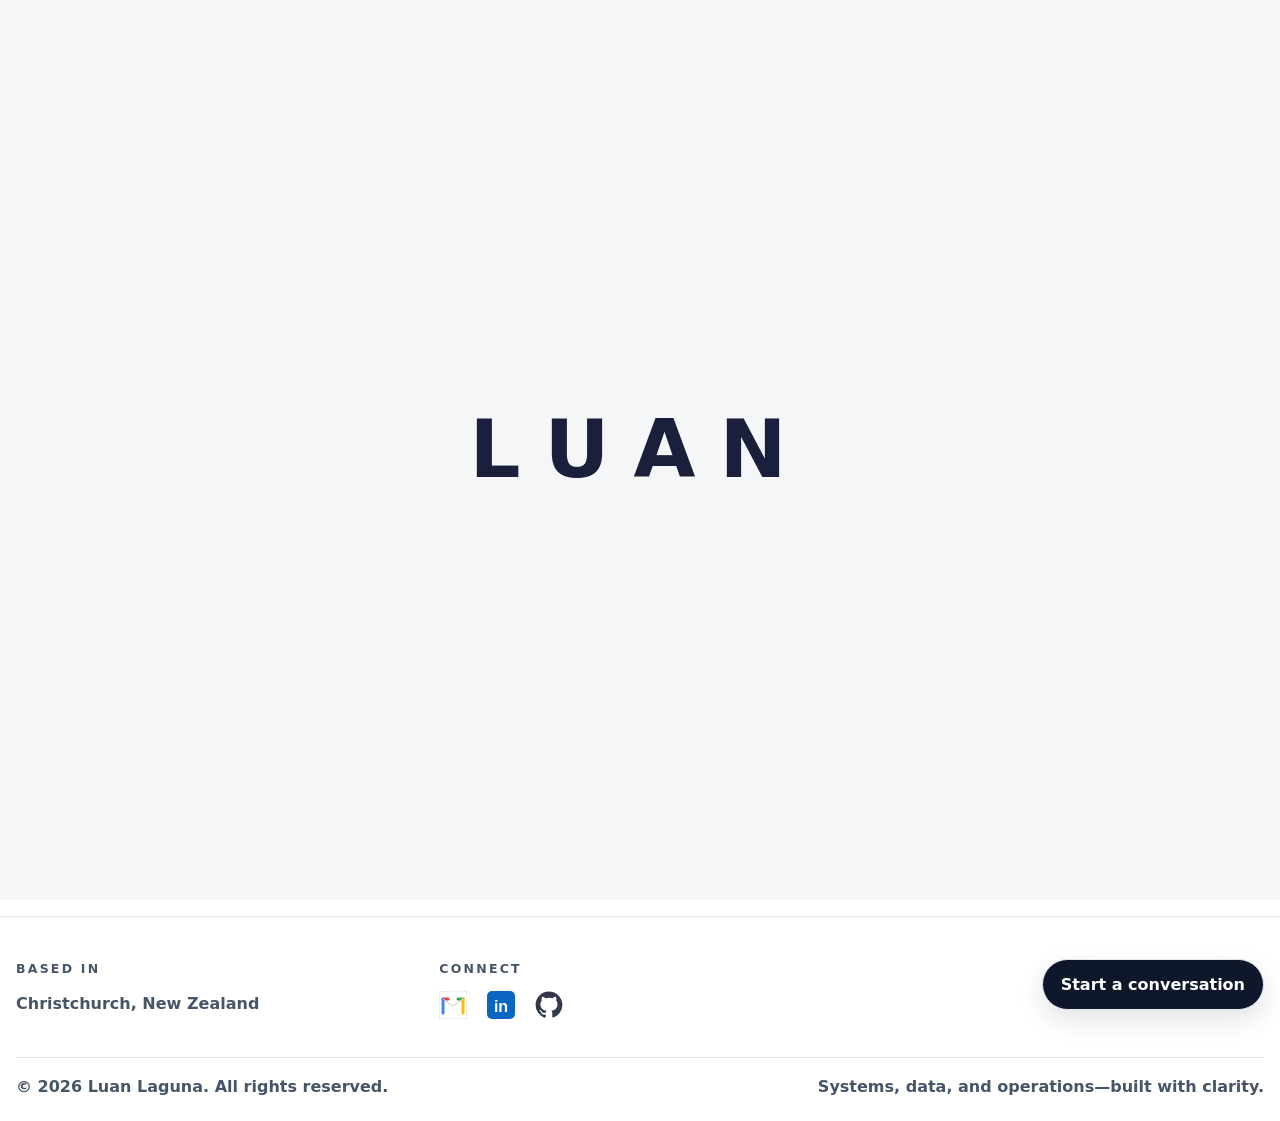
<file: contact.html>
﻿<!DOCTYPE html>
<html lang="en">
<head>
  <!-- Google tag (gtag.js) -->
  <script async src="https://www.googletagmanager.com/gtag/js?id=G-GKTQG36YTF"></script>
  <script>
    window.dataLayer = window.dataLayer || [];
    function gtag(){dataLayer.push(arguments);}
    gtag('js', new Date());
    gtag('config', 'G-GKTQG36YTF');
  </script>
  <meta charset="UTF-8" />
  <meta name="viewport" content="width=device-width, initial-scale=1" />
  <title>Contact | Luan Laguna</title>
  <link rel="stylesheet" href="style.css" />
</head>
<body>
  <header class="nav">
    <div class="container nav-inner">
      <a class="brand" href="index.html">Luan Laguna</a>
      <button class="nav-toggle" aria-label="Open menu" aria-expanded="false" aria-controls="site-nav">
        <span class="nav-toggle-bar"></span>
        <span class="nav-toggle-bar"></span>
        <span class="nav-toggle-bar"></span>
      </button>
    <nav id="site-nav" class="links" aria-label="Primary">
  <a href="index.html">Home</a>
  <a href="resume.html">Resume</a>
  <a href="projects.html">Projects</a>
  <a href="contact.html">Contact</a>
</nav>
    </div>
  </header>

  <main class="container page contact-page">

    <header class="contact-hero">
      <div class="contact-hero-left">
        <h1 class="contact-title">Contact</h1>
        <p class="contact-subtitle">
          I am always interested in conversations around business systems, process design, and digital transformation. Let's connect!
        </p>
      </div>
    </header>

    <section class="contact-grid">

      <!-- Left: optional small direct block (matches your style) -->
    <aside class="contact-direct card-soft">
  <h2 class="contact-direct-title">Direct</h2>

  <div class="direct-list">

  <!-- Email -->
  <a class="direct-item" href="mailto:luanlaguna7@gmail.com">

    <span class="direct-icon">
      <svg viewBox="0 0 24 24">
        <path d="M2 4h20v16H2V4zm10 7L4 6v12h16V6l-8 5z"/>
      </svg>
    </span>

    <span class="direct-meta">
      <span class="direct-label">Email</span>
      <span class="direct-value">luanlaguna7@gmail.com</span>
    </span>

  </a>


  <!-- LinkedIn -->
  <a class="direct-item" href="https://www.linkedin.com/in/luan-laguna-390032174/" target="_blank">

    <span class="direct-icon">
      <svg viewBox="0 0 24 24">
        <path d="M4.98 3.5C4.98 4.88 3.87 6 2.49 6S0 4.88 0 3.5 1.11 1 2.49 1 4.98 2.12 4.98 3.5zM.5 8h4V24h-4zM8 8h3.8v2.2h.05c.53-1 1.83-2.2 3.77-2.2 4.03 0 4.78 2.65 4.78 6.1V24h-4v-7.4c0-1.77-.03-4.05-2.47-4.05-2.47 0-2.85 1.93-2.85 3.92V24H8z"/>
      </svg>
    </span>

    <span class="direct-meta">
      <span class="direct-label">LinkedIn</span>
    </span>

  </a>


  <!-- GitHub -->
  <a class="direct-item" href="https://github.com/LuanLaguna" target="_blank">

    <span class="direct-icon">
      <svg viewBox="0 0 24 24">
        <path d="M12 .5C5.65.5.5 5.65.5 12a11.5 11.5 0 0 0 7.87 10.94c.58.1.79-.25.79-.56v-2.17c-3.2.7-3.88-1.54-3.88-1.54-.52-1.33-1.27-1.69-1.27-1.69-1.04-.71.08-.69.08-.69 1.15.08 1.76 1.18 1.76 1.18 1.02 1.76 2.68 1.25 3.33.96.1-.74.4-1.25.73-1.54-2.55-.29-5.23-1.28-5.23-5.69 0-1.26.45-2.3 1.18-3.12-.12-.29-.51-1.45.11-3.03 0 0 .96-.31 3.15 1.19a10.9 10.9 0 0 1 5.73 0c2.19-1.5 3.15-1.19 3.15-1.19.62 1.58.23 2.74.11 3.03.73.82 1.18 1.86 1.18 3.12 0 4.42-2.69 5.39-5.25 5.67.41.35.77 1.04.77 2.1v3.11c0 .31.21.67.8.56A11.5 11.5 0 0 0 23.5 12C23.5 5.65 18.35.5 12 .5z"/>
      </svg>
    </span>

    <span class="direct-meta">
      <span class="direct-label">GitHub</span>
    </span>

  </a>

</div>
</aside>

      <!-- Right: form (Wix-like) -->
      <section class="contact-form-wrap card-soft" aria-label="Contact form">

        <!--
          IMPORTANT:
          Este form NAO envia sozinho sem backend.
          Se quiser "enviar de verdade", depois a gente conecta em Formspree / Netlify Forms.
        -->
        <form class="contact-form" action="https://formsubmit.co/luanlaguna7@gmail.com" method="POST">
          <input type="hidden" name="_subject" value="New portfolio contact message" />
          <input type="hidden" name="_captcha" value="false" />
          <input type="text" name="_honey" style="display:none" tabindex="-1" autocomplete="off" />
          <input type="hidden" name="_next" value="https://luanlaguna.github.io/LuanPortifolio/contact.html?sent=1" />

          <div class="form-row two">
            <div class="field">
              <label for="firstName">First Name <span aria-hidden="true">*</span></label>
              <input id="firstName" name="firstName" type="text" required />
            </div>

            <div class="field">
              <label for="lastName">Last Name <span aria-hidden="true">*</span></label>
              <input id="lastName" name="lastName" type="text" required />
            </div>
          </div>

          <div class="form-row two">
            <div class="field">
              <label for="email">Email <span aria-hidden="true">*</span></label>
              <input id="email" name="email" type="email" required />
            </div>

            <div class="field">
              <label for="subject">Subject</label>
              <input id="subject" name="subject" type="text" />
            </div>
          </div>

          <div class="form-row">
            <div class="field">
              <label for="message">Message</label>
              <textarea id="message" name="message" rows="7" required></textarea>
            </div>
          </div>

          <button class="contact-submit" type="submit">Submit</button>
        </form>

      </section>

    </section>

  </main>

  <footer class="footer-pro">
  <div class="container footer-pro-inner">

    <div class="footer-pro-grid">
      <!-- Get in touch -->
      <div class="footer-block">
        <div class="footer-kicker">BASED IN</div>
        <div class="footer-text">
          <div class="footer-muted">Christchurch, New Zealand</div>
        </div>
      </div>

      <!-- Connect -->
       <div class="footer-block">
  <div class="footer-kicker">Connect</div>

  <div class="footer-social">

    <a href="mailto:luanlaguna7@gmail.com" aria-label="Gmail">
<svg width="28" height="28" viewBox="0 0 28 28" xmlns="http://www.w3.org/2000/svg">
  <rect width="28" height="28" rx="3" fill="white" stroke="#e0e0e0" stroke-width="1"/>
  <path d="M4 8 L14 16 L24 8" fill="none" stroke="#ccc" stroke-width="1"/>
  <path d="M4 8 L4 22 L24 22 L24 8 L14 16 Z" fill="white" stroke="none"/>
  <path d="M4 8 L14 16 L24 8" fill="none" stroke="#ccc" stroke-width="0.5"/>
  <path d="M4 8 L9 8 L14 13 L19 8 L24 8 L24 22 L4 22 Z" fill="white"/>
  <path d="M4 8 L9 8" stroke="#EA4335" stroke-width="3" stroke-linecap="round"/>
  <path d="M19 8 L24 8" stroke="#34A853" stroke-width="3" stroke-linecap="round"/>
  <path d="M4 8 L4 22" stroke="#4285F4" stroke-width="3" stroke-linecap="round"/>
  <path d="M24 8 L24 22" stroke="#FBBC05" stroke-width="3" stroke-linecap="round"/>
  <path d="M4 8 L14 15 L24 8" fill="none" stroke="#ccc" stroke-width="1"/>
</svg>
</a>

    <a href="https://www.linkedin.com/in/luan-laguna-390032174/" target="_blank" aria-label="LinkedIn">
<svg width="28" height="28" viewBox="0 0 28 28" xmlns="http://www.w3.org/2000/svg">
  <rect width="28" height="28" rx="5" fill="#0A66C2"/>
  <text x="14" y="21" text-anchor="middle" font-family="Arial, sans-serif" font-size="16" font-weight="700" fill="white">in</text>
</svg>
</a>

    <a href="https://github.com/LuanLaguna" target="_blank" rel="noopener" aria-label="GitHub" class="tooltip-wrap" data-tooltip="GitHub">

      <svg viewBox="0 0 24 24" class="social-icon">
        <path d="M12 .5C5.65.5.5 5.65.5 12a11.5 11.5 0 0 0 7.87 10.94c.58.1.79-.25.79-.56v-2.17c-3.2.7-3.88-1.54-3.88-1.54-.52-1.33-1.27-1.69-1.27-1.69-1.04-.71.08-.69.08-.69 1.15.08 1.76 1.18 1.76 1.18 1.02 1.76 2.68 1.25 3.33.96.1-.74.4-1.25.73-1.54-2.55-.29-5.23-1.28-5.23-5.69 0-1.26.45-2.3 1.18-3.12-.12-.29-.51-1.45.11-3.03 0 0 .96-.31 3.15 1.19a10.9 10.9 0 0 1 5.73 0c2.19-1.5 3.15-1.19 3.15-1.19.62 1.58.23 2.74.11 3.03.73.82 1.18 1.86 1.18 3.12 0 4.42-2.69 5.39-5.25 5.67.41.35.77 1.04.77 2.1v3.11c0 .31.21.67.8.56A11.5 11.5 0 0 0 23.5 12C23.5 5.65 18.35.5 12 .5z"/>
      </svg>

    </a>

  </div>
      </div>

      <!-- CTA -->
      <div class="footer-cta">
        <a class="footer-cta-btn" href="contact.html">
          Start a conversation
        </a>
      </div>
    </div>

    <div class="footer-bottom">
      <div class="footer-copy">&copy; 2026 Luan Laguna. All rights reserved.</div>
      <div class="footer-tagline">Systems, data, and operations&mdash;built with clarity.</div>
    </div>

  </div>
</footer>
<button class="back-to-top" type="button" aria-label="Back to top">&#8593;</button>
<script>
  (function () {
    const btn = document.querySelector(".nav-toggle");
    const nav = document.querySelector("#site-nav");
    if (btn && nav) {
      btn.addEventListener("click", () => {
        const isOpen = nav.classList.toggle("is-open");
        btn.classList.toggle("is-active", isOpen);
        btn.setAttribute("aria-expanded", String(isOpen));
      });

      nav.addEventListener("click", (e) => {
        if (e.target.tagName === "A" && nav.classList.contains("is-open")) {
          nav.classList.remove("is-open");
          btn.classList.remove("is-active");
          btn.setAttribute("aria-expanded", "false");
        }
      });
    }

    const toTop = document.querySelector(".back-to-top");
    if (!toTop) return;
    const toggleToTop = () => {
      toTop.classList.toggle("is-visible", window.scrollY > 260);
    };
    window.addEventListener("scroll", toggleToTop, { passive: true });
    toTop.addEventListener("click", () => {
      window.scrollTo({ top: 0, behavior: "smooth" });
    });
    toggleToTop();
  })();
</script>
<script src="js/animations.js"></script>
</body>
</html>
</file>
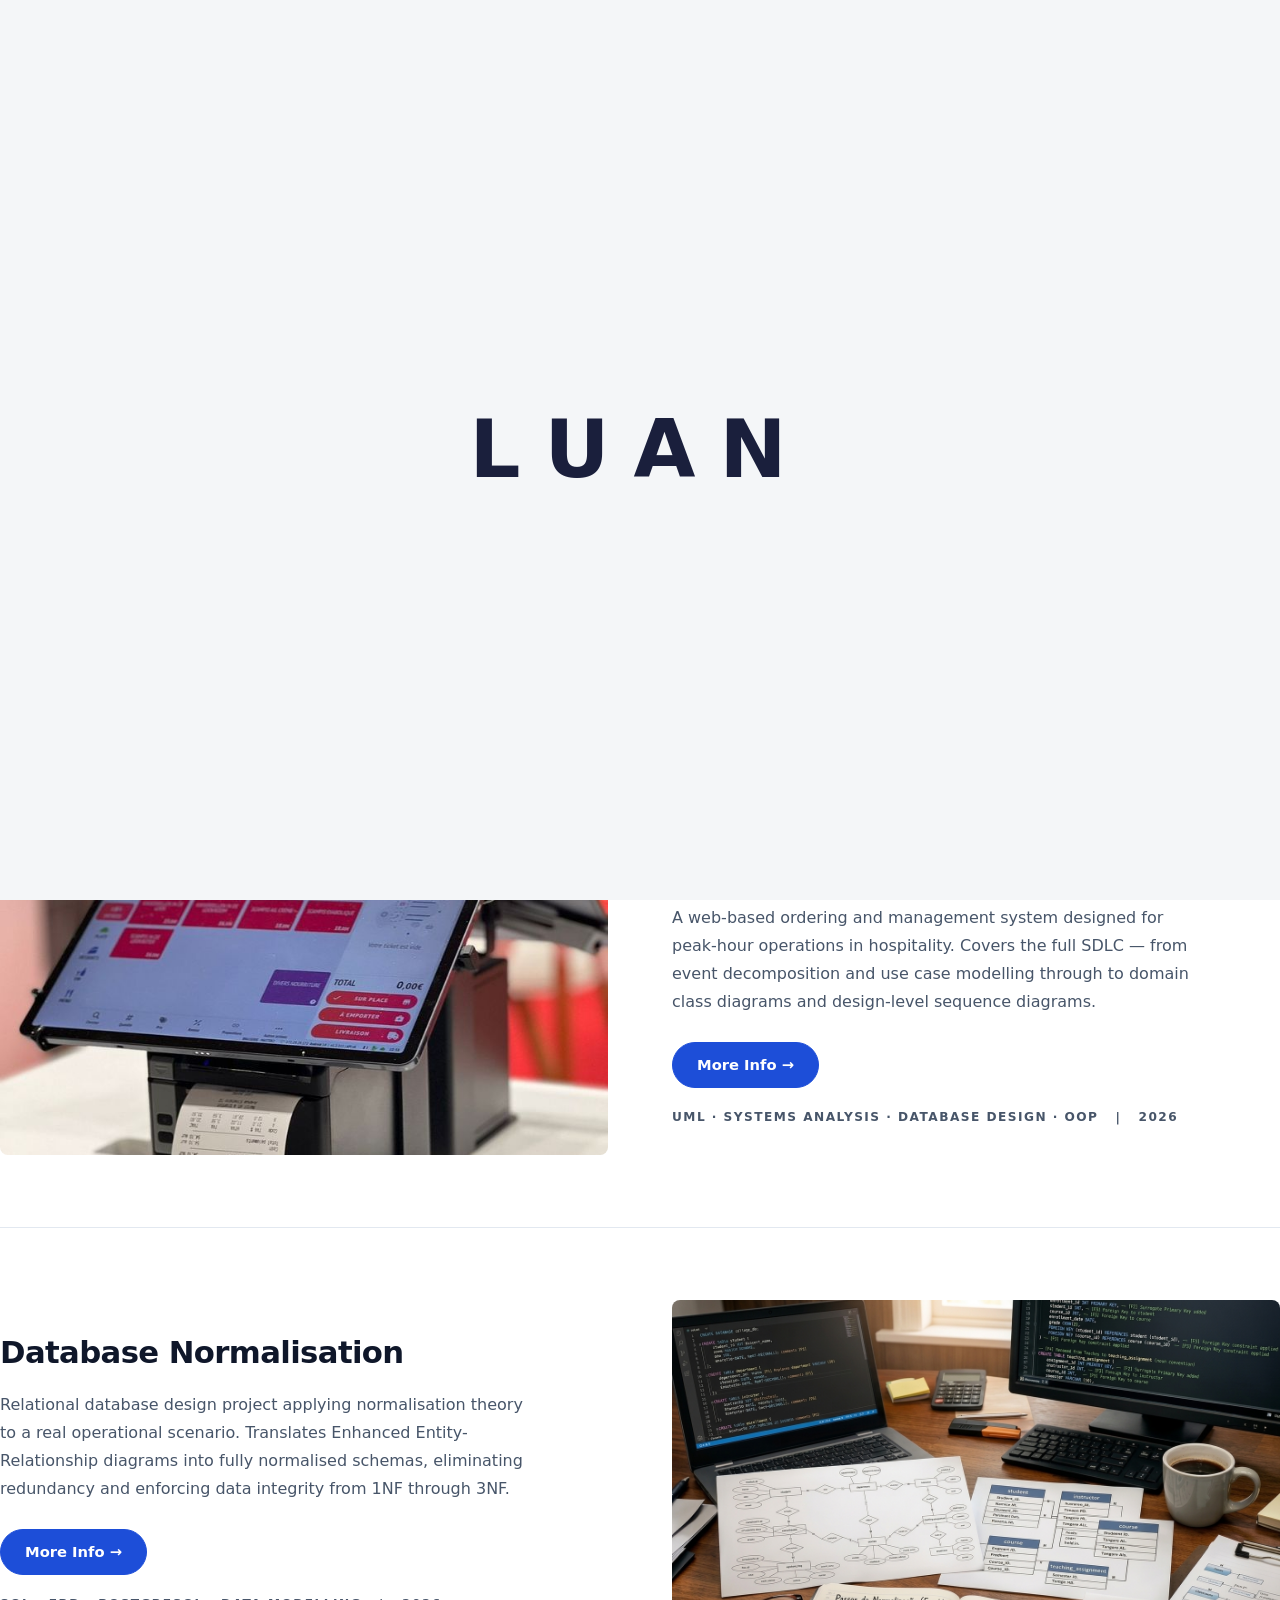
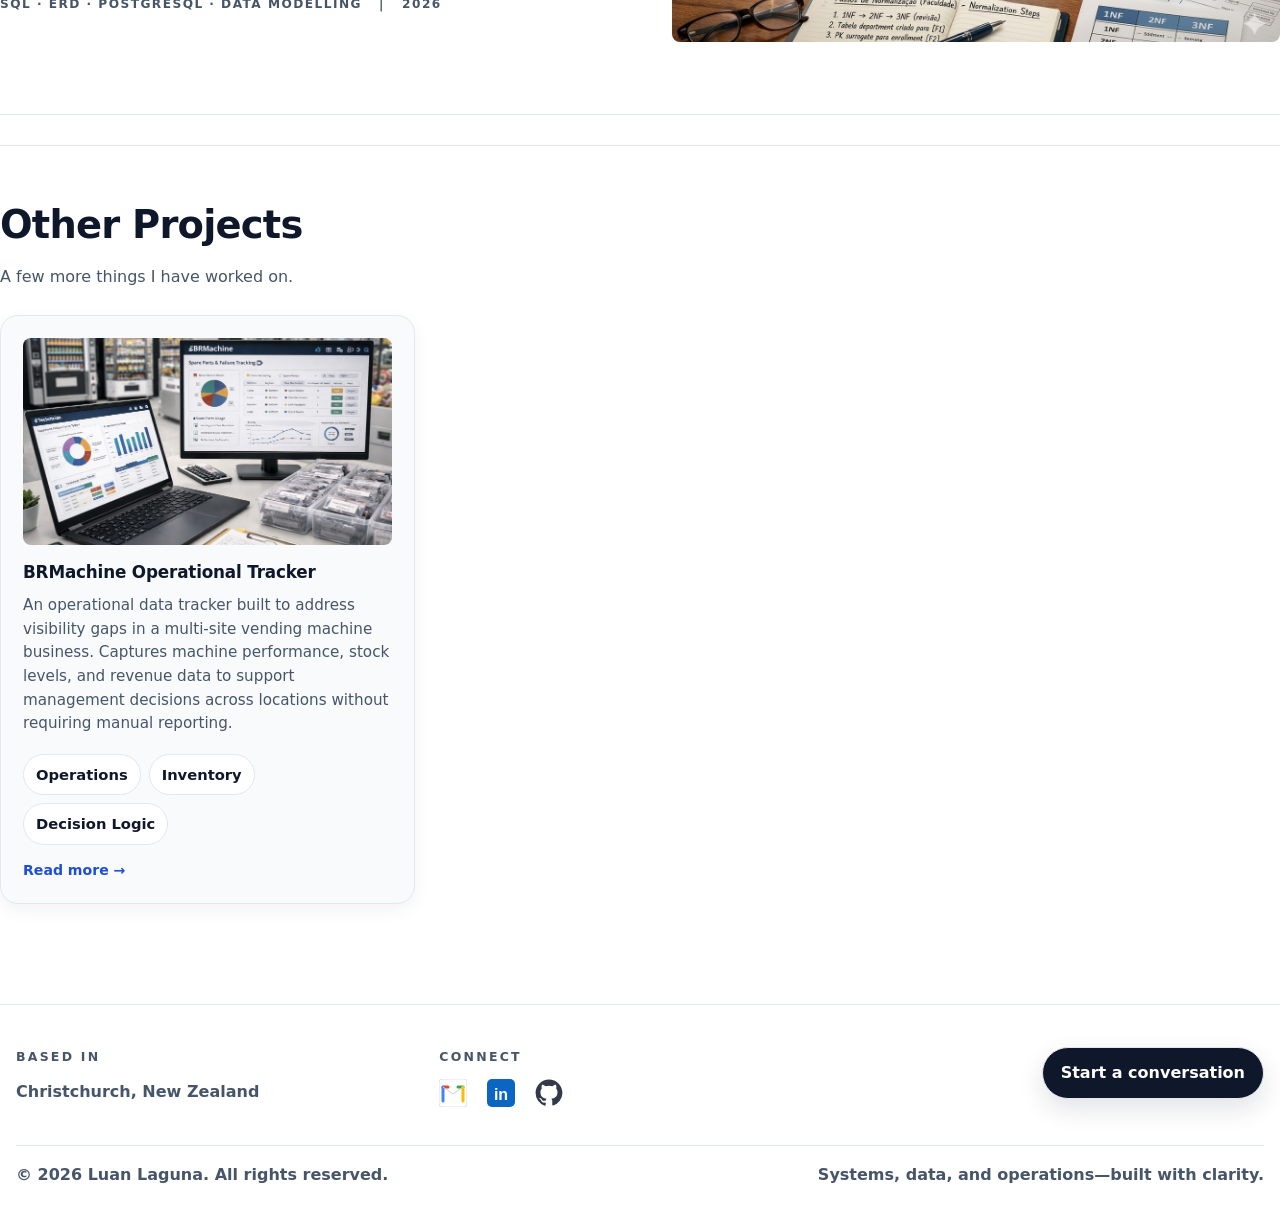
<file: projects.html>
<!DOCTYPE html>
<html lang="en">
<head>
  <script async src="https://www.googletagmanager.com/gtag/js?id=G-GKTQG36YTF"></script>
  <script>
    window.dataLayer = window.dataLayer || [];
    function gtag(){dataLayer.push(arguments);}
    gtag('js', new Date());
    gtag('config', 'G-GKTQG36YTF');
  </script>
  <meta charset="UTF-8" />
  <meta name="viewport" content="width=device-width, initial-scale=1" />
  <title>Projects | Luan Laguna</title>
  <link rel="stylesheet" href="style.css" />
</head>
<body>
  <header class="nav">
    <div class="container nav-inner">
      <a class="brand" href="index.html">Luan Laguna</a>
      <button class="nav-toggle" aria-label="Open menu" aria-expanded="false" aria-controls="site-nav">
        <span class="nav-toggle-bar"></span>
        <span class="nav-toggle-bar"></span>
        <span class="nav-toggle-bar"></span>
      </button>
      <nav id="site-nav" class="links" aria-label="Primary">
        <a href="index.html">Home</a>
        <a href="resume.html">Resume</a>
        <a href="projects.html">Projects</a>
        <a href="contact.html">Contact</a>
      </nav>
    </div>
  </header>

  <main class="container page projects-page">

    <!-- Hero with particle canvas -->
    <header class="projects-hero">
      <canvas id="particle-canvas" aria-hidden="true"></canvas>
      <h1 class="projects-title reveal">Projects</h1>
      <p class="projects-subtitle reveal">
        Selected work showcasing database modelling, process design, and operations analytics.
      </p>
    </header>

    <!-- ===== FEATURED PROJECTS ===== -->
    <section class="miro-projects" aria-label="Featured projects">

      <!-- 1: OpsQuery — text LEFT, image RIGHT -->
      <article class="miro-item">
        <div class="miro-text reveal">
          <h2 class="miro-title">OpsQuery</h2>
          <p class="miro-desc">
            An AI-powered natural language to SQL assistant built for Canterbury Dairy Co.
            Non-technical staff ask business questions in plain English and receive instant answers
            from a live operational database — no SQL or coding knowledge required.
          </p>
          <div class="miro-actions">
            <a href="projects/opsquery.html" class="miro-btn">More Info &rarr;</a>
            <a href="https://github.com/LuanLaguna/opsquery" target="_blank" rel="noopener" aria-label="View OpsQuery on GitHub" class="icon-btn">
              <svg viewBox="0 0 24 24" aria-hidden="true" fill="currentColor"><path d="M12 .5C5.65.5.5 5.65.5 12a11.5 11.5 0 0 0 7.87 10.94c.58.1.79-.25.79-.56v-2.17c-3.2.7-3.88-1.54-3.88-1.54-.52-1.33-1.27-1.69-1.27-1.69-1.04-.71.08-.69.08-.69 1.15.08 1.76 1.18 1.76 1.18 1.02 1.76 2.68 1.25 3.33.96.1-.74.4-1.25.73-1.54-2.55-.29-5.23-1.28-5.23-5.69 0-1.26.45-2.3 1.18-3.12-.12-.29-.51-1.45.11-3.03 0 0 .96-.31 3.15 1.19a10.9 10.9 0 0 1 5.73 0c2.19-1.5 3.15-1.19 3.15-1.19.62 1.58.23 2.74.11 3.03.73.82 1.18 1.86 1.18 3.12 0 4.42-2.69 5.39-5.25 5.67.41.35.77 1.04.77 2.1v3.11c0 .31.21.67.8.56A11.5 11.5 0 0 0 23.5 12C23.5 5.65 18.35.5 12 .5z"/></svg>
            </a>
          </div>
          <div class="miro-meta">PYTHON &middot; POSTGRESQL &middot; STREAMLIT &middot; AI &nbsp;&nbsp;|&nbsp;&nbsp; 2025</div>
        </div>
        <div class="miro-visual reveal">
          <div class="proj-img-wrap">
            <img src="assets/projects/opsquery-fluxogramcapa.png" alt="OpsQuery project" style="object-fit: contain; object-position: center; background-color: #f8f9fc; width: 100%; height: 100%;" />
          </div>
        </div>
      </article>

      <!-- 2: Restaurant Platform — image LEFT, text RIGHT -->
      <article class="miro-item miro-flip">
        <div class="miro-text reveal">
          <h2 class="miro-title">Restaurant Ordering Platform</h2>
          <p class="miro-desc">
            A web-based ordering and management system designed for peak-hour operations in
            hospitality. Covers the full SDLC — from event decomposition and use case modelling
            through to domain class diagrams and design-level sequence diagrams.
          </p>
          <div class="miro-actions">
            <a href="projects/restaurant-platform.html" class="miro-btn">More Info &rarr;</a>
          </div>
          <div class="miro-meta">UML &middot; SYSTEMS ANALYSIS &middot; DATABASE DESIGN &middot; OOP &nbsp;&nbsp;|&nbsp;&nbsp; 2026</div>
        </div>
        <div class="miro-visual reveal">
          <div class="proj-img-wrap">
            <img src="assets/projects/restaurant-capa.jpg" alt="Restaurant ordering platform project diagram" />
          </div>
        </div>
      </article>

      <!-- 3: Database Normalisation — text LEFT, image RIGHT -->
      <article class="miro-item">
        <div class="miro-text reveal">
          <h2 class="miro-title">Database Normalisation</h2>
          <p class="miro-desc">
            Relational database design project applying normalisation theory to a real operational
            scenario. Translates Enhanced Entity-Relationship diagrams into fully normalised schemas,
            eliminating redundancy and enforcing data integrity from 1NF through 3NF.
          </p>
          <div class="miro-actions">
            <a href="projects/database-normalisation.html" class="miro-btn">More Info &rarr;</a>
          </div>
          <div class="miro-meta">SQL &middot; ERD &middot; POSTGRESQL &middot; DATA MODELLING &nbsp;&nbsp;|&nbsp;&nbsp; 2026</div>
        </div>
        <div class="miro-visual reveal">
          <div class="proj-img-wrap">
            <img src="assets/projects/DataNormalization_capa.png" alt="Database normalisation diagram" style="object-fit: cover; object-position: center; width: 100%;" />
          </div>
        </div>
      </article>

    </section>

    <!-- ===== OTHER PROJECTS ===== -->
    <section class="archive-section" aria-label="Other projects">
      <h2 class="archive-section-title reveal">Other Projects</h2>
      <p class="archive-section-sub reveal">A few more things I have worked on.</p>

      <div class="archive-grid">

        <article class="archive-card reveal">
          <div class="archive-icon proj-img-wrap" aria-hidden="true" style="padding: 0; background: none; border-radius: 8px; width: 100%; height: auto;"><img src="assets/projects/brmachine-dashboard.jpg" alt="BRMachine Dashboard" style="display:block;" /></div>
          <h3 class="archive-card-title">BRMachine Operational Tracker</h3>
          <p class="archive-card-desc">An operational data tracker built to address visibility gaps in a multi-site vending machine business. Captures machine performance, stock levels, and revenue data to support management decisions across locations without requiring manual reporting.</p>
          <div class="archive-tags">
            <span class="tag">Operations</span>
            <span class="tag">Inventory</span>
            <span class="tag">Decision Logic</span>
          </div>
          <a href="projects/brmachine.html" class="archive-read-more">Read more &rarr;</a>
        </article>

      </div>
    </section>

  </main>

  <footer class="footer-pro">
    <div class="container footer-pro-inner">
      <div class="footer-pro-grid">
        <div class="footer-block reveal">
          <div class="footer-kicker">BASED IN</div>
          <div class="footer-text">
            <div class="footer-muted">Christchurch, New Zealand</div>
          </div>
        </div>
        <div class="footer-block reveal">
          <div class="footer-kicker">Connect</div>
          <div class="footer-social">
            <a href="mailto:luanlaguna7@gmail.com" aria-label="Gmail">
<svg width="28" height="28" viewBox="0 0 28 28" xmlns="http://www.w3.org/2000/svg">
  <rect width="28" height="28" rx="3" fill="white" stroke="#e0e0e0" stroke-width="1"/>
  <path d="M4 8 L14 16 L24 8" fill="none" stroke="#ccc" stroke-width="1"/>
  <path d="M4 8 L4 22 L24 22 L24 8 L14 16 Z" fill="white" stroke="none"/>
  <path d="M4 8 L14 16 L24 8" fill="none" stroke="#ccc" stroke-width="0.5"/>
  <path d="M4 8 L9 8 L14 13 L19 8 L24 8 L24 22 L4 22 Z" fill="white"/>
  <path d="M4 8 L9 8" stroke="#EA4335" stroke-width="3" stroke-linecap="round"/>
  <path d="M19 8 L24 8" stroke="#34A853" stroke-width="3" stroke-linecap="round"/>
  <path d="M4 8 L4 22" stroke="#4285F4" stroke-width="3" stroke-linecap="round"/>
  <path d="M24 8 L24 22" stroke="#FBBC05" stroke-width="3" stroke-linecap="round"/>
  <path d="M4 8 L14 15 L24 8" fill="none" stroke="#ccc" stroke-width="1"/>
</svg>
</a>
            <a href="https://www.linkedin.com/in/luan-laguna-390032174/" target="_blank" aria-label="LinkedIn">
<svg width="28" height="28" viewBox="0 0 28 28" xmlns="http://www.w3.org/2000/svg">
  <rect width="28" height="28" rx="5" fill="#0A66C2"/>
  <text x="14" y="21" text-anchor="middle" font-family="Arial, sans-serif" font-size="16" font-weight="700" fill="white">in</text>
</svg>
</a>
            <a href="https://github.com/LuanLaguna" target="_blank" rel="noopener" aria-label="GitHub" class="tooltip-wrap" data-tooltip="GitHub">
              <svg viewBox="0 0 24 24" class="social-icon"><path d="M12 .5C5.65.5.5 5.65.5 12a11.5 11.5 0 0 0 7.87 10.94c.58.1.79-.25.79-.56v-2.17c-3.2.7-3.88-1.54-3.88-1.54-.52-1.33-1.27-1.69-1.27-1.69-1.04-.71.08-.69.08-.69 1.15.08 1.76 1.18 1.76 1.18 1.02 1.76 2.68 1.25 3.33.96.1-.74.4-1.25.73-1.54-2.55-.29-5.23-1.28-5.23-5.69 0-1.26.45-2.3 1.18-3.12-.12-.29-.51-1.45.11-3.03 0 0 .96-.31 3.15 1.19a10.9 10.9 0 0 1 5.73 0c2.19-1.5 3.15-1.19 3.15-1.19.62 1.58.23 2.74.11 3.03.73.82 1.18 1.86 1.18 3.12 0 4.42-2.69 5.39-5.25 5.67.41.35.77 1.04.77 2.1v3.11c0 .31.21.67.8.56A11.5 11.5 0 0 0 23.5 12C23.5 5.65 18.35.5 12 .5z"/></svg>
            </a>
          </div>
        </div>
        <div class="footer-cta reveal">
          <a class="footer-cta-btn" href="contact.html">Start a conversation</a>
        </div>
      </div>
      <div class="footer-bottom">
        <div class="footer-copy">&copy; 2026 Luan Laguna. All rights reserved.</div>
        <div class="footer-tagline">Systems, data, and operations&mdash;built with clarity.</div>
      </div>
    </div>
  </footer>

  <button class="back-to-top" type="button" aria-label="Back to top">&#8593;</button>

  <script>
    (function () {
      var btn = document.querySelector('.nav-toggle');
      var nav = document.querySelector('#site-nav');
      if (btn && nav) {
        btn.addEventListener('click', function () {
          var isOpen = nav.classList.toggle('is-open');
          btn.classList.toggle('is-active', isOpen);
          btn.setAttribute('aria-expanded', String(isOpen));
        });
        nav.addEventListener('click', function (e) {
          if (e.target.tagName === 'A' && nav.classList.contains('is-open')) {
            nav.classList.remove('is-open');
            btn.classList.remove('is-active');
            btn.setAttribute('aria-expanded', 'false');
          }
        });
      }
      var toTop = document.querySelector('.back-to-top');
      if (toTop) {
        var toggleTop = function () { toTop.classList.toggle('is-visible', window.scrollY > 260); };
        window.addEventListener('scroll', toggleTop, { passive: true });
        toTop.addEventListener('click', function () { window.scrollTo({ top: 0, behavior: 'smooth' }); });
        toggleTop();
      }
    })();
  </script>
  <script src="js/animations.js"></script>
</body>
</html>
</file>
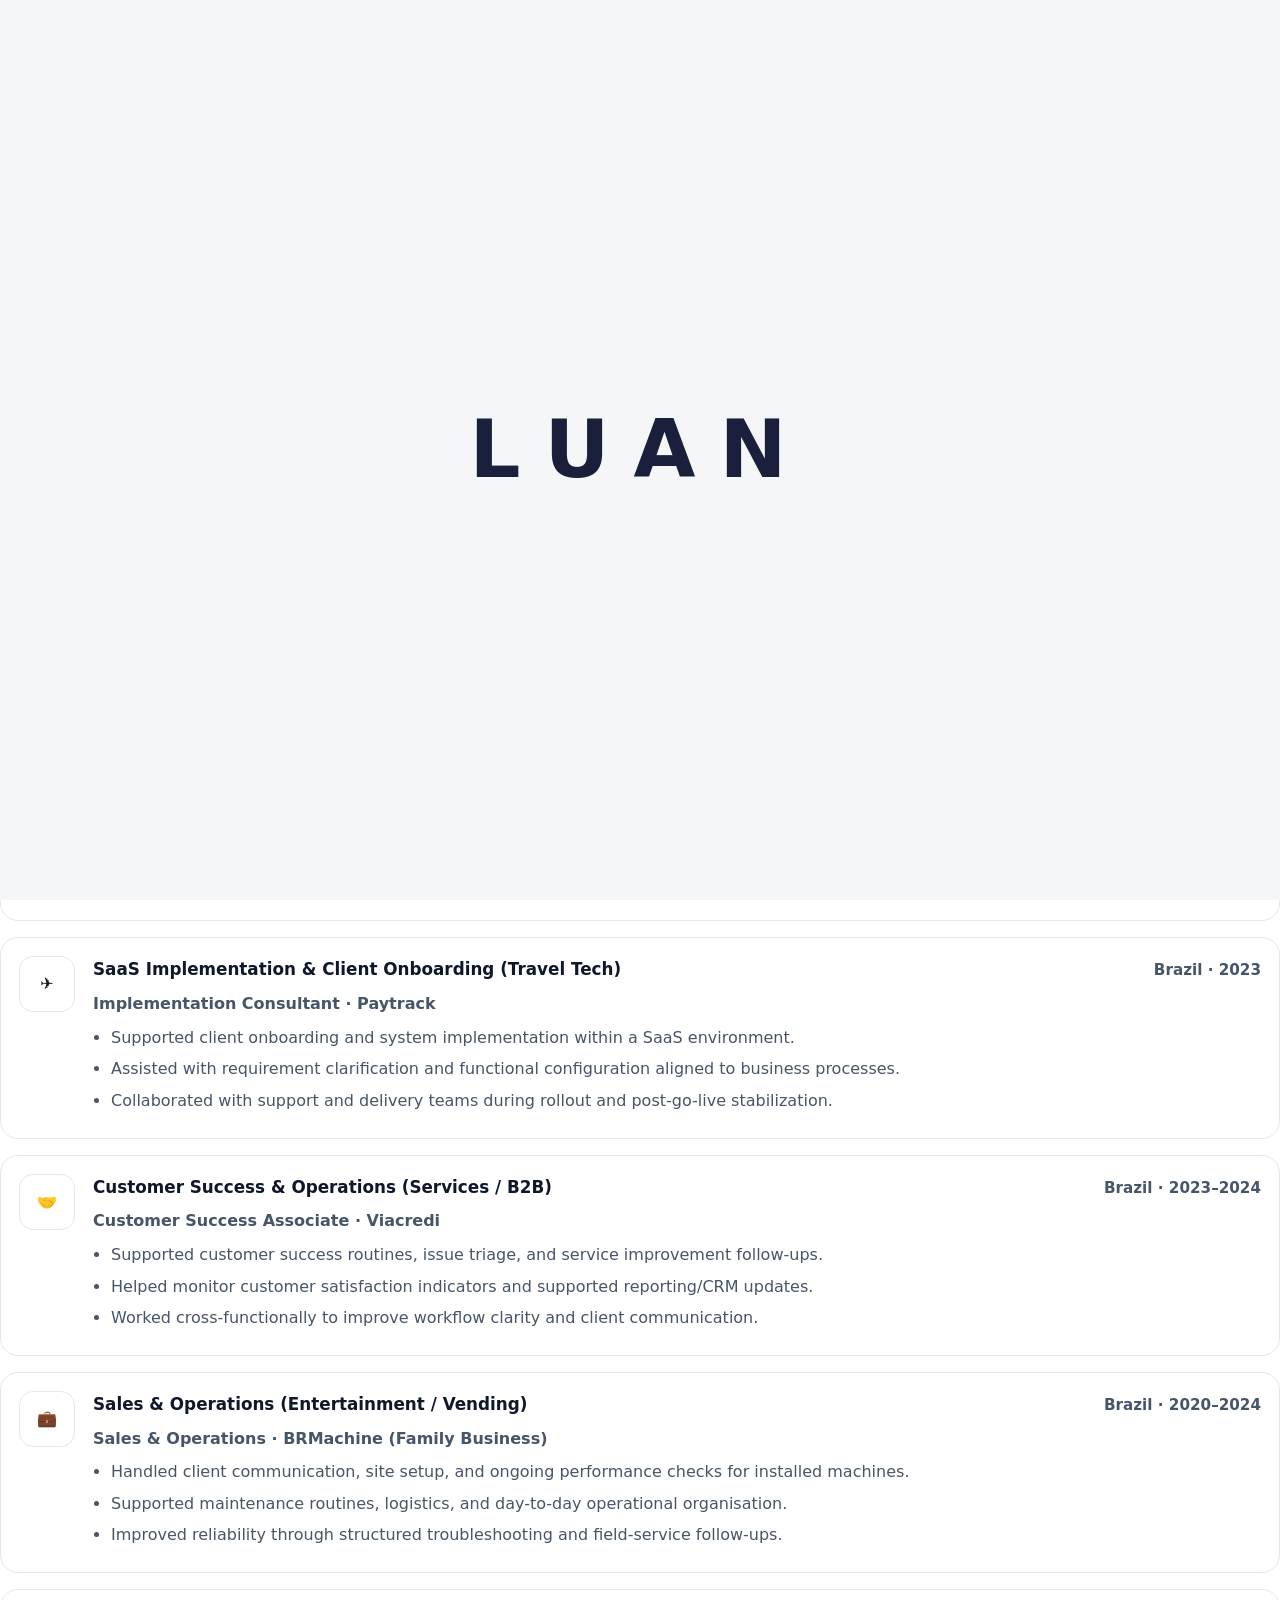
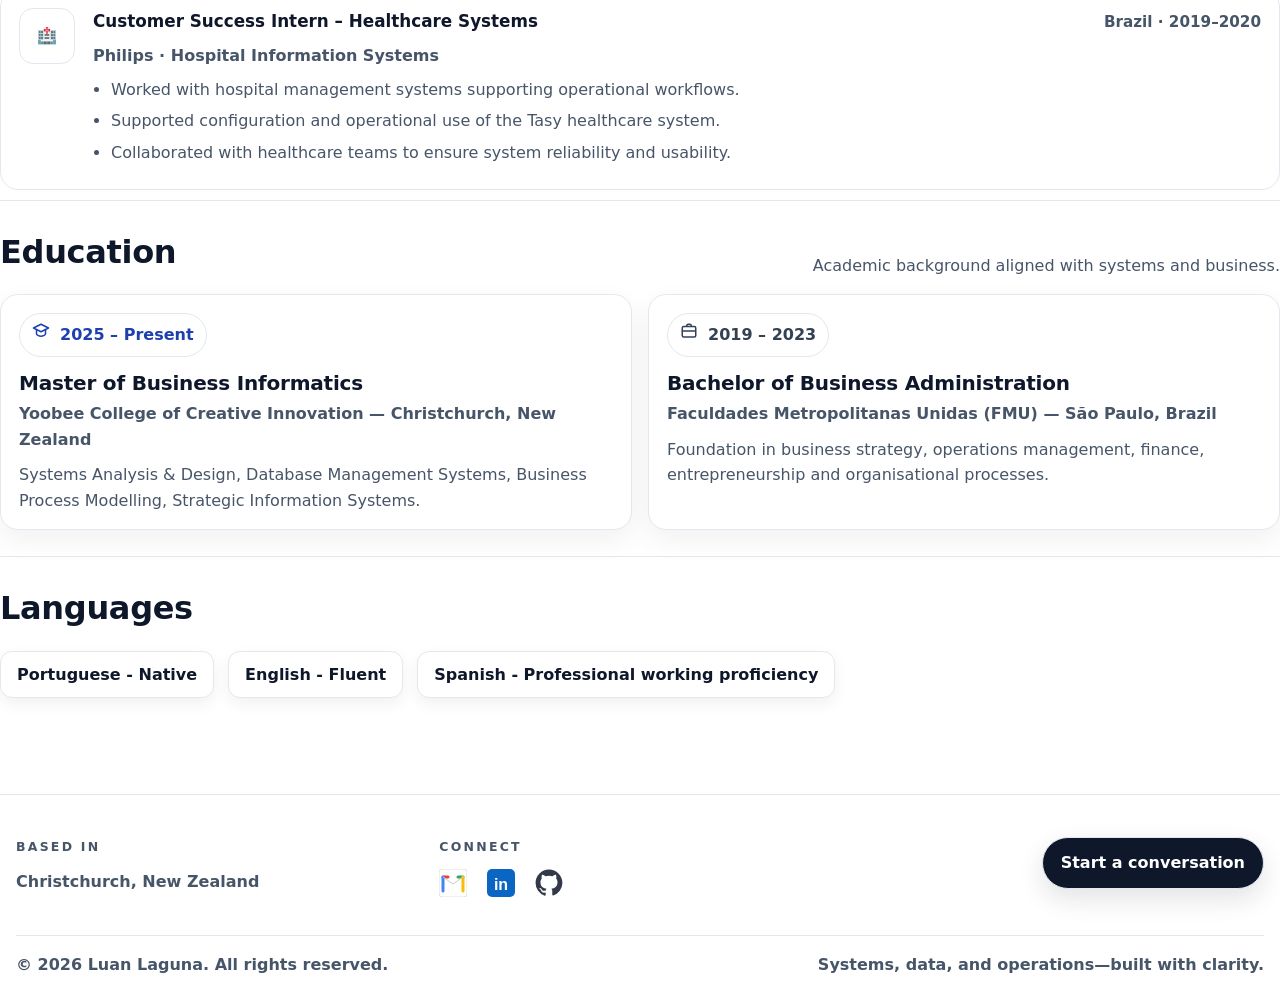
<file: resume.html>
﻿<!DOCTYPE html>
<html lang="en">
<head>
  <!-- Google tag (gtag.js) -->
  <script async src="https://www.googletagmanager.com/gtag/js?id=G-GKTQG36YTF"></script>
  <script>
    window.dataLayer = window.dataLayer || [];
    function gtag(){dataLayer.push(arguments);}
    gtag('js', new Date());
    gtag('config', 'G-GKTQG36YTF');
  </script>
  <meta charset="UTF-8" />
  <meta name="viewport" content="width=device-width, initial-scale=1" />
  <title>Resume | Luan Laguna</title>
  <link rel="stylesheet" href="style.css" />
</head>
<body>
  <header class="nav">
    <div class="container nav-inner">
      <a class="brand" href="index.html">Luan Laguna</a>
      <button class="nav-toggle" aria-label="Open menu" aria-expanded="false" aria-controls="site-nav">
        <span class="nav-toggle-bar"></span>
        <span class="nav-toggle-bar"></span>
        <span class="nav-toggle-bar"></span>
      </button>
     <nav id="site-nav" class="links" aria-label="Primary">
  <a href="index.html">Home</a>
  <a href="resume.html">Resume</a>
  <a href="projects.html">Projects</a>
  <a href="contact.html">Contact</a>
</nav>
    </div>
  </header>

<main class="container page resume-page">

 <header class="resume-hero">
  <div class="resume-hero-left">
    <h1 class="resume-title">Resume</h1>
    <p class="resume-subtitle">A snapshot of what I do best.</p>
  </div>
</header>

  <!-- Core Skills -->
<section class="skills-grid">
  <div class="skill-card">
    <div class="skill-pill pill-blue">Systems &amp; Analysis</div>
    <ul class="skill-list">
      <li>Business process mapping</li>
      <li>Requirements analysis</li>
      <li>System analysis &amp; design</li>
      <li>Workflow optimisation</li>
    </ul>
  </div>

  <div class="skill-card">
    <div class="skill-pill pill-slate">Data &amp; Systems</div>
    <ul class="skill-list">
      <li>SQL &amp; relational database concepts</li>
      <li>Database design (ER/EER)</li>
      <li>Data analysis &amp; interpretation</li>
      <li>Data visualisation (Power BI)</li>
    </ul>
  </div>

  <div class="skill-card">
    <div class="skill-pill pill-green">Operations</div>
    <ul class="skill-list">
      <li>Operational coordination</li>
      <li>Process improvement support</li>
      <li>Stakeholder communication</li>
      <li>Service-level consistency</li>
    </ul>
  </div>

  <div class="skill-card">
    <div class="skill-pill pill-amber">Tools &amp; Platforms</div>
    <ul class="skill-list">
      <li>Excel (advanced)</li>
      <li>Power BI</li>
      <li>Lucidchart / Draw.io</li>
      <li>Dynamics 365</li>
      <li>Salesforce</li>
    </ul>
  </div>
</section>

  <!-- Experience -->
  <section class="xp">
  <h2 class="xp-title">Professional Experience</h2>

<div class="xp-list">

<!-- 1 -->
<article class="xp-item">
 <div class="xp-icon" aria-hidden="true" title="Hospitality Management">
  &#127968;
</div>

  <div class="xp-body">
    <div class="xp-head">
      <div class="xp-role">Operations & Team Leadership (Hospitality)</div>
      <div class="xp-meta">New Zealand &middot; 2025</div>
    </div>

    <p class="xp-company">Assistant Manager &middot; MyLaundry</p>

    <ul class="xp-bullets">
      <li>Coordinated daily operations in a high-volume hospitality production environment.</li>
      <li>Managed shift workflow, stock monitoring, and service reliability across teams.</li>
      <li>Supported training, dispatch routines, and structured task prioritisation.</li>
    </ul>
  </div>
</article>

<!-- 2 -->
<article class="xp-item">
<div class="xp-icon" aria-hidden="true" title="Travel Tech">
  &#9992;&#65039;
</div>

  <div class="xp-body">
    <div class="xp-head">
      <div class="xp-role">SaaS Implementation & Client Onboarding (Travel Tech)</div>
      <div class="xp-meta">Brazil &middot; 2023</div>
    </div>

    <p class="xp-company">Implementation Consultant &middot; Paytrack</p>

    <ul class="xp-bullets">
      <li>Supported client onboarding and system implementation within a SaaS environment.</li>
      <li>Assisted with requirement clarification and functional configuration aligned to business processes.</li>
      <li>Collaborated with support and delivery teams during rollout and post-go-live stabilization.</li>
    </ul>
  </div>
</article>

<!-- 3 -->
<article class="xp-item">
  <div class="xp-icon" aria-hidden="true" title="Customer Success">
  &#129309;
</div>

  <div class="xp-body">
    <div class="xp-head">
      <div class="xp-role">Customer Success & Operations (Services / B2B)</div>
      <div class="xp-meta">Brazil &middot; 2023&ndash;2024</div>
    </div>

    <p class="xp-company">Customer Success Associate &middot; Viacredi</p>

    <ul class="xp-bullets">
      <li>Supported customer success routines, issue triage, and service improvement follow-ups.</li>
      <li>Helped monitor customer satisfaction indicators and supported reporting/CRM updates.</li>
      <li>Worked cross-functionally to improve workflow clarity and client communication.</li>
    </ul>
  </div>
</article>

<!-- 4 -->
<article class="xp-item">
   <div class="xp-icon" aria-hidden="true" title="Hospitality Management">
  &#128188;
</div>

  <div class="xp-body">
    <div class="xp-head">
      <div class="xp-role">Sales & Operations (Entertainment / Vending)</div>
      <div class="xp-meta">Brazil &middot; 2020&ndash;2024</div>
    </div>

    <p class="xp-company">Sales & Operations &middot; BRMachine (Family Business)</p>

    <ul class="xp-bullets">
      <li>Handled client communication, site setup, and ongoing performance checks for installed machines.</li>
      <li>Supported maintenance routines, logistics, and day-to-day operational organisation.</li>
      <li>Improved reliability through structured troubleshooting and field-service follow-ups.</li>
    </ul>
  </div>
</article>

<article class="xp-item">
  <div class="xp-icon" aria-hidden="true" title="Healthcare Systems">
    &#127973;
  </div>

  <div class="xp-body">
    <div class="xp-head">
      <div class="xp-role">Customer Success Intern &ndash; Healthcare Systems</div>
      <div class="xp-meta">Brazil &middot; 2019&ndash;2020</div>
    </div>

    <p class="xp-company">Philips &middot; Hospital Information Systems</p>

    <ul class="xp-bullets">
      <li>Worked with hospital management systems supporting operational workflows.</li>
      <li>Supported configuration and operational use of the Tasy healthcare system.</li>
      <li>Collaborated with healthcare teams to ensure system reliability and usability.</li>
    </ul>
  </div>
</article>

</div>
</section>

  <!-- Education -->
  <section class="resume-section">
    <div class="section-head">
      <h2 class="section-title">Education</h2>
      <p class="section-note">Academic background aligned with systems and business.</p>
    </div>

    <div class="grid-2">
      <div class="resume-card">
        <div class="card-top">
          <span class="badge badge-blue">
            <span class="icon" aria-hidden="true">
              <!-- cap icon -->
              <svg viewBox="0 0 24 24" fill="none">
                <path d="M12 3l10 5-10 5L2 8l10-5z" stroke="currentColor" stroke-width="2" stroke-linejoin="round"/>
                <path d="M6 10v6c0 1 3 3 6 3s6-2 6-3v-6" stroke="currentColor" stroke-width="2"/>
              </svg>
            </span>
            2025 &ndash; Present
          </span>
        </div>
        <h3 class="t-role">Master of Business Informatics</h3>
        <div class="t-meta">Yoobee College of Creative Innovation &mdash; Christchurch, New Zealand</div>
        <p class="para-muted">Systems Analysis & Design, Database Management Systems, Business Process Modelling, Strategic Information Systems.</p>
      </div>

      <div class="resume-card">
        <div class="card-top">
          <span class="badge badge-slate">
            <span class="icon" aria-hidden="true">
              <!-- briefcase icon -->
              <svg viewBox="0 0 24 24" fill="none">
                <path d="M9 6V5a2 2 0 0 1 2-2h2a2 2 0 0 1 2 2v1" stroke="currentColor" stroke-width="2"/>
                <rect x="3" y="6" width="18" height="14" rx="2" stroke="currentColor" stroke-width="2"/>
                <path d="M3 12h18" stroke="currentColor" stroke-width="2"/>
              </svg>
            </span>
            2019 &ndash; 2023
          </span>
        </div>
        <h3 class="t-role">Bachelor of Business Administration</h3>
        <div class="t-meta">Faculdades Metropolitanas Unidas (FMU) &mdash; S&atilde;o Paulo, Brazil</div>
        <p class="para-muted">Foundation in business strategy, operations management, finance, entrepreneurship and organisational processes.</p>
      </div>
    </div>
  </section>
<!-- Languages -->
<section class="resume-section">
  <div class="section-head">
    <h2 class="section-title">Languages</h2>
  </div>

  <div class="languages-pills">
    <span class="language-pill">Portuguese - Native</span>
    <span class="language-pill">English - Fluent</span>
    <span class="language-pill">Spanish - Professional working proficiency</span>
  </div>
</section>


</main> 

  <footer class="footer-pro">
  <div class="container footer-pro-inner">

    <div class="footer-pro-grid">
      <!-- Get in touch -->
      <div class="footer-block">
        <div class="footer-kicker">BASED IN</div>
        <div class="footer-text">
          <div class="footer-muted">Christchurch, New Zealand</div>
        </div>
      </div>

      <!-- Connect -->
     <div class="footer-block">
  <div class="footer-kicker">Connect</div>

  <div class="footer-social">

    <a href="mailto:luanlaguna7@gmail.com" aria-label="Gmail">
<svg width="28" height="28" viewBox="0 0 28 28" xmlns="http://www.w3.org/2000/svg">
  <rect width="28" height="28" rx="3" fill="white" stroke="#e0e0e0" stroke-width="1"/>
  <path d="M4 8 L14 16 L24 8" fill="none" stroke="#ccc" stroke-width="1"/>
  <path d="M4 8 L4 22 L24 22 L24 8 L14 16 Z" fill="white" stroke="none"/>
  <path d="M4 8 L14 16 L24 8" fill="none" stroke="#ccc" stroke-width="0.5"/>
  <path d="M4 8 L9 8 L14 13 L19 8 L24 8 L24 22 L4 22 Z" fill="white"/>
  <path d="M4 8 L9 8" stroke="#EA4335" stroke-width="3" stroke-linecap="round"/>
  <path d="M19 8 L24 8" stroke="#34A853" stroke-width="3" stroke-linecap="round"/>
  <path d="M4 8 L4 22" stroke="#4285F4" stroke-width="3" stroke-linecap="round"/>
  <path d="M24 8 L24 22" stroke="#FBBC05" stroke-width="3" stroke-linecap="round"/>
  <path d="M4 8 L14 15 L24 8" fill="none" stroke="#ccc" stroke-width="1"/>
</svg>
</a>

    <a href="https://www.linkedin.com/in/luan-laguna-390032174/" target="_blank" aria-label="LinkedIn">
<svg width="28" height="28" viewBox="0 0 28 28" xmlns="http://www.w3.org/2000/svg">
  <rect width="28" height="28" rx="5" fill="#0A66C2"/>
  <text x="14" y="21" text-anchor="middle" font-family="Arial, sans-serif" font-size="16" font-weight="700" fill="white">in</text>
</svg>
</a>

    <a href="https://github.com/LuanLaguna" target="_blank" rel="noopener" aria-label="GitHub" class="tooltip-wrap" data-tooltip="GitHub">

      <svg viewBox="0 0 24 24" class="social-icon">
        <path d="M12 .5C5.65.5.5 5.65.5 12a11.5 11.5 0 0 0 7.87 10.94c.58.1.79-.25.79-.56v-2.17c-3.2.7-3.88-1.54-3.88-1.54-.52-1.33-1.27-1.69-1.27-1.69-1.04-.71.08-.69.08-.69 1.15.08 1.76 1.18 1.76 1.18 1.02 1.76 2.68 1.25 3.33.96.1-.74.4-1.25.73-1.54-2.55-.29-5.23-1.28-5.23-5.69 0-1.26.45-2.3 1.18-3.12-.12-.29-.51-1.45.11-3.03 0 0 .96-.31 3.15 1.19a10.9 10.9 0 0 1 5.73 0c2.19-1.5 3.15-1.19 3.15-1.19.62 1.58.23 2.74.11 3.03.73.82 1.18 1.86 1.18 3.12 0 4.42-2.69 5.39-5.25 5.67.41.35.77 1.04.77 2.1v3.11c0 .31.21.67.8.56A11.5 11.5 0 0 0 23.5 12C23.5 5.65 18.35.5 12 .5z"/>
      </svg>

    </a>

  </div>
</div>

      <!-- CTA -->
      <div class="footer-cta">
        <a class="footer-cta-btn" href="contact.html">
          Start a conversation
        </a>
      </div>
    </div>

    <div class="footer-bottom">
      <div class="footer-copy">&copy; 2026 Luan Laguna. All rights reserved.</div>
      <div class="footer-tagline">Systems, data, and operations&mdash;built with clarity.</div>
    </div>

  </div>
</footer>
<button class="back-to-top" type="button" aria-label="Back to top">&#8593;</button>
<script>
  (function () {
    const btn = document.querySelector(".nav-toggle");
    const nav = document.querySelector("#site-nav");
    if (btn && nav) {
      btn.addEventListener("click", () => {
        const isOpen = nav.classList.toggle("is-open");
        btn.classList.toggle("is-active", isOpen);
        btn.setAttribute("aria-expanded", String(isOpen));
      });

      nav.addEventListener("click", (e) => {
        if (e.target.tagName === "A" && nav.classList.contains("is-open")) {
          nav.classList.remove("is-open");
          btn.classList.remove("is-active");
          btn.setAttribute("aria-expanded", "false");
        }
      });
    }

    const toTop = document.querySelector(".back-to-top");
    if (!toTop) return;
    const toggleToTop = () => {
      toTop.classList.toggle("is-visible", window.scrollY > 260);
    };
    window.addEventListener("scroll", toggleToTop, { passive: true });
    toTop.addEventListener("click", () => {
      window.scrollTo({ top: 0, behavior: "smooth" });
    });
    toggleToTop();
  })();
</script>
<script src="js/animations.js"></script>
</body>
</html>
</file>
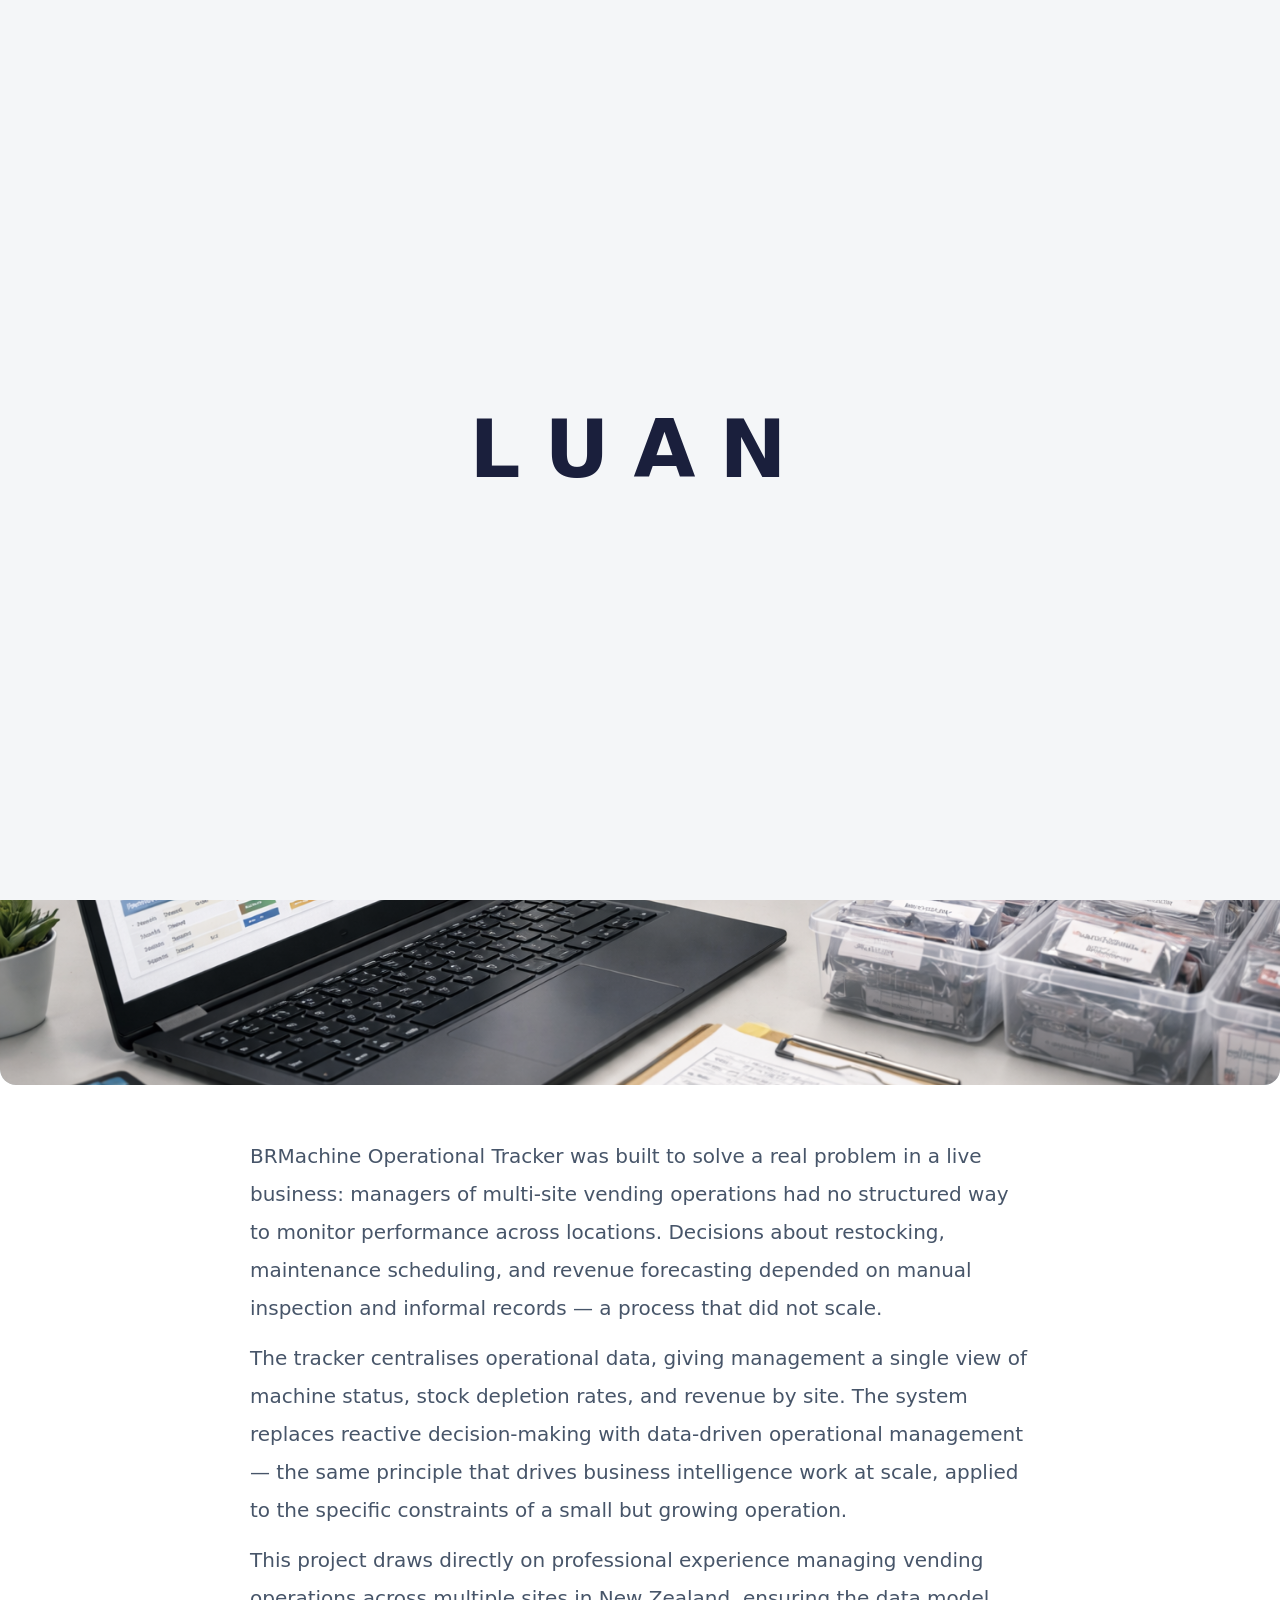
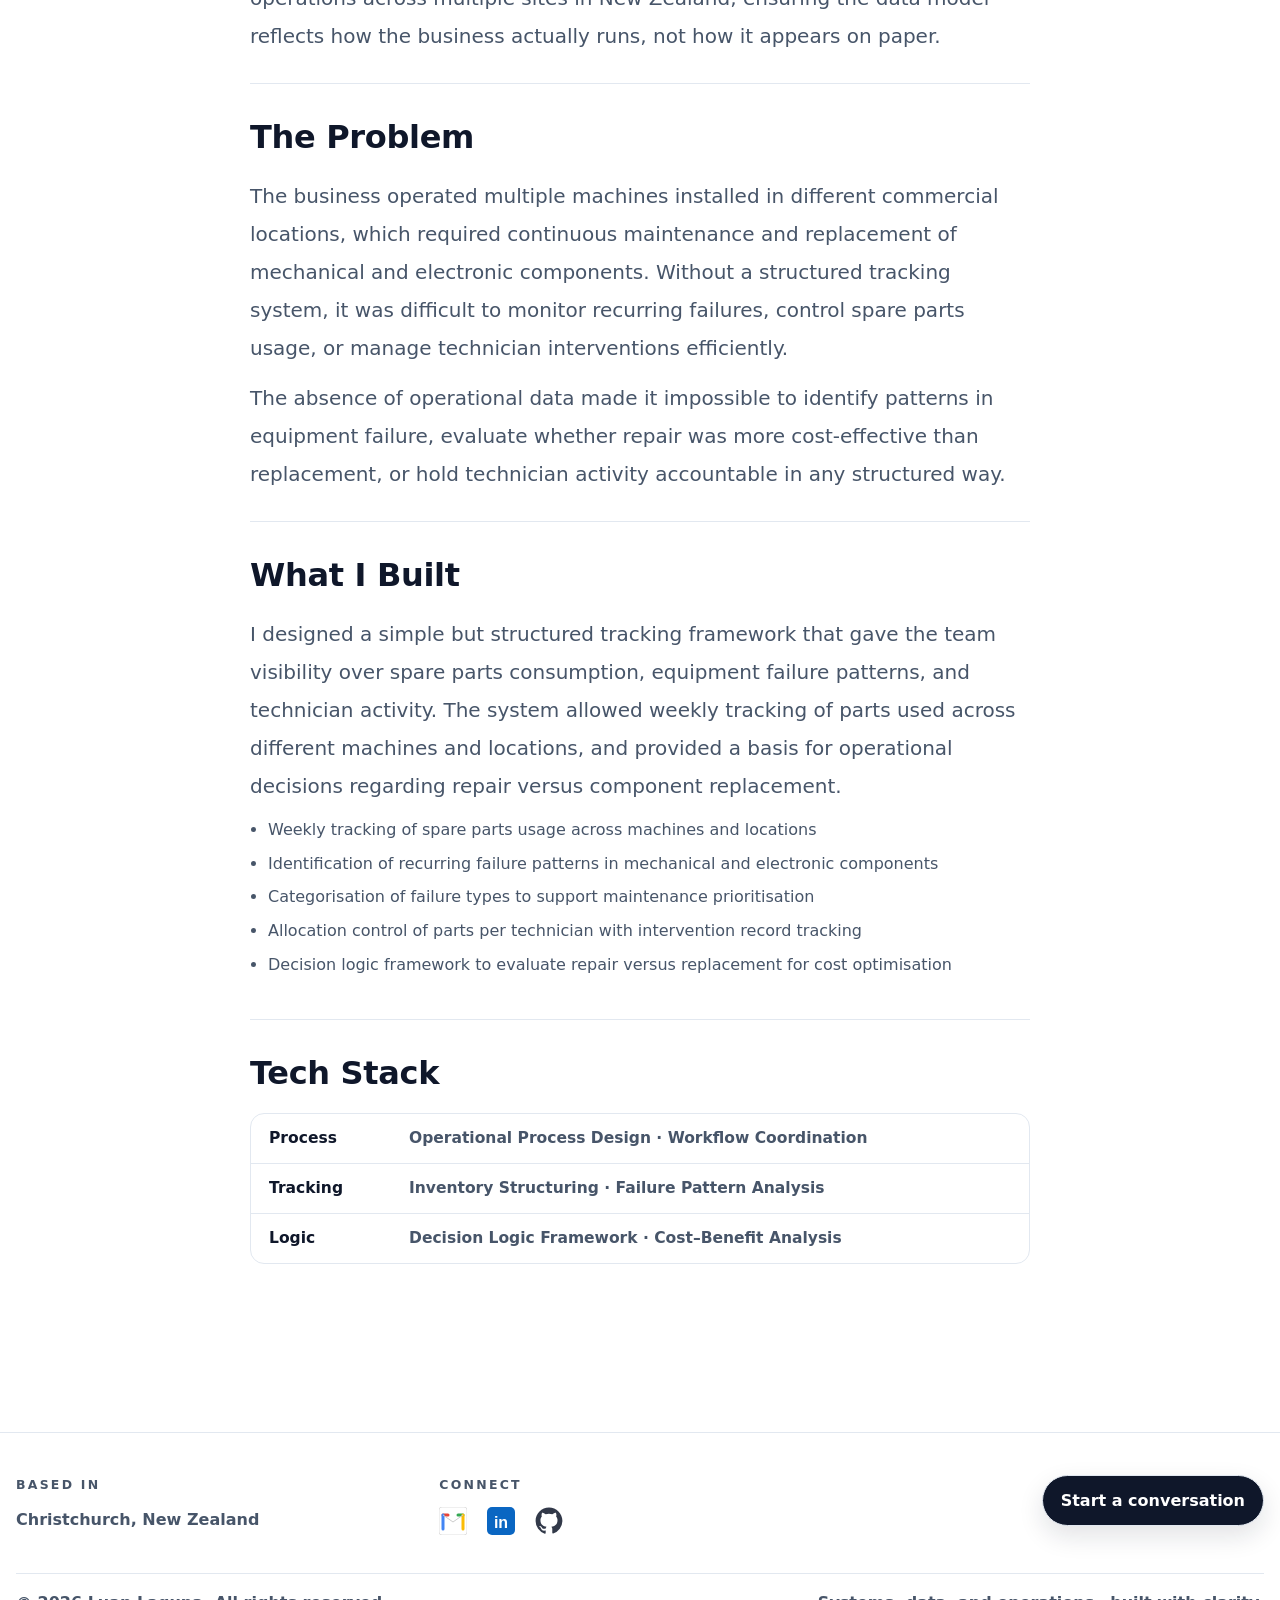
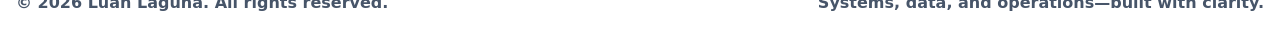
<file: projects/brmachine.html>
﻿<!DOCTYPE html>
<html lang="en">
<head>
  <script async src="https://www.googletagmanager.com/gtag/js?id=G-GKTQG36YTF"></script>
  <script>window.dataLayer=window.dataLayer||[];function gtag(){dataLayer.push(arguments);}gtag('js',new Date());gtag('config','G-GKTQG36YTF');</script>
  <meta charset="UTF-8" />
  <meta name="viewport" content="width=device-width, initial-scale=1" />
  <title>BRMachine Operational Tracker | Luan Laguna</title>
  <link rel="stylesheet" href="../style.css" />
</head>
<body>
  <header class="nav">
    <div class="container nav-inner">
      <a class="brand" href="../index.html">Luan Laguna</a>
      <button class="nav-toggle" aria-label="Open menu" aria-expanded="false" aria-controls="site-nav">
        <span class="nav-toggle-bar"></span><span class="nav-toggle-bar"></span><span class="nav-toggle-bar"></span>
      </button>
      <nav id="site-nav" class="links" aria-label="Primary">
        <a href="../index.html">Home</a>
        <a href="../resume.html">Resume</a>
        <a href="../projects.html">Projects</a>
        <a href="../contact.html">Contact</a>
      </nav>
    </div>
  </header>

  <main class="container page projects-page">

    <header class="detail-hero">
      <div class="detail-hero-nav">
        <a href="../projects.html" class="detail-back">
          <svg viewBox="0 0 24 24" aria-hidden="true"><path d="M19 12H5M12 5l-7 7 7 7"/></svg>
          Back to Projects
        </a>
      </div>
      <div class="detail-title-wrap">
        <p class="detail-kicker">Operations &middot; Inventory &middot; Process Design</p>
        <h1 class="detail-title reveal">BRMachine Operational Tracker</h1>
        <p class="detail-sub reveal">Structured inventory and failure-tracking framework for distributed field operations.</p>
        <p class="detail-sub reveal" style="margin-top: 6px; font-size: .88rem;">GitHub repository not available for this project.</p>
      </div>
    </header>

    <div class="detail-image-section reveal">
      <div class="detail-image-main">
        <img src="../assets/projects/brmachine-dashboard.jpg" alt="BRMachine operational tracking dashboard" />
      </div>
    </div>

    <div class="detail-body">

      <section class="opsquery-section" style="border-top: none; padding-top: 0;">
        <p class="opsquery-text">
          BRMachine Operational Tracker was built to solve a real problem in a live business: managers of multi-site vending operations had no structured way to monitor performance across locations. Decisions about restocking, maintenance scheduling, and revenue forecasting depended on manual inspection and informal records — a process that did not scale.
        </p>
        <p class="opsquery-text">
          The tracker centralises operational data, giving management a single view of machine status, stock depletion rates, and revenue by site. The system replaces reactive decision-making with data-driven operational management — the same principle that drives business intelligence work at scale, applied to the specific constraints of a small but growing operation.
        </p>
        <p class="opsquery-text">
          This project draws directly on professional experience managing vending operations across multiple sites in New Zealand, ensuring the data model reflects how the business actually runs, not how it appears on paper.
        </p>
      </section>

      <section class="opsquery-section reveal">
        <h2 class="opsquery-section-title">The Problem</h2>
        <p class="opsquery-text">
          The business operated multiple machines installed in different commercial locations, which
          required continuous maintenance and replacement of mechanical and electronic components.
          Without a structured tracking system, it was difficult to monitor recurring failures,
          control spare parts usage, or manage technician interventions efficiently.
        </p>
        <p class="opsquery-text">
          The absence of operational data made it impossible to identify patterns in equipment
          failure, evaluate whether repair was more cost-effective than replacement, or hold
          technician activity accountable in any structured way.
        </p>
      </section>

      <section class="opsquery-section reveal">
        <h2 class="opsquery-section-title">What I Built</h2>
        <p class="opsquery-text">
          I designed a simple but structured tracking framework that gave the team visibility over
          spare parts consumption, equipment failure patterns, and technician activity. The system
          allowed weekly tracking of parts used across different machines and locations, and provided
          a basis for operational decisions regarding repair versus component replacement.
        </p>
        <ul class="project-bullets">
          <li>Weekly tracking of spare parts usage across machines and locations</li>
          <li>Identification of recurring failure patterns in mechanical and electronic components</li>
          <li>Categorisation of failure types to support maintenance prioritisation</li>
          <li>Allocation control of parts per technician with intervention record tracking</li>
          <li>Decision logic framework to evaluate repair versus replacement for cost optimisation</li>
        </ul>
      </section>

      <section class="opsquery-section reveal">
        <h2 class="opsquery-section-title">Tech Stack</h2>
        <div class="opsquery-stack">
          <div class="stack-row"><span class="stack-label">Process</span><span class="stack-value">Operational Process Design · Workflow Coordination</span></div>
          <div class="stack-row"><span class="stack-label">Tracking</span><span class="stack-value">Inventory Structuring · Failure Pattern Analysis</span></div>
          <div class="stack-row"><span class="stack-label">Logic</span><span class="stack-value">Decision Logic Framework · Cost–Benefit Analysis</span></div>
        </div>
      </section>

    </div>
  </main>

  <footer class="footer-pro">
    <div class="container footer-pro-inner">
      <div class="footer-pro-grid">
        <div class="footer-block"><div class="footer-kicker">BASED IN</div><div class="footer-text"><div class="footer-muted">Christchurch, New Zealand</div></div></div>
        <div class="footer-block">
          <div class="footer-kicker">Connect</div>
          <div class="footer-social">
            <a href="mailto:luanlaguna7@gmail.com" aria-label="Gmail">
<svg width="28" height="28" viewBox="0 0 28 28" xmlns="http://www.w3.org/2000/svg">
  <rect width="28" height="28" rx="3" fill="white" stroke="#e0e0e0" stroke-width="1"/>
  <path d="M4 8 L14 16 L24 8" fill="none" stroke="#ccc" stroke-width="1"/>
  <path d="M4 8 L4 22 L24 22 L24 8 L14 16 Z" fill="white" stroke="none"/>
  <path d="M4 8 L14 16 L24 8" fill="none" stroke="#ccc" stroke-width="0.5"/>
  <path d="M4 8 L9 8 L14 13 L19 8 L24 8 L24 22 L4 22 Z" fill="white"/>
  <path d="M4 8 L9 8" stroke="#EA4335" stroke-width="3" stroke-linecap="round"/>
  <path d="M19 8 L24 8" stroke="#34A853" stroke-width="3" stroke-linecap="round"/>
  <path d="M4 8 L4 22" stroke="#4285F4" stroke-width="3" stroke-linecap="round"/>
  <path d="M24 8 L24 22" stroke="#FBBC05" stroke-width="3" stroke-linecap="round"/>
  <path d="M4 8 L14 15 L24 8" fill="none" stroke="#ccc" stroke-width="1"/>
</svg>
</a>
            <a href="https://www.linkedin.com/in/luan-laguna-390032174/" target="_blank" aria-label="LinkedIn">
<svg width="28" height="28" viewBox="0 0 28 28" xmlns="http://www.w3.org/2000/svg">
  <rect width="28" height="28" rx="5" fill="#0A66C2"/>
  <text x="14" y="21" text-anchor="middle" font-family="Arial, sans-serif" font-size="16" font-weight="700" fill="white">in</text>
</svg>
</a>
            <a href="https://github.com/LuanLaguna" target="_blank" rel="noopener" aria-label="GitHub" class="tooltip-wrap" data-tooltip="GitHub"><svg viewBox="0 0 24 24" class="social-icon"><path d="M12 .5C5.65.5.5 5.65.5 12a11.5 11.5 0 0 0 7.87 10.94c.58.1.79-.25.79-.56v-2.17c-3.2.7-3.88-1.54-3.88-1.54-.52-1.33-1.27-1.69-1.27-1.69-1.04-.71.08-.69.08-.69 1.15.08 1.76 1.18 1.76 1.18 1.02 1.76 2.68 1.25 3.33.96.1-.74.4-1.25.73-1.54-2.55-.29-5.23-1.28-5.23-5.69 0-1.26.45-2.3 1.18-3.12-.12-.29-.51-1.45.11-3.03 0 0 .96-.31 3.15 1.19a10.9 10.9 0 0 1 5.73 0c2.19-1.5 3.15-1.19 3.15-1.19.62 1.58.23 2.74.11 3.03.73.82 1.18 1.86 1.18 3.12 0 4.42-2.69 5.39-5.25 5.67.41.35.77 1.04.77 2.1v3.11c0 .31.21.67.8.56A11.5 11.5 0 0 0 23.5 12C23.5 5.65 18.35.5 12 .5z"/></svg></a>
          </div>
        </div>
        <div class="footer-cta"><a class="footer-cta-btn" href="../contact.html">Start a conversation</a></div>
      </div>
      <div class="footer-bottom">
        <div class="footer-copy">&copy; 2026 Luan Laguna. All rights reserved.</div>
        <div class="footer-tagline">Systems, data, and operations&mdash;built with clarity.</div>
      </div>
    </div>
  </footer>

  <button class="back-to-top" type="button" aria-label="Back to top">&#8593;</button>
  <script>
    (function(){var b=document.querySelector('.nav-toggle'),n=document.querySelector('#site-nav');if(b&&n){b.addEventListener('click',function(){var o=n.classList.toggle('is-open');b.classList.toggle('is-active',o);b.setAttribute('aria-expanded',String(o));});n.addEventListener('click',function(e){if(e.target.tagName==='A'&&n.classList.contains('is-open')){n.classList.remove('is-open');b.classList.remove('is-active');b.setAttribute('aria-expanded','false');}});}var t=document.querySelector('.back-to-top');if(t){var f=function(){t.classList.toggle('is-visible',window.scrollY>260);};window.addEventListener('scroll',f,{passive:true});t.addEventListener('click',function(){window.scrollTo({top:0,behavior:'smooth'});});f();}})();
  </script>
  <script src="../js/animations.js"></script>
</body>
</html>
</file>
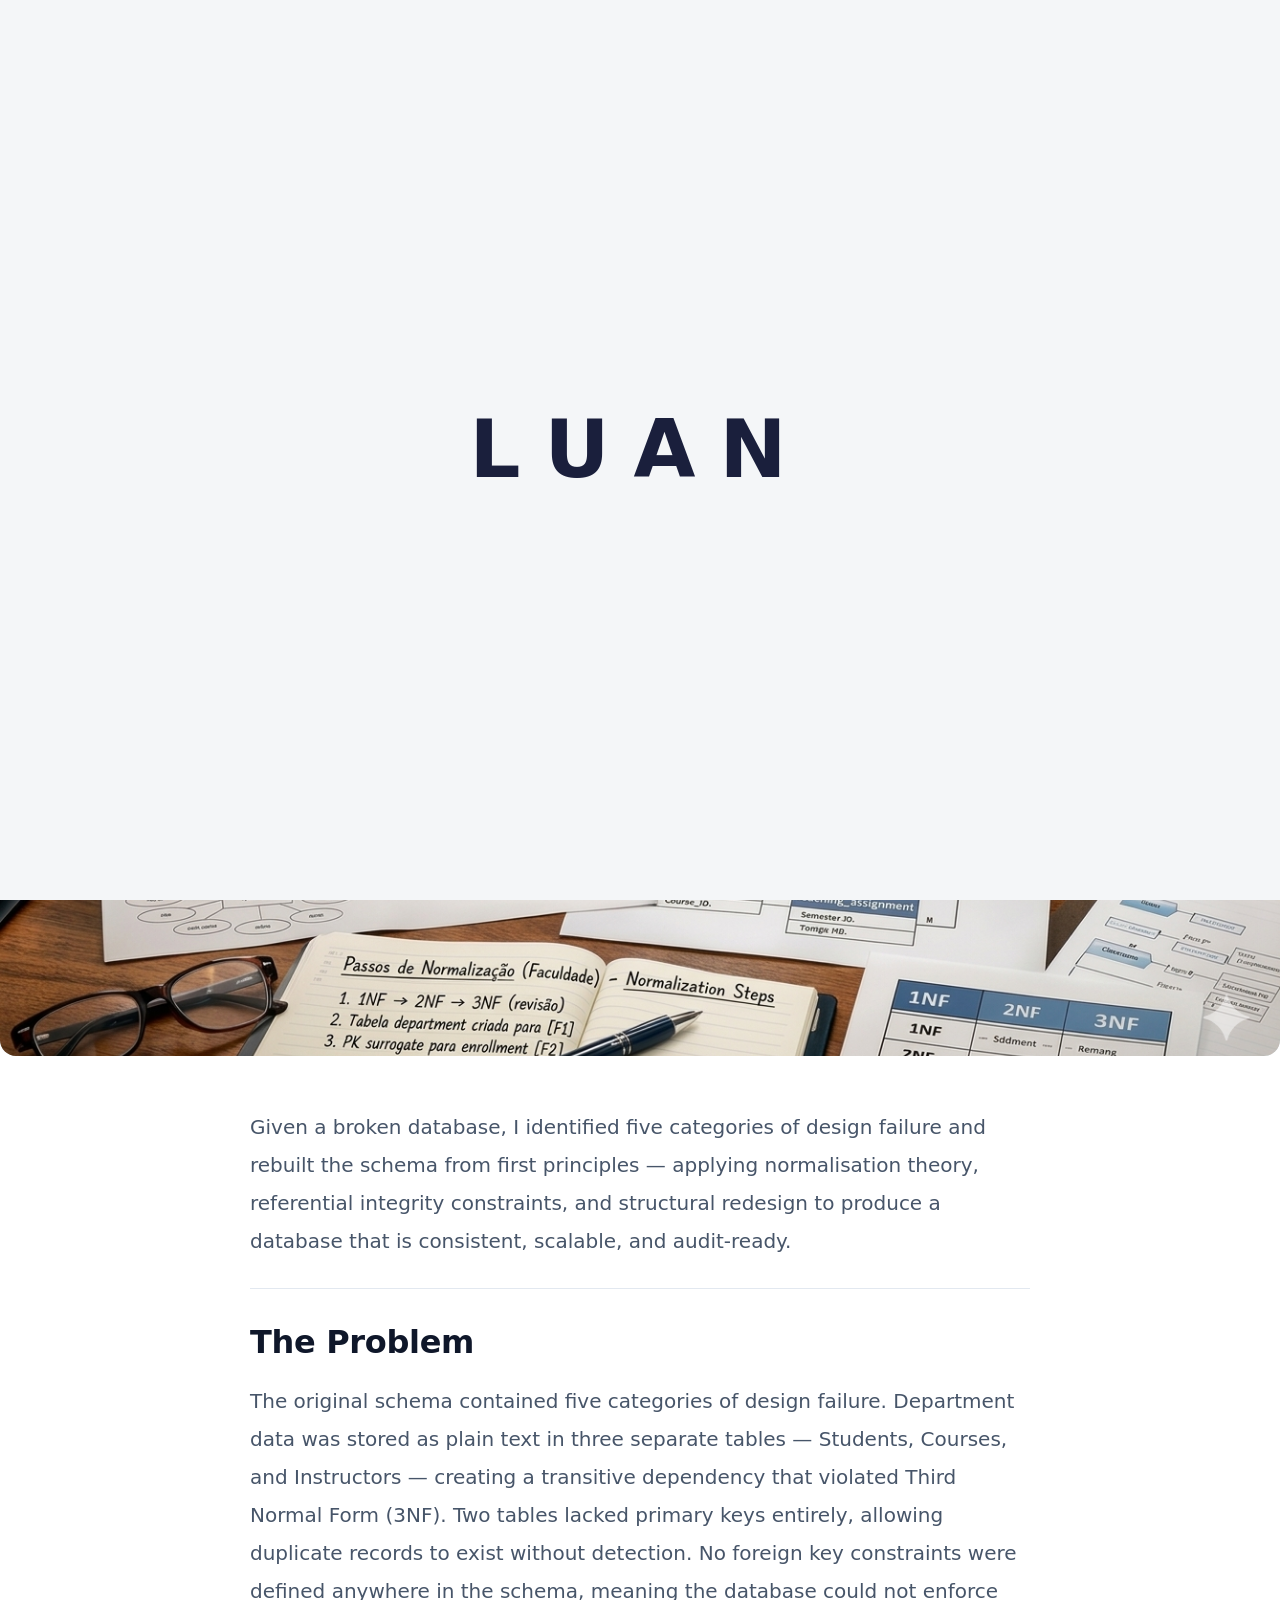
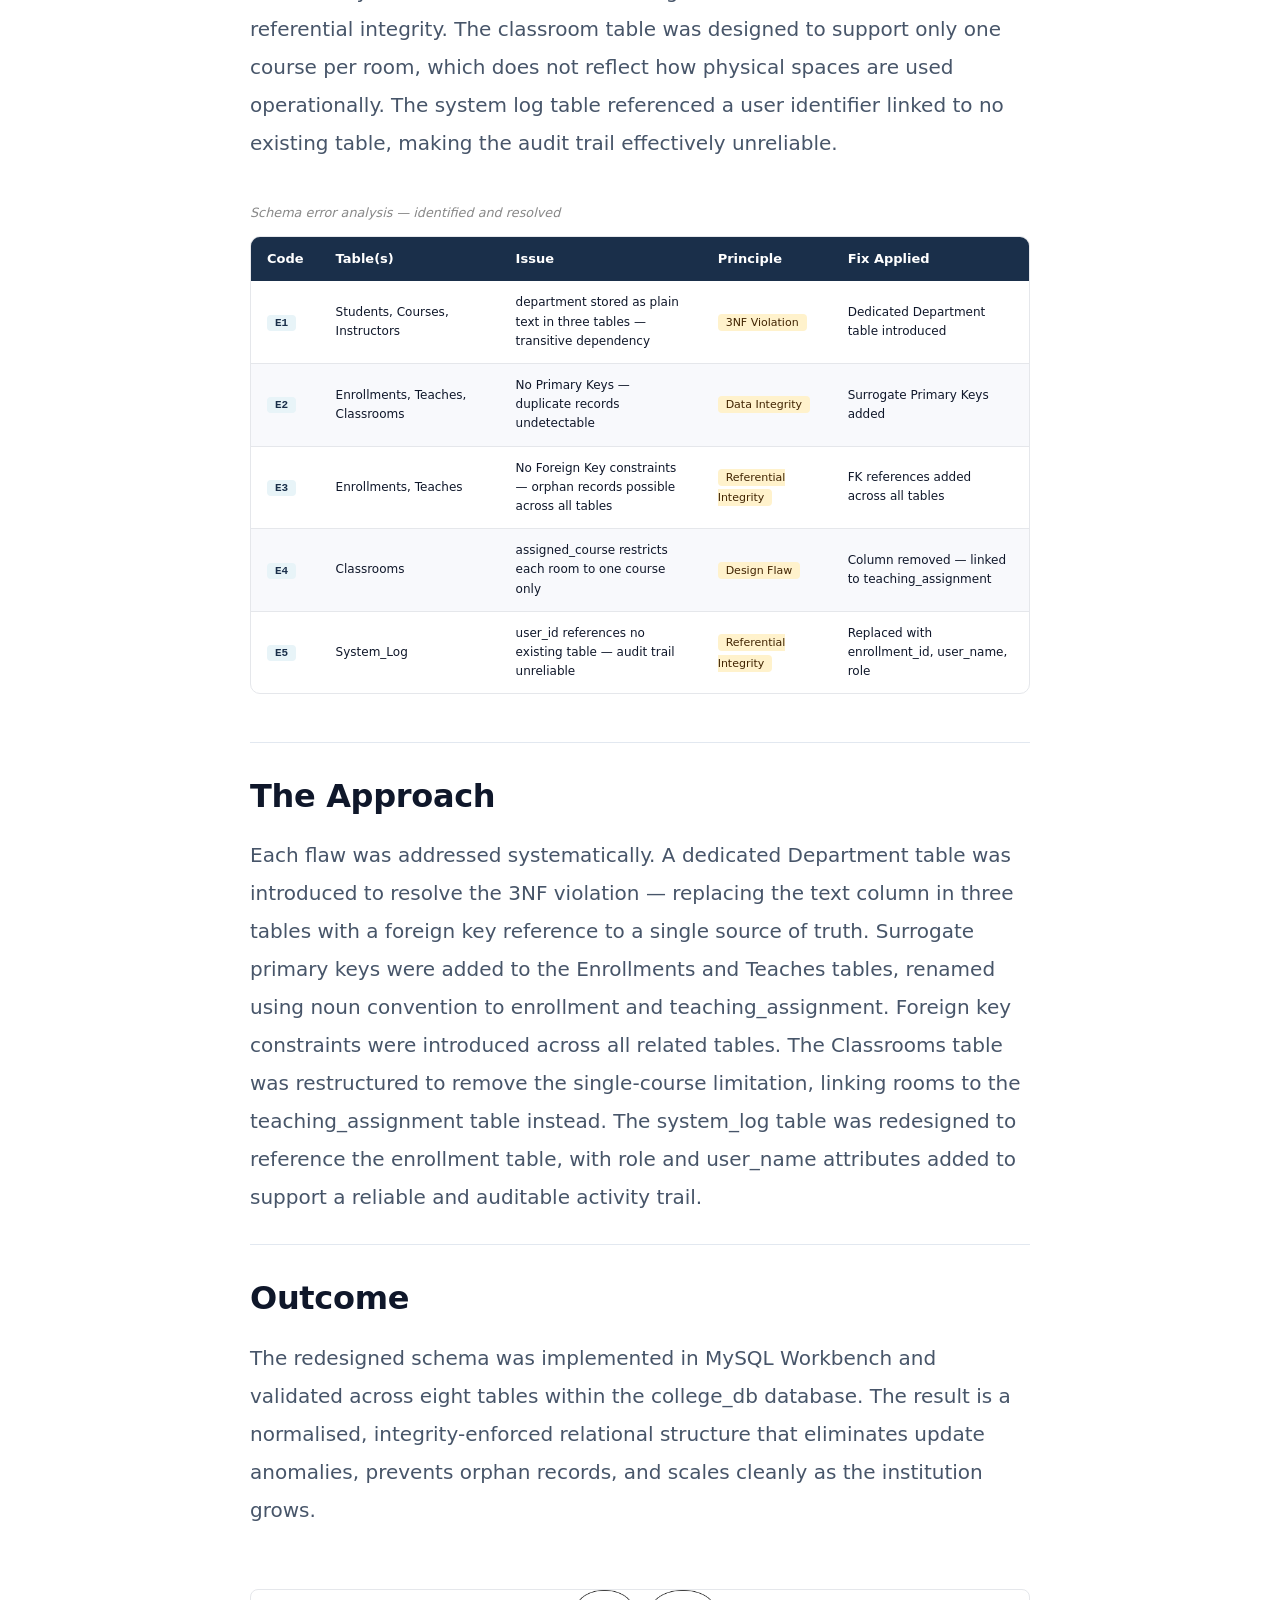
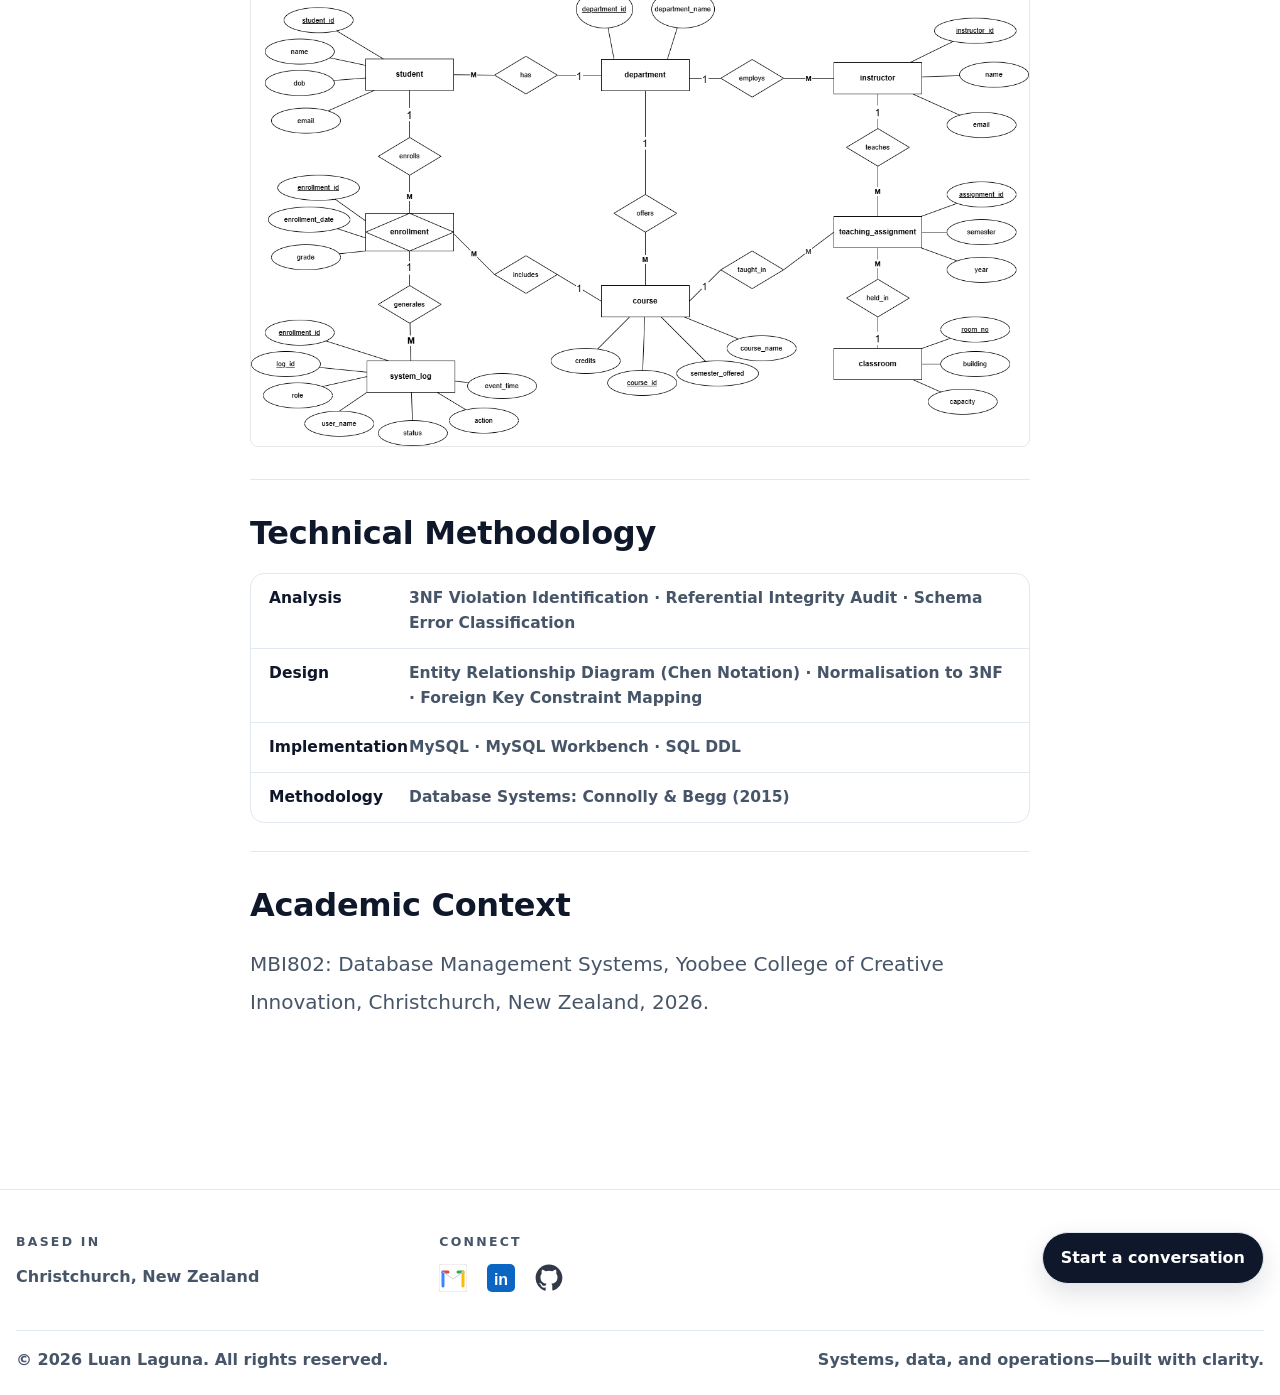
<file: projects/database-normalisation.html>
<!DOCTYPE html>
<html lang="en">
<head>
  <script async src="https://www.googletagmanager.com/gtag/js?id=G-GKTQG36YTF"></script>
  <script>window.dataLayer=window.dataLayer||[];function gtag(){dataLayer.push(arguments);}gtag('js',new Date());gtag('config','G-GKTQG36YTF');</script>
  <meta charset="UTF-8" />
  <meta name="viewport" content="width=device-width, initial-scale=1" />
  <title>Database Normalisation | Luan Laguna</title>
  <link rel="stylesheet" href="../style.css" />
</head>
<body>
  <header class="nav">
    <div class="container nav-inner">
      <a class="brand" href="../index.html">Luan Laguna</a>
      <button class="nav-toggle" aria-label="Open menu" aria-expanded="false" aria-controls="site-nav">
        <span class="nav-toggle-bar"></span><span class="nav-toggle-bar"></span><span class="nav-toggle-bar"></span>
      </button>
      <nav id="site-nav" class="links" aria-label="Primary">
        <a href="../index.html">Home</a>
        <a href="../resume.html">Resume</a>
        <a href="../projects.html">Projects</a>
        <a href="../contact.html">Contact</a>
      </nav>
    </div>
  </header>

  <main class="container page projects-page">

    <header class="detail-hero">
      <div class="detail-hero-nav">
        <a href="../projects.html" class="detail-back">
          <svg viewBox="0 0 24 24" aria-hidden="true"><path d="M19 12H5M12 5l-7 7 7 7"/></svg>
          Back to Projects
        </a>
      </div>
      <div class="detail-title-wrap">
        <p class="detail-kicker">Database Design &middot; ERD &middot; SQL &middot; 2025</p>
        <h1 class="detail-title reveal">Database Normalisation</h1>
        <p class="detail-sub reveal">College Management System</p>
      </div>
    </header>

    <div class="detail-image-section reveal">
      <div class="detail-image-main">
        <img src="../assets/projects/DataNormalization_capa.png" alt="Database normalisation diagrams and schemas" style="object-fit: cover; object-position: center; width: 100%;" />
      </div>
    </div>

    <div class="detail-body">

      <section class="opsquery-section" style="border-top: none; padding-top: 0;">
        <p class="opsquery-text">
          Given a broken database, I identified five categories of design failure and rebuilt the schema from first principles — applying normalisation theory, referential integrity constraints, and structural redesign to produce a database that is consistent, scalable, and audit-ready.
        </p>
      </section>

      <section class="opsquery-section reveal">
        <h2 class="opsquery-section-title">The Problem</h2>
        <p class="opsquery-text">
          The original schema contained five categories of design failure. Department data was stored as plain text in three separate tables — Students, Courses, and Instructors — creating a transitive dependency that violated Third Normal Form (3NF). Two tables lacked primary keys entirely, allowing duplicate records to exist without detection. No foreign key constraints were defined anywhere in the schema, meaning the database could not enforce referential integrity. The classroom table was designed to support only one course per room, which does not reflect how physical spaces are used operationally. The system log table referenced a user identifier linked to no existing table, making the audit trail effectively unreliable.
        </p>
      </section>

      <div class="reveal" style="margin-bottom: 3rem;">
        <p style="font-size:0.8rem;color:#888;font-style:italic;margin-bottom:12px;">
          Schema error analysis — identified and resolved
        </p>
        <div style="border-radius:10px;overflow:hidden;border:0.5px solid #e5e7eb;">
          <table style="width:100%;border-collapse:collapse;font-size:13px;">
            <thead>
              <tr style="background:#1a2f4a;">
                <th style="color:#fff;font-weight:600;padding:12px 16px;text-align:left;width:60px">Code</th>
                <th style="color:#fff;font-weight:600;padding:12px 16px;text-align:left;width:180px">Table(s)</th>
                <th style="color:#fff;font-weight:600;padding:12px 16px;text-align:left;">Issue</th>
                <th style="color:#fff;font-weight:600;padding:12px 16px;text-align:left;width:130px">Principle</th>
                <th style="color:#fff;font-weight:600;padding:12px 16px;text-align:left;">Fix Applied</th>
              </tr>
            </thead>
            <tbody>
              <tr>
                <td style="padding:12px 16px;border-bottom:0.5px solid #e5e7eb;"><span style="background:#e8f4f8;color:#1a2f4a;font-weight:700;font-size:11px;padding:2px 8px;border-radius:4px;font-family:monospace;">E1</span></td>
                <td style="padding:12px 16px;border-bottom:0.5px solid #e5e7eb;font-size:12px;">Students, Courses, Instructors</td>
                <td style="padding:12px 16px;border-bottom:0.5px solid #e5e7eb;font-size:12px;">department stored as plain text in three tables — transitive dependency</td>
                <td style="padding:12px 16px;border-bottom:0.5px solid #e5e7eb;"><span style="background:#fff2cc;color:#412402;font-size:11px;padding:2px 8px;border-radius:4px;">3NF Violation</span></td>
                <td style="padding:12px 16px;border-bottom:0.5px solid #e5e7eb;font-size:12px;">Dedicated Department table introduced</td>
              </tr>
              <tr style="background:#f8f9fc;">
                <td style="padding:12px 16px;border-bottom:0.5px solid #e5e7eb;"><span style="background:#e8f4f8;color:#1a2f4a;font-weight:700;font-size:11px;padding:2px 8px;border-radius:4px;font-family:monospace;">E2</span></td>
                <td style="padding:12px 16px;border-bottom:0.5px solid #e5e7eb;font-size:12px;">Enrollments, Teaches, Classrooms</td>
                <td style="padding:12px 16px;border-bottom:0.5px solid #e5e7eb;font-size:12px;">No Primary Keys — duplicate records undetectable</td>
                <td style="padding:12px 16px;border-bottom:0.5px solid #e5e7eb;"><span style="background:#fff2cc;color:#412402;font-size:11px;padding:2px 8px;border-radius:4px;">Data Integrity</span></td>
                <td style="padding:12px 16px;border-bottom:0.5px solid #e5e7eb;font-size:12px;">Surrogate Primary Keys added</td>
              </tr>
              <tr>
                <td style="padding:12px 16px;border-bottom:0.5px solid #e5e7eb;"><span style="background:#e8f4f8;color:#1a2f4a;font-weight:700;font-size:11px;padding:2px 8px;border-radius:4px;font-family:monospace;">E3</span></td>
                <td style="padding:12px 16px;border-bottom:0.5px solid #e5e7eb;font-size:12px;">Enrollments, Teaches</td>
                <td style="padding:12px 16px;border-bottom:0.5px solid #e5e7eb;font-size:12px;">No Foreign Key constraints — orphan records possible across all tables</td>
                <td style="padding:12px 16px;border-bottom:0.5px solid #e5e7eb;"><span style="background:#fff2cc;color:#412402;font-size:11px;padding:2px 8px;border-radius:4px;">Referential Integrity</span></td>
                <td style="padding:12px 16px;border-bottom:0.5px solid #e5e7eb;font-size:12px;">FK references added across all tables</td>
              </tr>
              <tr style="background:#f8f9fc;">
                <td style="padding:12px 16px;border-bottom:0.5px solid #e5e7eb;"><span style="background:#e8f4f8;color:#1a2f4a;font-weight:700;font-size:11px;padding:2px 8px;border-radius:4px;font-family:monospace;">E4</span></td>
                <td style="padding:12px 16px;border-bottom:0.5px solid #e5e7eb;font-size:12px;">Classrooms</td>
                <td style="padding:12px 16px;border-bottom:0.5px solid #e5e7eb;font-size:12px;">assigned_course restricts each room to one course only</td>
                <td style="padding:12px 16px;border-bottom:0.5px solid #e5e7eb;"><span style="background:#fff2cc;color:#412402;font-size:11px;padding:2px 8px;border-radius:4px;">Design Flaw</span></td>
                <td style="padding:12px 16px;border-bottom:0.5px solid #e5e7eb;font-size:12px;">Column removed — linked to teaching_assignment</td>
              </tr>
              <tr>
                <td style="padding:12px 16px;"><span style="background:#e8f4f8;color:#1a2f4a;font-weight:700;font-size:11px;padding:2px 8px;border-radius:4px;font-family:monospace;">E5</span></td>
                <td style="padding:12px 16px;font-size:12px;">System_Log</td>
                <td style="padding:12px 16px;font-size:12px;">user_id references no existing table — audit trail unreliable</td>
                <td style="padding:12px 16px;"><span style="background:#fff2cc;color:#412402;font-size:11px;padding:2px 8px;border-radius:4px;">Referential Integrity</span></td>
                <td style="padding:12px 16px;font-size:12px;">Replaced with enrollment_id, user_name, role</td>
              </tr>
            </tbody>
          </table>
        </div>
      </div>

      <section class="opsquery-section reveal">
        <h2 class="opsquery-section-title">The Approach</h2>
        <p class="opsquery-text">
          Each flaw was addressed systematically. A dedicated Department table was introduced to resolve the 3NF violation — replacing the text column in three tables with a foreign key reference to a single source of truth. Surrogate primary keys were added to the Enrollments and Teaches tables, renamed using noun convention to enrollment and teaching_assignment. Foreign key constraints were introduced across all related tables. The Classrooms table was restructured to remove the single-course limitation, linking rooms to the teaching_assignment table instead. The system_log table was redesigned to reference the enrollment table, with role and user_name attributes added to support a reliable and auditable activity trail.
        </p>
      </section>

      <section class="opsquery-section reveal">
        <h2 class="opsquery-section-title">Outcome</h2>
        <p class="opsquery-text">
          The redesigned schema was implemented in MySQL Workbench and validated across eight tables within the college_db database. The result is a normalised, integrity-enforced relational structure that eliminates update anomalies, prevents orphan records, and scales cleanly as the institution grows.
        </p>
      </section>

      <img src="../assets/projects/er_diagram.png" alt="ER Diagram" style="display: block; width: 100%; max-width: 780px; margin: 32px auto; border-radius: 8px; border: 1px solid #e5e7eb;" class="reveal" />

      <section class="opsquery-section reveal">
        <h2 class="opsquery-section-title">Technical Methodology</h2>
        <div class="opsquery-stack">
          <div class="stack-row"><span class="stack-label">Analysis</span><span class="stack-value">3NF Violation Identification · Referential Integrity Audit · Schema Error Classification</span></div>
          <div class="stack-row"><span class="stack-label">Design</span><span class="stack-value">Entity Relationship Diagram (Chen Notation) · Normalisation to 3NF · Foreign Key Constraint Mapping</span></div>
          <div class="stack-row"><span class="stack-label">Implementation</span><span class="stack-value">MySQL · MySQL Workbench · SQL DDL</span></div>
          <div class="stack-row"><span class="stack-label">Methodology</span><span class="stack-value">Database Systems: Connolly & Begg (2015)</span></div>
        </div>
      </section>

      <section class="opsquery-section reveal">
        <h2 class="opsquery-section-title">Academic Context</h2>
        <p class="opsquery-text">
          MBI802: Database Management Systems, Yoobee College of Creative Innovation, Christchurch, New Zealand, 2026.
        </p>
      </section>

    </div>
  </main>

  <footer class="footer-pro">
    <div class="container footer-pro-inner">
      <div class="footer-pro-grid">
        <div class="footer-block"><div class="footer-kicker">BASED IN</div><div class="footer-text"><div class="footer-muted">Christchurch, New Zealand</div></div></div>
        <div class="footer-block">
          <div class="footer-kicker">Connect</div>
          <div class="footer-social">
            <a href="mailto:luanlaguna7@gmail.com" aria-label="Gmail">
<svg width="28" height="28" viewBox="0 0 28 28" xmlns="http://www.w3.org/2000/svg">
  <rect width="28" height="28" rx="3" fill="white" stroke="#e0e0e0" stroke-width="1"/>
  <path d="M4 8 L14 16 L24 8" fill="none" stroke="#ccc" stroke-width="1"/>
  <path d="M4 8 L4 22 L24 22 L24 8 L14 16 Z" fill="white" stroke="none"/>
  <path d="M4 8 L14 16 L24 8" fill="none" stroke="#ccc" stroke-width="0.5"/>
  <path d="M4 8 L9 8 L14 13 L19 8 L24 8 L24 22 L4 22 Z" fill="white"/>
  <path d="M4 8 L9 8" stroke="#EA4335" stroke-width="3" stroke-linecap="round"/>
  <path d="M19 8 L24 8" stroke="#34A853" stroke-width="3" stroke-linecap="round"/>
  <path d="M4 8 L4 22" stroke="#4285F4" stroke-width="3" stroke-linecap="round"/>
  <path d="M24 8 L24 22" stroke="#FBBC05" stroke-width="3" stroke-linecap="round"/>
  <path d="M4 8 L14 15 L24 8" fill="none" stroke="#ccc" stroke-width="1"/>
</svg>
</a>
            <a href="https://www.linkedin.com/in/luan-laguna-390032174/" target="_blank" aria-label="LinkedIn">
<svg width="28" height="28" viewBox="0 0 28 28" xmlns="http://www.w3.org/2000/svg">
  <rect width="28" height="28" rx="5" fill="#0A66C2"/>
  <text x="14" y="21" text-anchor="middle" font-family="Arial, sans-serif" font-size="16" font-weight="700" fill="white">in</text>
</svg>
</a>
            <a href="https://github.com/LuanLaguna" target="_blank" rel="noopener" aria-label="GitHub" class="tooltip-wrap" data-tooltip="GitHub"><svg viewBox="0 0 24 24" class="social-icon"><path d="M12 .5C5.65.5.5 5.65.5 12a11.5 11.5 0 0 0 7.87 10.94c.58.1.79-.25.79-.56v-2.17c-3.2.7-3.88-1.54-3.88-1.54-.52-1.33-1.27-1.69-1.27-1.69-1.04-.71.08-.69.08-.69 1.15.08 1.76 1.18 1.76 1.18 1.02 1.76 2.68 1.25 3.33.96.1-.74.4-1.25.73-1.54-2.55-.29-5.23-1.28-5.23-5.69 0-1.26.45-2.3 1.18-3.12-.12-.29-.51-1.45.11-3.03 0 0 .96-.31 3.15 1.19a10.9 10.9 0 0 1 5.73 0c2.19-1.5 3.15-1.19 3.15-1.19.62 1.58.23 2.74.11 3.03.73.82 1.18 1.86 1.18 3.12 0 4.42-2.69 5.39-5.25 5.67.41.35.77 1.04.77 2.1v3.11c0 .31.21.67.8.56A11.5 11.5 0 0 0 23.5 12C23.5 5.65 18.35.5 12 .5z"/></svg></a>
          </div>
        </div>
        <div class="footer-cta"><a class="footer-cta-btn" href="../contact.html">Start a conversation</a></div>
      </div>
      <div class="footer-bottom">
        <div class="footer-copy">&copy; 2026 Luan Laguna. All rights reserved.</div>
        <div class="footer-tagline">Systems, data, and operations&mdash;built with clarity.</div>
      </div>
    </div>
  </footer>

  <button class="back-to-top" type="button" aria-label="Back to top">&#8593;</button>
  <script>
    (function(){var b=document.querySelector('.nav-toggle'),n=document.querySelector('#site-nav');if(b&&n){b.addEventListener('click',function(){var o=n.classList.toggle('is-open');b.classList.toggle('is-active',o);b.setAttribute('aria-expanded',String(o));});n.addEventListener('click',function(e){if(e.target.tagName==='A'&&n.classList.contains('is-open')){n.classList.remove('is-open');b.classList.remove('is-active');b.setAttribute('aria-expanded','false');}});}var t=document.querySelector('.back-to-top');if(t){var f=function(){t.classList.toggle('is-visible',window.scrollY>260);};window.addEventListener('scroll',f,{passive:true});t.addEventListener('click',function(){window.scrollTo({top:0,behavior:'smooth'});});f();}})();
  </script>
  <script src="../js/animations.js"></script>
</body>
</html>
</file>
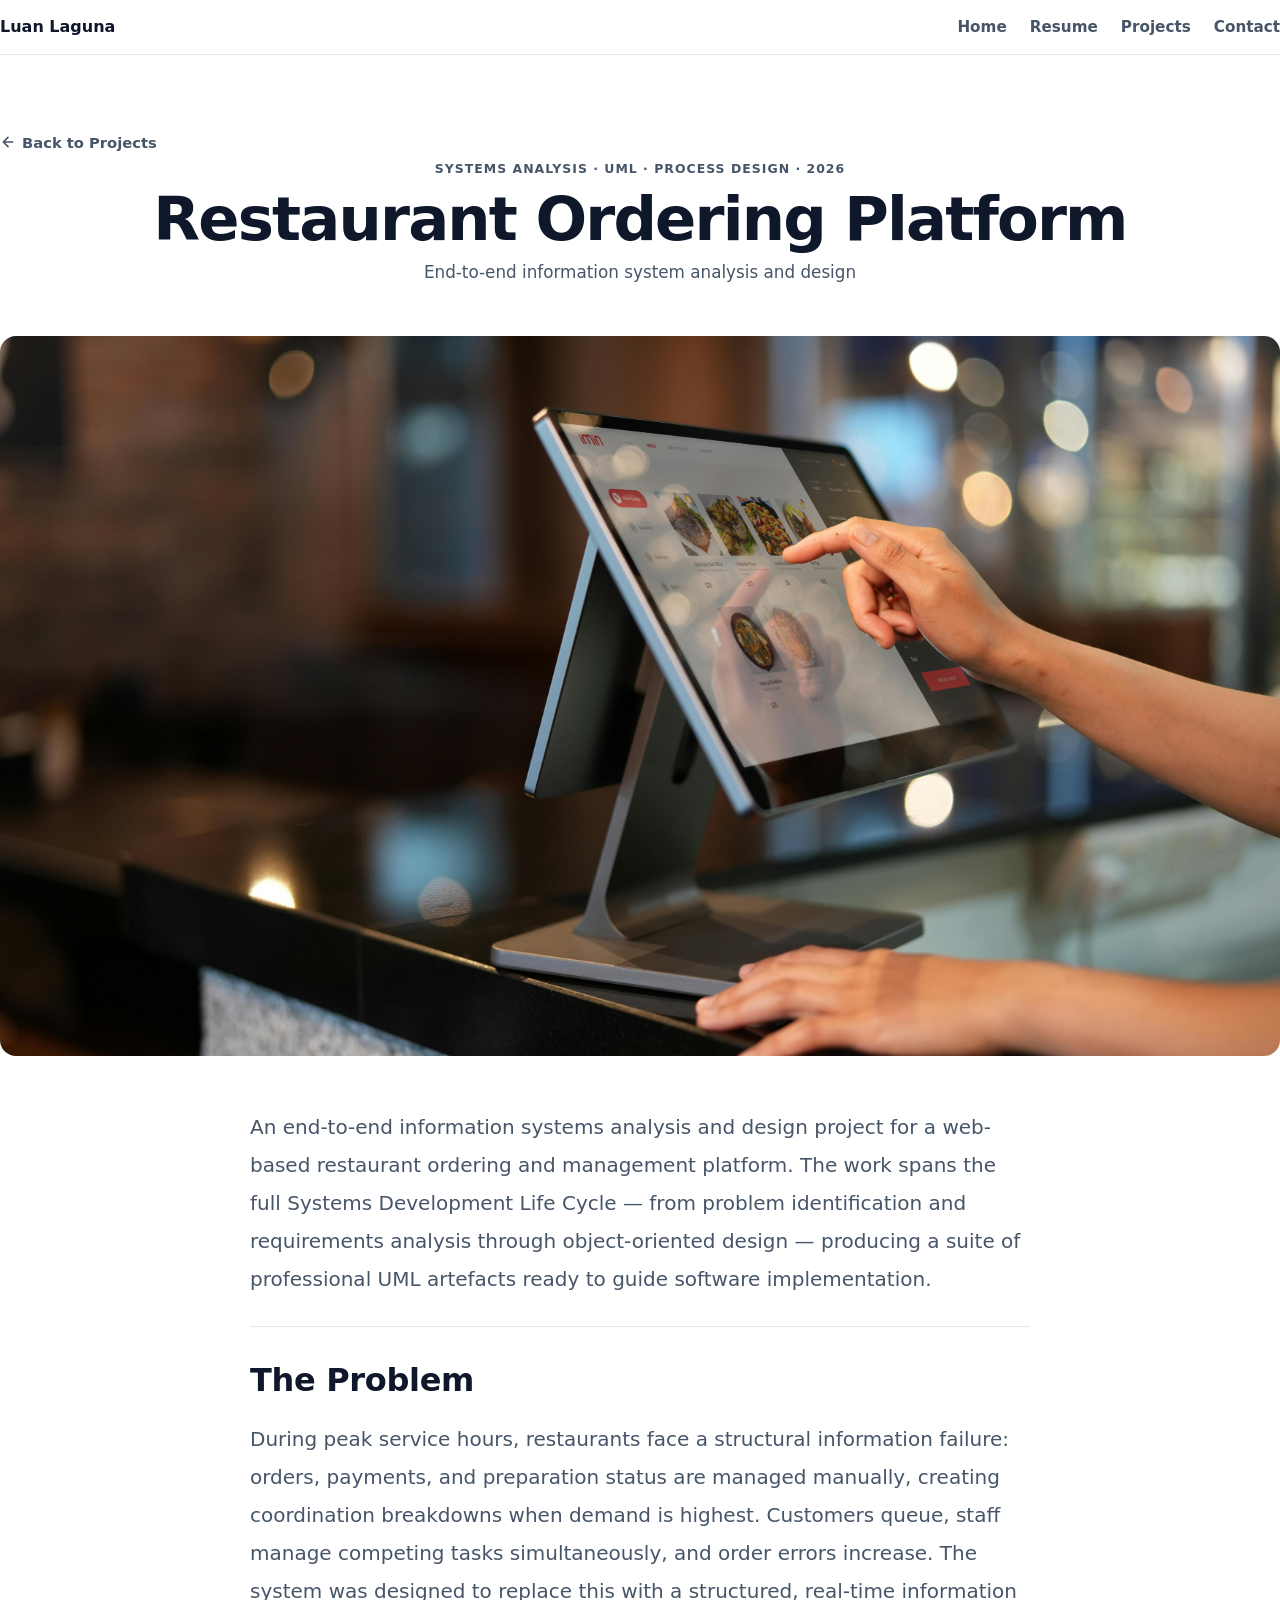
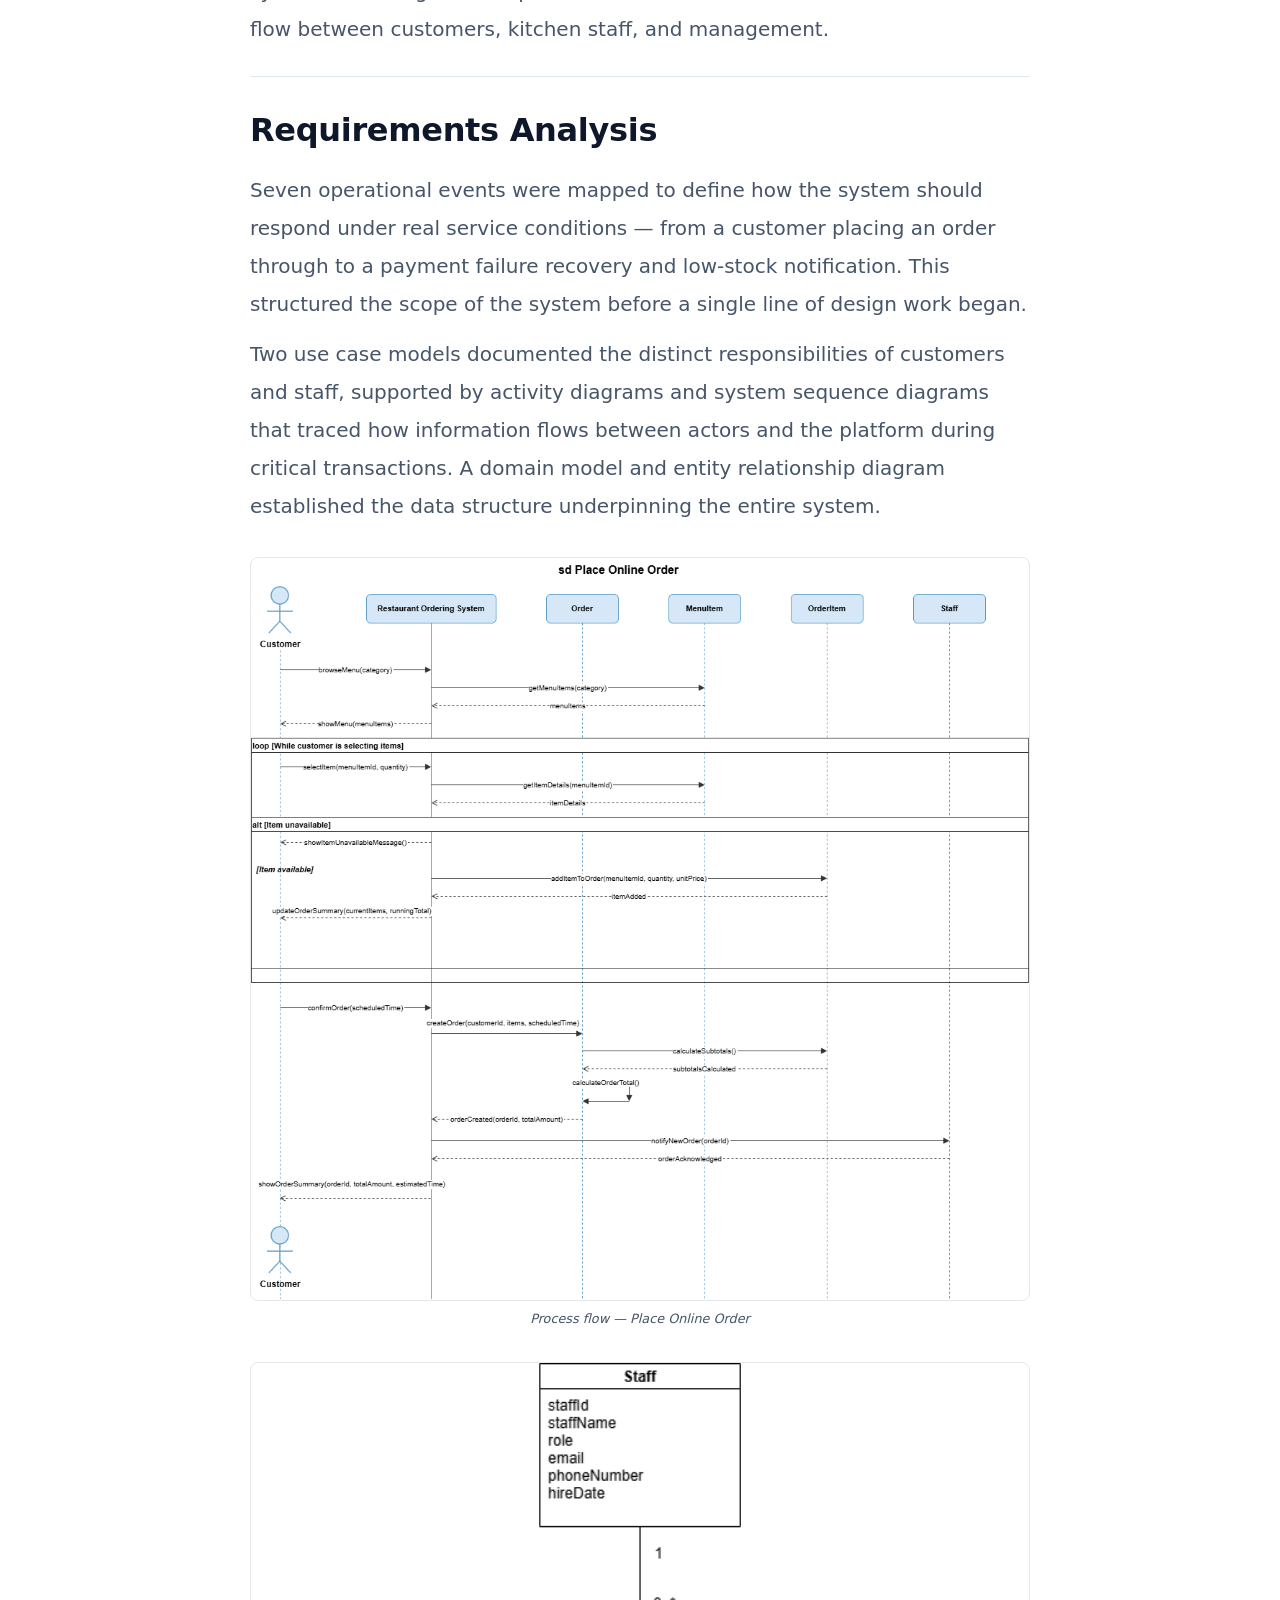
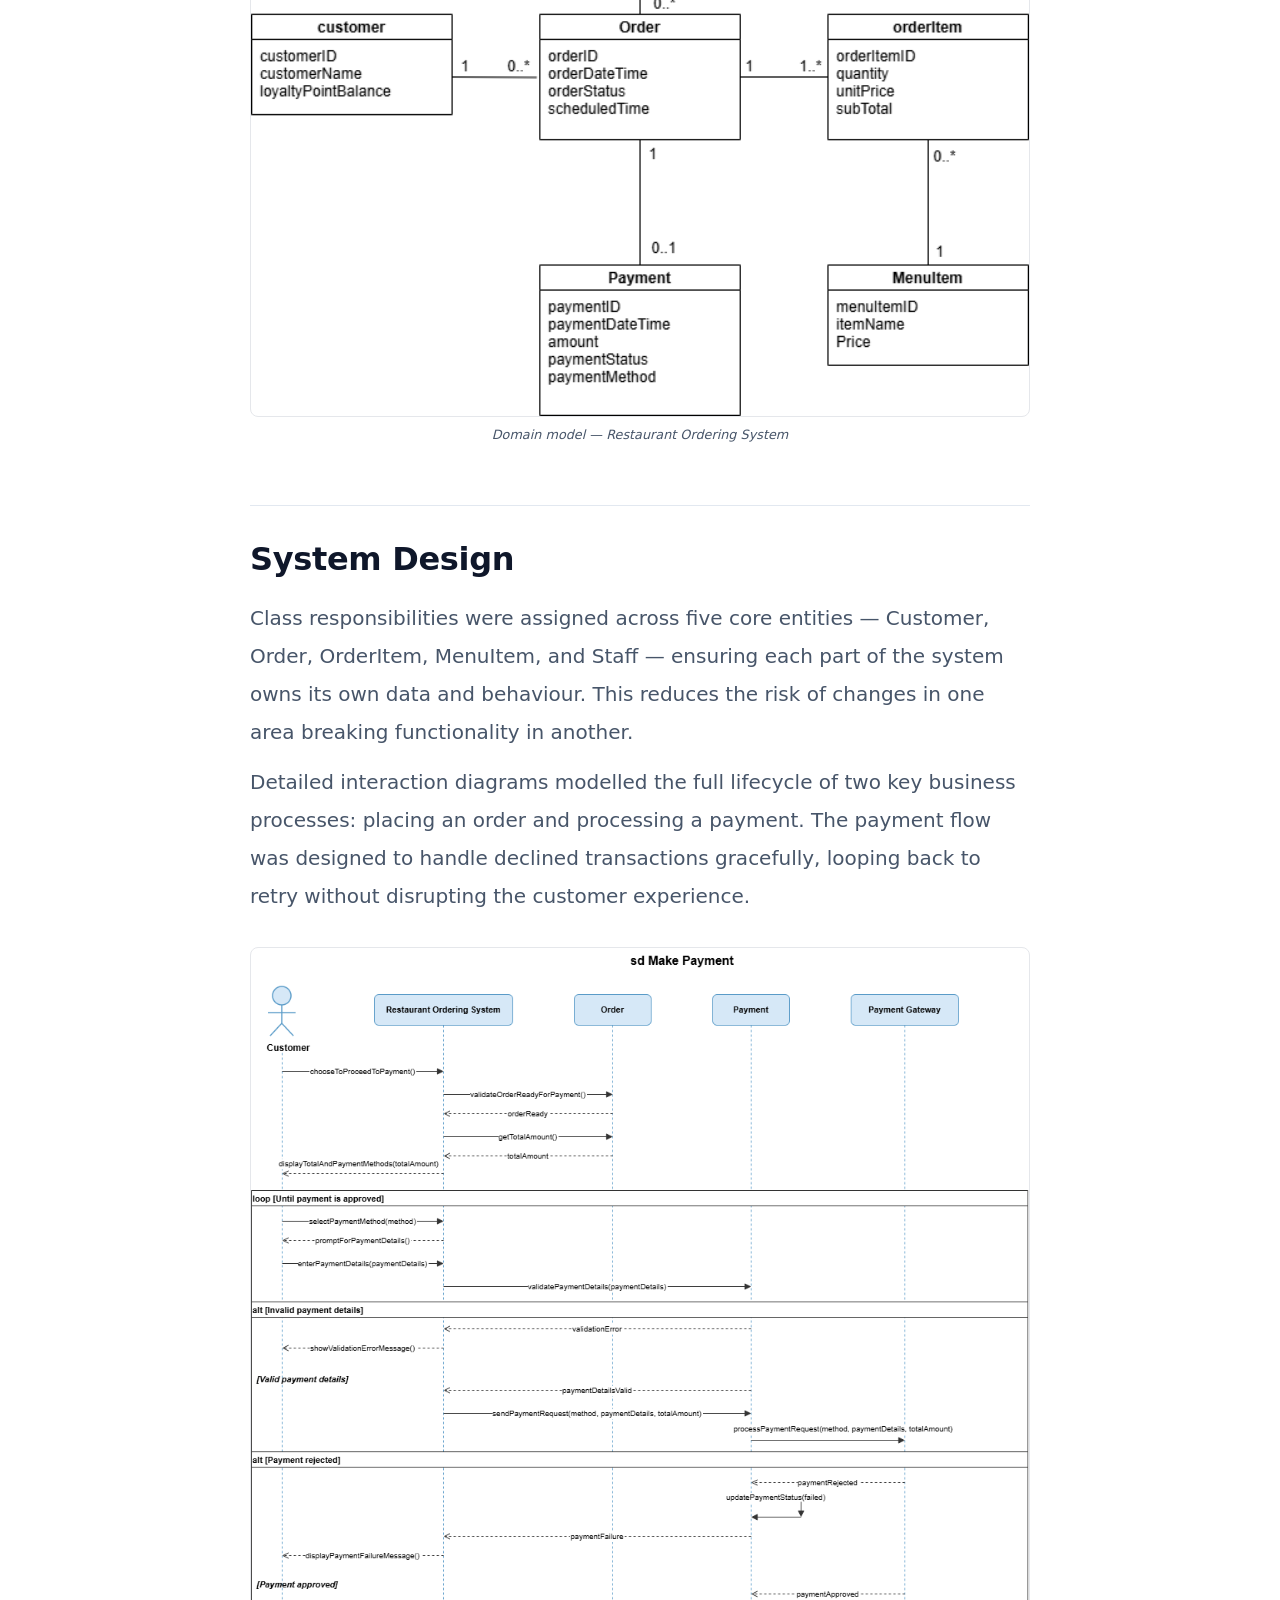
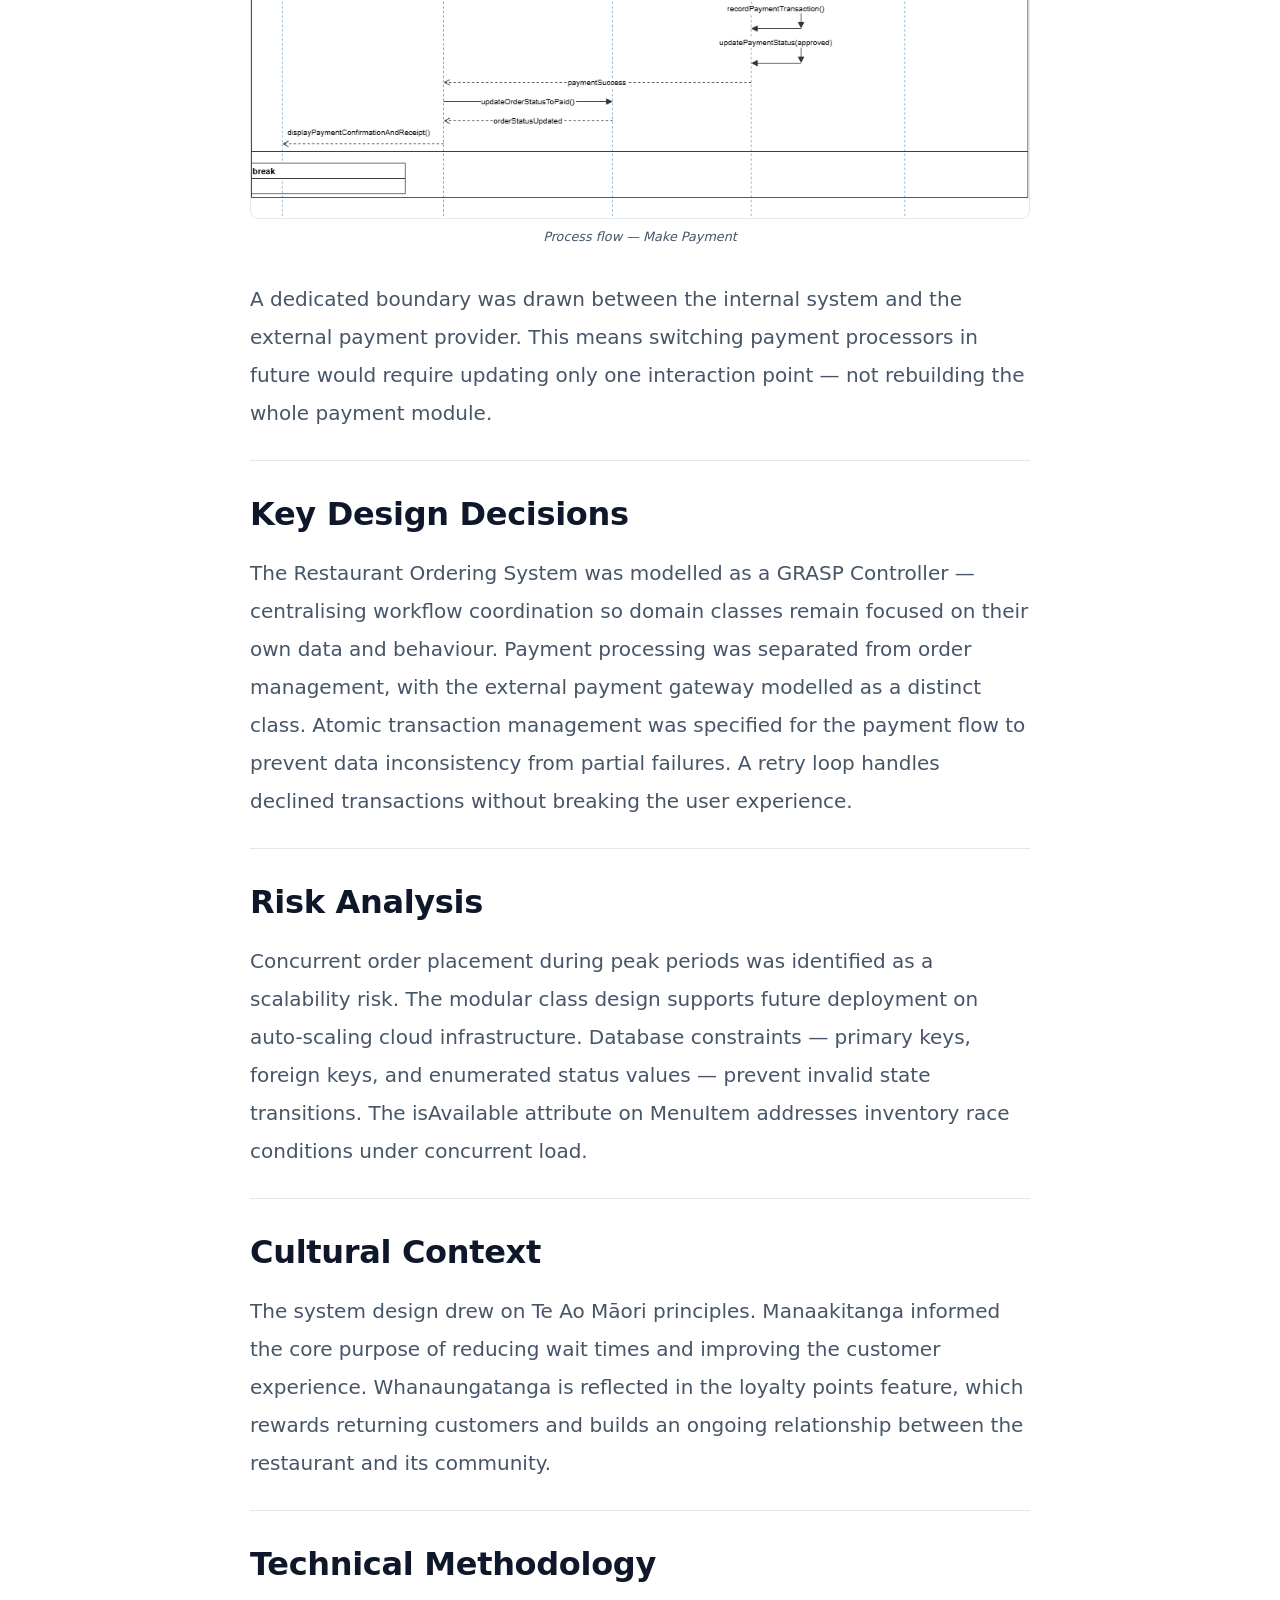
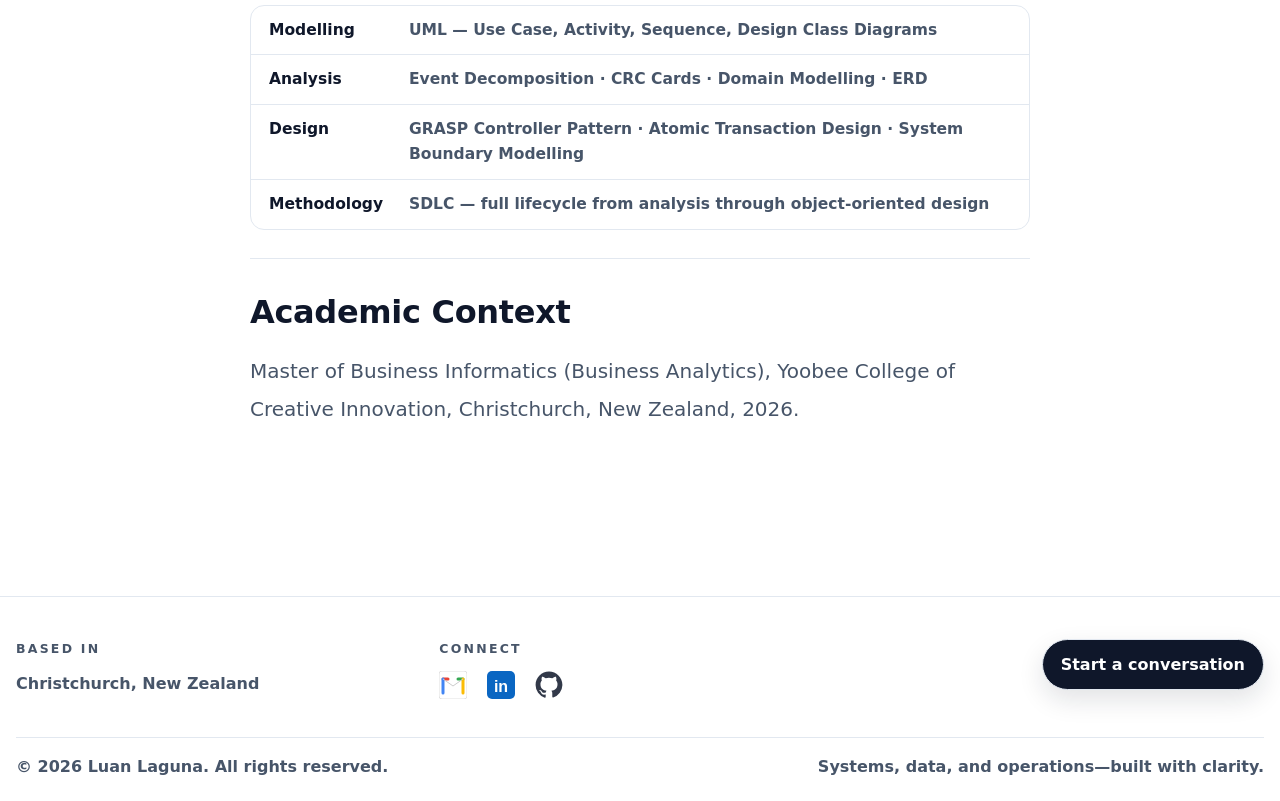
<file: projects/restaurant-platform.html>
<!DOCTYPE html>
<html lang="en">
<head>
  <script async src="https://www.googletagmanager.com/gtag/js?id=G-GKTQG36YTF"></script>
  <script>window.dataLayer=window.dataLayer||[];function gtag(){dataLayer.push(arguments);}gtag('js',new Date());gtag('config','G-GKTQG36YTF');</script>
  <meta charset="UTF-8" />
  <meta name="viewport" content="width=device-width, initial-scale=1" />
  <title>Restaurant Ordering Platform | Luan Laguna</title>
  <link rel="stylesheet" href="../style.css" />
</head>
<body>
  <header class="nav">
    <div class="container nav-inner">
      <a class="brand" href="../index.html">Luan Laguna</a>
      <button class="nav-toggle" aria-label="Open menu" aria-expanded="false" aria-controls="site-nav">
        <span class="nav-toggle-bar"></span><span class="nav-toggle-bar"></span><span class="nav-toggle-bar"></span>
      </button>
      <nav id="site-nav" class="links" aria-label="Primary">
        <a href="../index.html">Home</a>
        <a href="../resume.html">Resume</a>
        <a href="../projects.html">Projects</a>
        <a href="../contact.html">Contact</a>
      </nav>
    </div>
  </header>

  <main class="container page projects-page">

    <header class="detail-hero">
      <div class="detail-hero-nav">
        <a href="../projects.html" class="detail-back">
          <svg viewBox="0 0 24 24" aria-hidden="true"><path d="M19 12H5M12 5l-7 7 7 7"/></svg>
          Back to Projects
        </a>
      </div>
      <div class="detail-title-wrap">
        <p class="detail-kicker">Systems Analysis &middot; UML &middot; Process Design &middot; 2026</p>
        <h1 class="detail-title reveal">Restaurant Ordering Platform</h1>
        <p class="detail-sub reveal">End-to-end information system analysis and design</p>
      </div>
    </header>

    <div class="detail-image-section reveal">
      <div class="detail-image-main">
        <img src="../assets/projects/restaurant-hero.jpg.jpg" alt="Restaurant ordering platform project presentation" />
      </div>
    </div>

    <div class="detail-body">

      <section class="opsquery-section" style="border-top: none; padding-top: 0;">
        <p class="opsquery-text">
          An end-to-end information systems analysis and design project for a web-based restaurant ordering and management platform. The work spans the full Systems Development Life Cycle — from problem identification and requirements analysis through object-oriented design — producing a suite of professional UML artefacts ready to guide software implementation.
        </p>
      </section>

      <section class="opsquery-section reveal">
        <h2 class="opsquery-section-title">The Problem</h2>
        <p class="opsquery-text">
          During peak service hours, restaurants face a structural information failure: orders, payments, and preparation status are managed manually, creating coordination breakdowns when demand is highest. Customers queue, staff manage competing tasks simultaneously, and order errors increase. The system was designed to replace this with a structured, real-time information flow between customers, kitchen staff, and management.
        </p>
      </section>

      <section class="opsquery-section reveal">
        <h2 class="opsquery-section-title">Requirements Analysis</h2>
        <p class="opsquery-text">
          Seven operational events were mapped to define how the system should respond under real service conditions — from a customer placing an order through to a payment failure recovery and low-stock notification. This structured the scope of the system before a single line of design work began.
        </p>
        <p class="opsquery-text">
          Two use case models documented the distinct responsibilities of customers and staff, supported by activity diagrams and system sequence diagrams that traced how information flows between actors and the platform during critical transactions. A domain model and entity relationship diagram established the data structure underpinning the entire system.
        </p>
        <img src="../assets/projects/Make Payment  - Activity Diagram-Place online order - Sequence Diagram.drawio.png" alt="Place online order process flow" style="display: block; width: 100%; max-width: 780px; margin: 32px auto 0 auto; border-radius: 8px; border: 1px solid #e5e7eb;" />
        <span style="display: block; text-align: center; font-size: 0.8rem; color: var(--muted); margin-top: 8px; margin-bottom: 32px; font-style: italic;">Process flow — Place Online Order</span>
        
        <img src="../assets/projects/Domain model upgrated-Activity diagram - Place order.drawio.png" alt="Domain model" style="display: block; width: 100%; max-width: 780px; margin: 32px auto 0 auto; border-radius: 8px; border: 1px solid #e5e7eb;" />
        <span style="display: block; text-align: center; font-size: 0.8rem; color: var(--muted); margin-top: 8px; margin-bottom: 32px; font-style: italic;">Domain model — Restaurant Ordering System</span>
      </section>

      <section class="opsquery-section reveal">
        <h2 class="opsquery-section-title">System Design</h2>
        <p class="opsquery-text">
          Class responsibilities were assigned across five core entities — Customer, Order, OrderItem, MenuItem, and Staff — ensuring each part of the system owns its own data and behaviour. This reduces the risk of changes in one area breaking functionality in another.
        </p>
        <p class="opsquery-text">
          Detailed interaction diagrams modelled the full lifecycle of two key business processes: placing an order and processing a payment. The payment flow was designed to handle declined transactions gracefully, looping back to retry without disrupting the customer experience.
        </p>
        <img src="../assets/projects/Make Payment  - Activity Diagram-Make Payment  - Sequence Diagram.drawio.png" alt="Make payment process flow" style="display: block; width: 100%; max-width: 780px; margin: 32px auto 0 auto; border-radius: 8px; border: 1px solid #e5e7eb;" />
        <span style="display: block; text-align: center; font-size: 0.8rem; color: var(--muted); margin-top: 8px; margin-bottom: 32px; font-style: italic;">Process flow — Make Payment</span>
        <p class="opsquery-text">
          A dedicated boundary was drawn between the internal system and the external payment provider. This means switching payment processors in future would require updating only one interaction point — not rebuilding the whole payment module.
        </p>
      </section>

      <section class="opsquery-section reveal">
        <h2 class="opsquery-section-title">Key Design Decisions</h2>
        <p class="opsquery-text">
          The Restaurant Ordering System was modelled as a GRASP Controller — centralising workflow coordination so domain classes remain focused on their own data and behaviour. Payment processing was separated from order management, with the external payment gateway modelled as a distinct class. Atomic transaction management was specified for the payment flow to prevent data inconsistency from partial failures. A retry loop handles declined transactions without breaking the user experience.
        </p>
      </section>

      <section class="opsquery-section reveal">
        <h2 class="opsquery-section-title">Risk Analysis</h2>
        <p class="opsquery-text">
          Concurrent order placement during peak periods was identified as a scalability risk. The modular class design supports future deployment on auto-scaling cloud infrastructure. Database constraints — primary keys, foreign keys, and enumerated status values — prevent invalid state transitions. The isAvailable attribute on MenuItem addresses inventory race conditions under concurrent load.
        </p>
      </section>

      <section class="opsquery-section reveal">
        <h2 class="opsquery-section-title">Cultural Context</h2>
        <p class="opsquery-text">
          The system design drew on Te Ao Māori principles. Manaakitanga informed the core purpose of reducing wait times and improving the customer experience. Whanaungatanga is reflected in the loyalty points feature, which rewards returning customers and builds an ongoing relationship between the restaurant and its community.
        </p>
      </section>

      <section class="opsquery-section reveal">
        <h2 class="opsquery-section-title">Technical Methodology</h2>
        <div class="opsquery-stack">
          <div class="stack-row"><span class="stack-label">Modelling</span><span class="stack-value">UML — Use Case, Activity, Sequence, Design Class Diagrams</span></div>
          <div class="stack-row"><span class="stack-label">Analysis</span><span class="stack-value">Event Decomposition · CRC Cards · Domain Modelling · ERD</span></div>
          <div class="stack-row"><span class="stack-label">Design</span><span class="stack-value">GRASP Controller Pattern · Atomic Transaction Design · System Boundary Modelling</span></div>
          <div class="stack-row"><span class="stack-label">Methodology</span><span class="stack-value">SDLC — full lifecycle from analysis through object-oriented design</span></div>
        </div>
      </section>

      <section class="opsquery-section reveal">
        <h2 class="opsquery-section-title">Academic Context</h2>
        <p class="opsquery-text">
          Master of Business Informatics (Business Analytics), 
          Yoobee College of Creative Innovation, 
          Christchurch, New Zealand, 2026.
        </p>
      </section>

    </div>
  </main>

  <footer class="footer-pro">
    <div class="container footer-pro-inner">
      <div class="footer-pro-grid">
        <div class="footer-block"><div class="footer-kicker">BASED IN</div><div class="footer-text"><div class="footer-muted">Christchurch, New Zealand</div></div></div>
        <div class="footer-block">
          <div class="footer-kicker">Connect</div>
          <div class="footer-social">
            <a href="mailto:luanlaguna7@gmail.com" aria-label="Gmail">
<svg width="28" height="28" viewBox="0 0 28 28" xmlns="http://www.w3.org/2000/svg">
  <rect width="28" height="28" rx="3" fill="white" stroke="#e0e0e0" stroke-width="1"/>
  <path d="M4 8 L14 16 L24 8" fill="none" stroke="#ccc" stroke-width="1"/>
  <path d="M4 8 L4 22 L24 22 L24 8 L14 16 Z" fill="white" stroke="none"/>
  <path d="M4 8 L14 16 L24 8" fill="none" stroke="#ccc" stroke-width="0.5"/>
  <path d="M4 8 L9 8 L14 13 L19 8 L24 8 L24 22 L4 22 Z" fill="white"/>
  <path d="M4 8 L9 8" stroke="#EA4335" stroke-width="3" stroke-linecap="round"/>
  <path d="M19 8 L24 8" stroke="#34A853" stroke-width="3" stroke-linecap="round"/>
  <path d="M4 8 L4 22" stroke="#4285F4" stroke-width="3" stroke-linecap="round"/>
  <path d="M24 8 L24 22" stroke="#FBBC05" stroke-width="3" stroke-linecap="round"/>
  <path d="M4 8 L14 15 L24 8" fill="none" stroke="#ccc" stroke-width="1"/>
</svg>
</a>
            <a href="https://www.linkedin.com/in/luan-laguna-390032174/" target="_blank" aria-label="LinkedIn">
<svg width="28" height="28" viewBox="0 0 28 28" xmlns="http://www.w3.org/2000/svg">
  <rect width="28" height="28" rx="5" fill="#0A66C2"/>
  <text x="14" y="21" text-anchor="middle" font-family="Arial, sans-serif" font-size="16" font-weight="700" fill="white">in</text>
</svg>
</a>
            <a href="https://github.com/LuanLaguna" target="_blank" rel="noopener" aria-label="GitHub" class="tooltip-wrap" data-tooltip="GitHub"><svg viewBox="0 0 24 24" class="social-icon"><path d="M12 .5C5.65.5.5 5.65.5 12a11.5 11.5 0 0 0 7.87 10.94c.58.1.79-.25.79-.56v-2.17c-3.2.7-3.88-1.54-3.88-1.54-.52-1.33-1.27-1.69-1.27-1.69-1.04-.71.08-.69.08-.69 1.15.08 1.76 1.18 1.76 1.18 1.02 1.76 2.68 1.25 3.33.96.1-.74.4-1.25.73-1.54-2.55-.29-5.23-1.28-5.23-5.69 0-1.26.45-2.3 1.18-3.12-.12-.29-.51-1.45.11-3.03 0 0 .96-.31 3.15 1.19a10.9 10.9 0 0 1 5.73 0c2.19-1.5 3.15-1.19 3.15-1.19.62 1.58.23 2.74.11 3.03.73.82 1.18 1.86 1.18 3.12 0 4.42-2.69 5.39-5.25 5.67.41.35.77 1.04.77 2.1v3.11c0 .31.21.67.8.56A11.5 11.5 0 0 0 23.5 12C23.5 5.65 18.35.5 12 .5z"/></svg></a>
          </div>
        </div>
        <div class="footer-cta"><a class="footer-cta-btn" href="../contact.html">Start a conversation</a></div>
      </div>
      <div class="footer-bottom">
        <div class="footer-copy">&copy; 2026 Luan Laguna. All rights reserved.</div>
        <div class="footer-tagline">Systems, data, and operations&mdash;built with clarity.</div>
      </div>
    </div>
  </footer>

  <button class="back-to-top" type="button" aria-label="Back to top">&#8593;</button>
  <script>
    (function(){var b=document.querySelector('.nav-toggle'),n=document.querySelector('#site-nav');if(b&&n){b.addEventListener('click',function(){var o=n.classList.toggle('is-open');b.classList.toggle('is-active',o);b.setAttribute('aria-expanded',String(o));});n.addEventListener('click',function(e){if(e.target.tagName==='A'&&n.classList.contains('is-open')){n.classList.remove('is-open');b.classList.remove('is-active');b.setAttribute('aria-expanded','false');}});}var t=document.querySelector('.back-to-top');if(t){var f=function(){t.classList.toggle('is-visible',window.scrollY>260);};window.addEventListener('scroll',f,{passive:true});t.addEventListener('click',function(){window.scrollTo({top:0,behavior:'smooth'});});f();}})();
  </script>
  <script src="../js/animations.js"></script>
</body>
</html>
</file>
<file: style.css>
:root{
  --bg:#ffffff;
  --text:#0f172a;
  --muted:#475569;
  --line:#e2e8f0;
  --card:#f8fafc;
  --btn:#0f172a;
  --btnText:#ffffff;
}

*{box-sizing:border-box}
body{
  margin:0;
  font-family: system-ui, -apple-system, Segoe UI, Roboto, Arial, sans-serif;
  background:var(--bg);
  color:var(--text);
  line-height:1.6;
}

.container{
  max-width: 1300px;
  margin: 0 auto;
  padding: 0 16px;   /* mais prÃ³ximo das bordas */
}

.nav{
  position: sticky;
  top: 0;
  z-index: 1000;
  background: rgba(255,255,255,.92);
  backdrop-filter: blur(8px);
  border-bottom: 1px solid var(--line);
}

.nav-inner{
  display:flex;
  align-items:center;
  justify-content:space-between;
  padding:14px 0;
}

.brand{
  font-weight:700;
  text-decoration:none;
  color:var(--text);
}

.links a{
  margin-left:18px;
  text-decoration:none;
  color:var(--muted);
  font-weight:600;
  font-size: 0.95rem;
}

.links a:hover{ color:var(--text); }

.hero{
  padding:56px 0 20px;
}

.kicker{
  margin:0 0 10px;
  color:var(--muted);
  font-weight:700;
  letter-spacing:.08em;
  text-transform:uppercase;
  font-size:.85rem;
}

h1{
  margin:0 0 14px;
  font-size: clamp(2.2rem, 4.6vw, 3.2rem);
  line-height:1.1;
  font-weight: 750; /* antes estava muito pesado */
  letter-spacing: -0.02em;
}

.lead{
  margin:0 0 22px;
  color:var(--muted);
  font-size:1.05rem;
  max-width: 72ch;
}

.cta{
  display:flex;
  gap:12px;
  flex-wrap:wrap;
}

.btn{
  display:inline-block;
  padding:10px 14px;
  border-radius:12px;
  background:var(--btn);
  color:var(--btnText);
  text-decoration:none;
  font-weight:700;
  border:1px solid var(--btn);
}

.btn-secondary{
  background:#334155;
  border-color:#334155;
}

.btn-ghost{
  background:transparent;
  color:var(--text);
  border-color: var(--line);
}

.card{
  margin:24px 0 64px;
  padding:26px;
  border:1px solid var(--line);
  background:#ffffff;
  border-radius:18px;
}

.card h2{ margin:0 0 10px; }

/* =========================
   Footer Pro
   ========================= */
.footer-pro{
  border-top: 1px solid var(--line);
  background: #fff;
  padding: 34px 0 22px;
}

.footer-pro-inner{
  display: grid;
  gap: 20px;
}

.footer-pro-grid{
  display: grid;
  grid-template-columns: 1fr 1fr 1fr;
  gap: 22px;
  align-items: start;
  padding: 8px 0 18px;
}

.footer-kicker{
  font-weight: 800;
  letter-spacing: .18em;
  text-transform: uppercase;
  font-size: .78rem;
  color: var(--muted);
  margin-bottom: 12px;
}

.footer-links{
  display: grid;
  gap: 10px;
}

.footer-links a{
  color: var(--text);
  text-decoration: none;
  font-weight: 700;
}

.footer-links a:hover{
  text-decoration: underline;
  text-underline-offset: 3px;
}

.footer-text{
  display: grid;
  gap: 10px;
}

.footer-strong{
  color: var(--text);
  text-decoration: none;
  font-weight: 800;
}

.footer-strong:hover{
  text-decoration: underline;
  text-underline-offset: 3px;
}

.footer-muted{
  color: var(--muted);
  font-weight: 650;
}

.footer-cta{
  display: flex;
  justify-content: flex-end;
}

.footer-cta-btn{
  display: inline-flex;
  align-items: center;
  justify-content: center;
  padding: 12px 18px;
  border-radius: 999px;
  border: 1px solid var(--line);
  background: var(--btn);
  color: var(--btnText);
  text-decoration: none;
  font-weight: 900;
  box-shadow: 0 10px 26px rgba(15,23,42,0.12);
  transition: transform .12s ease, box-shadow .12s ease, filter .12s ease;
}

.footer-cta-btn:hover{
  transform: translateY(-1px);
  box-shadow: 0 14px 34px rgba(15,23,42,0.16);
  filter: brightness(.98);
}

.footer-bottom{
  display: flex;
  justify-content: space-between;
  gap: 16px;
  flex-wrap: wrap;
  border-top: 1px solid var(--line);
  padding-top: 16px;
}

.footer-copy{
  color: var(--muted);
  font-weight: 650;
}

.footer-tagline{
  color: var(--muted);
  font-weight: 700;
}

/* responsive */
@media (max-width: 980px){
  .footer-pro-grid{
    grid-template-columns: 1fr;
    justify-items: center;
    text-align: center;
  }

  .footer-block{ text-align: center; }

  .footer-cta{
    width: 100%;
    display: flex;
    justify-content: center;
  }

  .footer-cta-btn{
    margin: 0 auto;     /* garante o centro mesmo se der conflito */
  }
}
.footer-social{
  display:flex;
  gap:14px;
  align-items:center;
  justify-content:flex-start;
  width:auto;
}

/* Footer column alignment */
.footer-block{
  display: flex;
  flex-direction: column;
  align-items: flex-start;
}

.footer-cta{
  display: flex;
  justify-content: flex-end;
  align-items: flex-start;
}

.social-icon{
  width:22px;
  height:22px;
  fill:var(--text);
  opacity:.85;
  transition: transform .15s ease, opacity .15s ease;
}

.footer-social a:hover .social-icon{
  transform: translateY(-2px);
  opacity:1;
}
/* --- Wix-like Home Layout --- */
.wix-content {
  max-width: 520px;
}

.wix-title {
  font-size: 42px;
  line-height: 1.2;
}

.wix-text {
  color: #4a5568;
  line-height: 1.6;
}
.wix-hero{
  padding: 56px 0 44px;
  display: grid;
  grid-template-columns: 520px 1fr; /* foto grande e texto ao lado */
  column-gap: 56px;                /* era 88px, agora mais prÃ³ximo */
  align-items: start;
}
.footer-note{
  margin-top: 18px;
  color: var(--muted);
  font-weight: 600;
  font-size: .9rem;
}

.wix-photo img{
  width: 500px;
  height: 500px;
  object-fit: cover;
  border-radius: 50%;
  filter: grayscale(100%);
  display:block;
}
.wix-title{
  margin: 0 0 18px;
  font-size: clamp(1.8rem, 3.2vw, 2.4rem);
  line-height: 1.15;
  font-weight: 700;
  letter-spacing: -0.01em;
}

.wix-subtitle{
  margin: 0 0 14px;
  font-size: 1.05rem;
  font-weight: 700;
}

.wix-text{
  margin: 0 0 14px;
  max-width: 75ch;
  color: var(--muted);
  font-size: 1rem;
}

.wix-actions{
  display:flex;
  gap: 26px;
  flex-wrap: wrap;
 margin-top: 30px;
}

.wix-btn{
  width: 140px;
  height: 140px;
  border-radius: 999px;
  display:inline-flex;
  align-items:center;
  justify-content:center;
  text-decoration:none;
  font-weight: 700;
  font-size: 18px; /* texto maior */
  color:#0f172a;
  border: none;
  box-shadow: 0 10px 26px rgba(15, 23, 42, 0.10);
  transition: transform .12s ease, box-shadow .12s ease, filter .12s ease;
}
.wix-btn:hover{
  transform: translateY(-2px);
  box-shadow: 0 14px 34px rgba(15, 23, 42, 0.14);
  filter: brightness(0.98);
}
.wix-btn-resume{ background:#3B82F6; }   /* azul */
.wix-btn-projects{ background:#9CA3AF; } /* cinza */
.wix-btn-contact{ background:#10B981; }  /* verde */

.wix-btn:hover{
  background: #0f172a;
  color: #ffffff;
}
.wix-hero{
  max-width: 1180px;     /* controla largura do bloco */
  margin: 0 auto;        /* centraliza no meio */
}

/* Mobile */
@media (max-width: 980px){
  .container{ padding: 0 16px; }

  .wix-hero{
    grid-template-columns: 1fr;
    row-gap: 22px;
    padding: 36px 0;
  }

  .wix-photo img{
    width: 300px;
    height: 300px;
  }

  .wix-btn{
    width: 120px;
    height: 120px;
    font-size: 16px;
  }
}

@media (max-width: 520px){
  .wix-actions{
    gap: 8px;
    flex-wrap: nowrap;
    justify-content: space-between;
  }

  .wix-btn{
    width: 84px;
    height: 84px;
    font-size: 13px;
    flex: 0 0 auto;
  }
}
/* =========================
   Resume Page (only)
   ========================= */
.resume-page{
  padding: 52px 0 70px;
}

/* Hero */
.resume-hero{
  display:flex;
  align-items:flex-start;
  justify-content:space-between;
  gap: 28px;
  padding: 10px 0 34px;
}
.resume-title{
  margin:0;
  font-size: clamp(3.2rem, 6vw, 4.6rem);
  line-height:1;
  letter-spacing:-0.03em;
}
.resume-subtitle{
  margin: 10px 0 18px;
  color: var(--muted);
  font-size: 1.05rem;
  max-width: 60ch;
}
.resume-download{
  display:inline-flex;
  align-items:center;
  gap:10px;
  padding: 12px 18px;
  border-radius: 999px;
  border: 1px solid var(--line);
  background:#0f172a;
  color:#fff;
  text-decoration:none;
  font-weight:800;
  box-shadow: 0 10px 26px rgba(15,23,42,0.18);
}
.resume-download:hover{ transform: translateY(-1px); }
.resume-download .icon svg{ width:18px; height:18px; }

/* decorative badges */
.mini-badges{ display:flex; gap:10px; flex-wrap:wrap; justify-content:flex-end; }
.mini-badge{
  display:inline-flex;
  align-items:center;
  gap:10px;
  padding: 10px 14px;
  border-radius: 999px;
  border:1px solid var(--line);
  background:#fff;
  color: var(--text);
  font-weight:700;
}
.dot{ width:10px; height:10px; border-radius:999px; display:inline-block; }
.dot-blue{ background:#3b82f6; }
.dot-slate{ background:#94a3b8; }
.dot-green{ background:#10b981; }

/* sections */
.resume-section{ padding: 26px 0; border-top: 1px solid var(--line); }
.section-head{ display:flex; align-items:flex-end; justify-content:space-between; gap:14px; margin-bottom:16px; }
.section-title{ margin:0; font-size: clamp(1.6rem, 2.5vw, 2.1rem); letter-spacing:-0.01em; }
.section-note{ margin:0; color: var(--muted); max-width: 62ch; }

/* grids */
.grid-3{
  display:grid;
  grid-template-columns: repeat(3, minmax(0, 1fr));
  gap: 16px;
}
.grid-2{
  display:grid;
  grid-template-columns: repeat(2, minmax(0, 1fr));
  gap: 16px;
}

/* cards */
.resume-card{
  background:#fff;
  border: 1px solid var(--line);
  border-radius: 18px;
  padding: 18px 18px 16px;
  box-shadow: 0 10px 28px rgba(15,23,42,0.06);
}
.card-top{ margin-bottom: 10px; }
.badge{
  display:inline-flex;
  align-items:center;
  gap:10px;
  padding: 8px 12px;
  border-radius: 999px;
  font-weight:800;
  border:1px solid var(--line);
  background:#fff;
}
.badge .icon svg{ width:18px; height:18px; }
.badge-blue{ color:#1e40af; }
.badge-slate{ color:#334155; }
.badge-green{ color:#065f46; }

.clean-list{
  margin: 10px 0 0;
  padding: 0;
  list-style:none;
}
.clean-list li{
  display:flex;
  gap:10px;
  align-items:flex-start;
  padding: 8px 0;
  border-top: 1px dashed #eef2f7;
}
.clean-list li:first-child{ border-top:0; }
.clean-list li::before{
  content:"";
  width:10px; height:10px;
  margin-top: 6px;
  border-radius:999px;
  background:#cbd5e1;
  flex: 0 0 auto;
}

/* timeline */
.timeline{
  display:flex;
  flex-direction:column;
  gap: 18px;
}
.t-item{
  display:grid;
  grid-template-columns: 160px 1fr;
  gap: 22px;
  padding: 18px;
  border: 1px solid var(--line);
  border-radius: 18px;
  background:#fff;
  box-shadow: 0 10px 28px rgba(15,23,42,0.06);
}
.t-year{ color: var(--muted); font-weight:800; }
.t-line{
  margin-top: 10px;
  height: calc(100% - 10px);
  border-left: 2px solid #d1d5db;
}
.t-role{
  margin:0;
  font-size: 1.25rem;
  font-weight: 900;
  letter-spacing:-0.01em;
}
.t-sep{ color:#94a3b8; font-weight:700; margin: 0 6px; }
.t-meta{
  margin-top: 2px;
  color: var(--muted);
  font-weight:700;
}
.impact-list{
  margin: 12px 0 0;
  padding-left: 18px;
  color: var(--text);
}
.impact-list li{ margin: 8px 0; }
.para-muted{ margin: 10px 0 0; color: var(--muted); }
/* ===== Resume: Experience (icon + industry, no company names) ===== */
.xp{
  padding: 26px 0 10px;
}
.xp-company{
  font-weight:600;
  color:var(--muted);
  margin-top:4px;
  margin-bottom:8px;
}

.xp-title{
  margin: 18px 0 18px;
  font-size: 2rem;
  letter-spacing: -0.02em;
}

.xp-list{
  display: grid;
  gap: 16px;
}

.xp-item{
  display: grid;
  grid-template-columns: 56px 1fr;
  gap: 18px;
  padding: 18px;
  border: 1px solid var(--line);
  border-radius: 18px;
  background: #fff;
}

.xp-icon{
  width: 56px;
  height: 56px;
  border-radius: 14px;
  border: 1px solid var(--line);
  display: grid;
  place-items: center;
  color: var(--text);
  background: #fff;
}

.xp-icon svg{
  width: 28px;
  height: 28px;
}

.xp-head{
  display: flex;
  align-items: baseline;
  justify-content: space-between;
  gap: 14px;
  flex-wrap: wrap;
  margin-bottom: 8px;
}

.xp-role{
  font-weight: 800;
  font-size: 1.05rem;
}

.xp-meta{
  color: var(--muted);
  font-weight: 650;
  font-size: .95rem;
}

.xp-bullets{
  margin: 0;
  padding-left: 18px;
  color: var(--muted);
}

.xp-bullets li{
  margin: 6px 0;
}

/* Mobile */
@media (max-width: 860px){
  .xp-item{
    grid-template-columns: 48px 1fr;
    padding: 16px;
  }
  .xp-icon{
    width: 48px;
    height: 48px;
    border-radius: 12px;
  }
}

/* responsive */
@media (max-width: 980px){
  .grid-3{ grid-template-columns: 1fr; }
  .grid-2{ grid-template-columns: 1fr; }
  .resume-hero{ flex-direction:column; align-items:flex-start; }
  .mini-badges{ justify-content:flex-start; }
  .t-item{ grid-template-columns: 1fr; }
  .t-line{ display:none; }
}

/* Responsive */
@media (max-width: 980px){
  .t-item{
    grid-template-columns: 1fr;
  }
  .t-left{ text-align: left; }
  .t-mid{ display: none; }
  .two-col{
    grid-template-columns: 1fr;
  }
}
/* ===== Resume: Core Skills (market-aligned) ===== */

.skills-grid{
  display:grid;
  grid-template-columns: repeat(4, minmax(0, 1fr));
  gap: 18px;
  margin-top: 16px;
}

.skill-card{
  border: 1px solid var(--line);
  border-radius: 18px;
  background: #fff;
  padding: 18px 18px 16px;
  box-shadow: 0 8px 20px rgba(15, 23, 42, .05);
}

.skill-pill{
  display:inline-flex;
  align-items:center;
  justify-content:center;
  padding: 8px 14px;
  border-radius: 999px;
  font-weight: 800;
  font-size: .95rem;
  border: 1px solid;
  margin-bottom: 12px;
}

.pill-blue{ color:#1d4ed8; background:rgba(29,78,216,.08); border-color:rgba(29,78,216,.25); }
.pill-slate{color:#0f766e; background:rgba(13,148,136,.08); border-color:rgba(13,148,136,.25);}
.pill-green{ color:#a5101c; background:rgba(165,16,28,.08); border-color:rgba(165,16,28,.25);}
.pill-amber{ color:#b45309; background:rgba(180,83,9,.08); border-color:rgba(180,83,9,.25); }

.skill-list{
  list-style:none;
  margin:0;
  padding:0;
}

.skill-list li{
  padding: 10px 0;
  border-top: 1px dashed rgba(226,232,240,.9);
  color: var(--text);
  font-weight: 650;
  font-size: .98rem;
}

.skill-list li:first-child{
  border-top:none;
  padding-top: 2px;
}
/* ===== Resume: top mini badges ===== */
.mini-badges{
  display:flex;
  gap:10px;
  align-items:center;
  justify-content:flex-end;
  flex-wrap:wrap;
}

.mini-badge{
  display:inline-flex;
  align-items:center;
  gap:10px;
  padding:10px 14px;
  border-radius:999px;
  font-weight:800;
  font-size:.95rem;
  border:1px solid var(--line);
  background:#fff;
  color:var(--text);
}

.dot{
  width:10px;
  height:10px;
  border-radius:999px;
  display:inline-block;
}

.dot-blue{ background:#1d4ed8; }
.dot-slate{ background:#0f766e; }
.dot-red{ background:#a5101c; }
.dot-amber{ background:#b45309; }

/* badge â€œfilledâ€ look matching the skill pills */
.mini-blue{
  color:#1d4ed8;
  background:rgba(29,78,216,.08);
  border-color:rgba(29,78,216,.25);
}
.mini-slate{
  color:#0f766e;
  background:rgba(13,148,136,.08);
  border-color:rgba(13,148,136,.25);
}
.mini-red{
  color:#a5101c;
  background:rgba(165,16,28,.08);
  border-color:rgba(165,16,28,.25);
}
.mini-amber{
  color:#b45309;
  background:rgba(180,83,9,.08);
  border-color:rgba(180,83,9,.25);
}

.languages-pills{
  display:flex;
  gap:14px;
  flex-wrap:wrap;
  margin-top:14px;
}

.language-pill{
  padding:10px 16px;
  border-radius:12px;
  border:1px solid var(--line);
  background:#fff;
  font-weight:650;
  color:var(--text);
  box-shadow:0 6px 16px rgba(15,23,42,0.06);
}
@media (max-width: 1100px){
  .skills-grid{ grid-template-columns: repeat(2, minmax(0, 1fr)); }
}

@media (max-width: 560px){
  .skills-grid{ grid-template-columns: 1fr; }
}

/* =========================
   Projects Page
   ========================= */
.projects-page{
  padding: 52px 0 70px;
}

.projects-hero{
  padding: 10px 0 26px;
}

.projects-title{
  margin:0;
  font-size: clamp(3.2rem, 6vw, 4.6rem);
  line-height: 1;
  letter-spacing: -0.03em;
}

.projects-subtitle{
  margin: 10px 0 0;
  color: var(--muted);
  font-size: 1.05rem;
  max-width: 72ch;
}

/* list */
.project-list{
  display: grid;
  gap: 22px;
  padding-top: 10px;
}

.project{
  display: grid;
  grid-template-columns: 1.15fr .85fr;
  gap: 26px;
  padding: 22px;
  border: 1px solid var(--line);
  border-radius: 18px;
  background: #fff;
  box-shadow: 0 10px 28px rgba(15,23,42,0.06);
}

.project-title{
  margin: 0 0 12px;
  font-size: clamp(1.4rem, 2.1vw, 1.85rem);
  letter-spacing: -0.02em;
}

.project-lead{
  margin: 0 0 12px;
  color: var(--text);
  font-weight: 650;
  max-width: 78ch;
}

.project-text{
  margin: 0 0 12px;
  color: var(--muted);
  max-width: 82ch;
}

.project-bullets{
  margin: 10px 0 14px;
  padding-left: 18px;
  color: var(--muted);
}
.project-bullets li{
  margin: 8px 0;
}

.project-tags{
  display:flex;
  flex-wrap: wrap;
  gap: 10px;
  padding-top: 6px;
}

.tag{
  display:inline-flex;
  align-items:center;
  padding: 8px 12px;
  border-radius: 999px;
  border: 1px solid var(--line);
  background: #fff;
  color: var(--text);
  font-weight: 700;
  font-size: .92rem;
}

/* right column */
.project-right{
  display: grid;
  gap: 14px;
  align-content: start;
}

.project-media{
  border-radius: 16px;
  overflow: hidden;
  border: 1px solid var(--line);
  background: #fff;
}

.project-media img{
  width: 100%;
  height: auto;
  display:block;
}

.project-media-mobile{
  display: none;
}

.project-tools{
  border: 1px solid var(--line);
  border-radius: 16px;
  padding: 16px;
  background: #fff;
}

.project-tools h3{
  margin: 0 0 10px;
  font-size: 1.25rem;
  letter-spacing: -0.01em;
}

.project-tools ul{
  margin: 0;
  padding-left: 18px;
  color: var(--muted);
}

.project-tools li{
  margin: 7px 0;
}

/* responsive */
@media (max-width: 980px){
  .project{
    grid-template-columns: 1fr;
  }

  .section-head{
    flex-direction: column;
    align-items: flex-start;
    gap: 6px;
  }

  .project-media-mobile{
    display: block;
    margin: 8px 0 14px;
  }

  .project-right .project-media{
    display: none;
  }
}
/* =========================
   Miro-style Project List
   ========================= */

.miro-projects{
  display: flex;
  flex-direction: column;
  padding-bottom: 10px;
}

.miro-item{
  display: grid;
  grid-template-columns: 1fr 1fr;
  gap: 64px;
  padding: 72px 0;
  border-top: 1px solid var(--line);
  align-items: center;
}

.miro-item:last-child{ border-bottom: 1px solid var(--line); }

/* Flip: visual LEFT, text RIGHT */
.miro-flip .miro-text{ order: 2; }
.miro-flip .miro-visual{ order: 1; }

.miro-title{
  margin: 0 0 14px;
  font-size: clamp(1.5rem, 2.4vw, 2rem);
  letter-spacing: -0.02em;
  font-weight: 800;
}

.miro-desc{
  margin: 0 0 26px;
  color: var(--muted);
  font-size: 1rem;
  line-height: 1.75;
  max-width: 52ch;
}

.miro-actions{
  display: flex;
  align-items: center;
  gap: 10px;
  flex-wrap: wrap;
  margin-bottom: 20px;
}

.miro-btn{
  display: inline-flex;
  align-items: center;
  padding: 10px 24px;
  border-radius: 999px;
  background: #1d4ed8;
  color: #fff;
  text-decoration: none;
  font-weight: 700;
  font-size: .92rem;
  border: 1px solid #1d4ed8;
  transition: filter .14s ease, transform .14s ease, box-shadow .14s ease;
}

.miro-btn:hover{
  filter: brightness(.88);
  transform: translateY(-2px);
  box-shadow: 0 6px 18px rgba(29,78,216,.28);
}

.miro-meta{
  font-size: .76rem;
  font-weight: 800;
  letter-spacing: .12em;
  text-transform: uppercase;
  color: var(--muted);
}

/* Laptop mockup */
.mockup-wrap{
  background: #e8f4f8;
  border-radius: 20px;
  padding: 28px 24px 0;
  overflow: hidden;
}

.laptop-frame{
  background: #1e2936;
  border-radius: 10px 10px 4px 4px;
  padding: 8px 8px 0;
  box-shadow: 0 2px 8px rgba(0,0,0,.25);
}

.laptop-screen{
  border-radius: 4px 4px 0 0;
  overflow: hidden;
  background: #0f1723;
  line-height: 0;
}

.laptop-screen img{
  width: 100%;
  display: block;
  max-height: 240px;
  object-fit: cover;
  object-position: top;
}

.laptop-placeholder{
  height: 200px;
  display: flex;
  align-items: center;
  justify-content: center;
  color: #64748b;
  font-size: 1rem;
  font-weight: 700;
  letter-spacing: .06em;
  text-transform: uppercase;
  background: #111827;
}

.laptop-chin{
  height: 16px;
  background: #1e2936;
  display: flex;
  align-items: center;
  justify-content: center;
}

.laptop-chin-cam{
  width: 5px;
  height: 5px;
  border-radius: 50%;
  background: #2d3e52;
}

.laptop-keyboard{
  background: linear-gradient(to bottom, #c5cdd8, #d8dfe7);
  height: 16px;
  margin: 0 -24px;
  border-radius: 0 0 0 0;
}

/* Responsive – miro layout */
@media (max-width: 900px){
  .miro-item{
    grid-template-columns: 1fr;
    gap: 36px;
    padding: 52px 0;
  }

  .miro-flip .miro-text{ order: 1; }
  .miro-flip .miro-visual{ order: 2; }

  .miro-desc{ max-width: 100%; }

  .laptop-screen img{ max-height: 200px; }
  .laptop-placeholder{ height: 160px; }
}

/* =========================
   Projects Page – Redesign
   ========================= */

/* Featured cards */
.featured-cards{
  display: grid;
  gap: 24px;
  margin-top: 24px;
}

.featured-card{
  display: grid;
  grid-template-columns: 1fr 1fr;
  border: 1px solid var(--line);
  border-radius: 20px;
  background: #fff;
  box-shadow: 0 10px 28px rgba(15,23,42,0.06);
  overflow: hidden;
  min-height: 380px;
}

.featured-card-image{
  overflow: hidden;
  background: var(--card);
  display: flex;
  align-items: center;
  justify-content: center;
}

.featured-card-image img{
  width: 100%;
  height: 100%;
  object-fit: cover;
  display: block;
}

.featured-card-body{
  padding: 40px 44px;
  display: flex;
  flex-direction: column;
  justify-content: center;
}

.featured-card.reverse .featured-card-image{ order: 2; }
.featured-card.reverse .featured-card-body{ order: 1; }

.featured-card-kicker{
  margin: 0 0 8px;
  color: var(--muted);
  font-weight: 700;
  letter-spacing: .08em;
  text-transform: uppercase;
  font-size: .78rem;
}

.featured-card-title{
  margin: 0 0 14px;
  font-size: clamp(1.35rem, 2vw, 1.75rem);
  letter-spacing: -0.02em;
  line-height: 1.2;
}

.featured-card-desc{
  margin: 0 0 20px;
  color: var(--muted);
  font-size: 1rem;
  line-height: 1.65;
  max-width: 56ch;
}

.featured-card-actions{
  display: flex;
  align-items: center;
  gap: 10px;
  margin-top: auto;
}

.icon-btn{
  display: inline-flex;
  align-items: center;
  justify-content: center;
  width: 40px;
  height: 40px;
  border-radius: 10px;
  border: 1px solid var(--line);
  background: #fff;
  color: var(--text);
  text-decoration: none;
  transition: background .12s ease, color .12s ease, transform .12s ease, box-shadow .12s ease;
  flex-shrink: 0;
}

.icon-btn:hover{
  background: var(--btn);
  color: var(--btnText);
  border-color: var(--btn);
  transform: translateY(-2px);
  box-shadow: 0 6px 16px rgba(15,23,42,0.14);
}

.icon-btn svg{
  width: 18px;
  height: 18px;
}

.btn-read-more{
  display: inline-flex;
  align-items: center;
  padding: 0 18px;
  height: 40px;
  border-radius: 10px;
  border: 1px solid rgba(29,78,216,.35);
  background: rgba(29,78,216,.08);
  color: #1d4ed8;
  text-decoration: none;
  font-weight: 700;
  font-size: .92rem;
  transition: background .12s ease, color .12s ease, transform .12s ease, box-shadow .12s ease, border-color .12s ease;
}

.btn-read-more:hover{
  background: #1d4ed8;
  color: #fff;
  border-color: #1d4ed8;
  transform: translateY(-2px);
  box-shadow: 0 6px 16px rgba(29,78,216,0.22);
}

/* Archive section */
.archive-section{
  padding: 48px 0 30px;
  border-top: 1px solid var(--line);
  margin-top: 20px;
}

.archive-section-title{
  margin: 0 0 8px;
  font-size: clamp(1.8rem, 3vw, 2.4rem);
  letter-spacing: -0.02em;
}

.archive-section-sub{
  margin: 0 0 26px;
  color: var(--muted);
  font-size: 1rem;
}

.archive-grid{
  display: grid;
  grid-template-columns: repeat(3, minmax(0, 1fr));
  gap: 18px;
}

.archive-card{
  display: flex;
  flex-direction: column;
  padding: 22px;
  border: 1px solid var(--line);
  border-radius: 18px;
  background: var(--card);
  box-shadow: 0 6px 18px rgba(15,23,42,0.05);
  transition: transform .18s ease, box-shadow .18s ease;
}

.archive-card:hover{
  transform: translateY(-5px);
  box-shadow: 0 18px 36px rgba(15,23,42,0.10);
}

.archive-folder{
  color: var(--muted);
  margin-bottom: 14px;
}

.archive-folder svg{
  width: 32px;
  height: 32px;
  fill: none;
  stroke: currentColor;
  stroke-width: 1.6;
}

.archive-card-title{
  margin: 0 0 8px;
  font-size: 1.05rem;
  font-weight: 800;
  letter-spacing: -0.01em;
}

.archive-card-desc{
  margin: 0;
  color: var(--muted);
  font-size: .95rem;
  line-height: 1.55;
  flex: 1;
}

.archive-tags{
  display: flex;
  flex-wrap: wrap;
  gap: 8px;
  margin-top: 18px;
}

/* Project detail page */
.detail-hero{
  text-align: center;
  padding: 20px 0 36px;
  position: relative;
}

.detail-back{
  position: absolute;
  left: 0;
  top: 24px;
  display: inline-flex;
  align-items: center;
  gap: 6px;
  color: var(--muted);
  text-decoration: none;
  font-weight: 700;
  font-size: .92rem;
  transition: color .12s ease;
}

.detail-back:hover{ color: var(--text); }

.detail-title{
  margin: 0 0 6px;
  font-size: clamp(2.4rem, 5vw, 3.8rem);
  letter-spacing: -0.03em;
  line-height: 1;
}

.detail-sub{
  margin: 0;
  color: var(--muted);
  font-size: 1.05rem;
}

.detail-mockup{
  margin: 0 0 52px;
}

.detail-mockup .mockup-wrap{
  padding: 32px 28px 0;
}

.detail-mockup .laptop-screen img{
  max-height: 420px;
}

.detail-mockup .laptop-placeholder{
  height: 320px;
  font-size: 1.25rem;
}

.detail-mockup .laptop-keyboard{
  height: 20px;
}

.opsquery-body{
  max-width: 72ch;
  padding: 0 0 70px;
  margin: 0 auto;
}

.opsquery-section{
  padding: 28px 0;
  border-top: 1px solid var(--line);
}

.opsquery-section:first-child{
  border-top: none;
  padding-top: 10px;
}

.opsquery-section-title{
  margin: 0 0 14px;
  font-size: 2rem;
  font-weight: 600;
  letter-spacing: -0.01em;
}

.opsquery-text{
  margin: 0 0 12px;
  color: var(--muted);
  font-size: 1.25rem;
  line-height: 1.9;
}

.opsquery-text:last-child{ margin-bottom: 0; }

.opsquery-stack{
  display: grid;
  gap: 0;
  border: 1px solid var(--line);
  border-radius: 14px;
  overflow: hidden;
  margin-top: 6px;
}

.stack-row{
  display: grid;
  grid-template-columns: 140px 1fr;
  padding: 12px 18px;
  border-top: 1px solid var(--line);
  font-size: .97rem;
}

.stack-row:first-child{ border-top: none; }

.stack-label{
  font-weight: 800;
  color: var(--text);
}

.stack-value{
  color: var(--muted);
  font-weight: 600;
}

.opsquery-quote{
  margin: 16px 0;
  padding: 14px 20px;
  border-left: 3px solid #1d4ed8;
  background: rgba(29,78,216,.05);
  border-radius: 0 10px 10px 0;
  color: var(--text);
  font-weight: 700;
  font-size: 1.05rem;
  font-style: normal;
}

/* Responsive – featured cards */
@media (max-width: 860px){
  .featured-card{
    grid-template-columns: 1fr;
    min-height: unset;
  }

  .featured-card-image{
    height: 220px;
    order: 0 !important;
  }

  .featured-card-body{
    padding: 26px 24px;
    order: 1 !important;
  }

  .archive-grid{
    grid-template-columns: repeat(2, minmax(0, 1fr));
  }
}

@media (max-width: 520px){
  .archive-grid{
    grid-template-columns: 1fr;
  }
}

/* =========================
   Contact Page (Wix-like)
   ========================= */
.contact-page{
  padding: 52px 0 70px;
}

.contact-hero{
  padding: 10px 0 26px;
}

.contact-title{
  margin:0;
  font-size: clamp(3.2rem, 6vw, 4.6rem);
  line-height: 1;
  letter-spacing: -0.03em;
}

.contact-subtitle{
  margin: 10px 0 0;
  color: var(--muted);
  font-size: 1.05rem;
  max-width: 70ch;
}

.contact-grid{
  display: grid;
  grid-template-columns: 1fr 1.2fr;
  gap: 22px;
  padding-top: 10px;
  align-items: start;
}

/* Reusable "soft card" to match your site */
.card-soft{
  border: 1px solid var(--line);
  border-radius: 18px;
  background: #fff;
  padding: 22px;
  box-shadow: 0 10px 28px rgba(15,23,42,0.06);
}

/* Direct block â€“ improved */
.contact-direct-title{
  margin: 0 0 14px;
  font-size: 1.35rem;
  letter-spacing: -0.01em;
}

.contact-direct-row{
  display: grid;
  grid-template-columns: 92px 1fr;
  gap: 10px;
  padding: 10px 0;
  border-top: 1px dashed #eef2f7;
}

.contact-direct-row:first-of-type{
  border-top: 0;
  padding-top: 2px;
}

.direct-list{
  display: grid;
  gap: 12px;
  margin-top: 8px;
}

/* FIX: Contact Direct alignment */
.direct-item{
  display: grid;
  grid-template-columns: 40px 1fr; /* coluna fixa pro Ã­cone */
  gap: 12px;
  align-items: center;
  padding: 12px 14px;
  border-radius: 14px;
  border: 1px solid var(--line);
  background: #fff;
  text-decoration: none;
  transition: transform .12s ease, box-shadow .12s ease, filter .12s ease;
}

.direct-item .direct-icon{
  width: 40px;
  height: 40px;
  border-radius: 12px;
  border: 1px solid var(--line);
  display: grid;
  place-items: center;
  background: #fff;
}

.direct-item .direct-icon svg{
  width: 18px;
  height: 18px;
  fill: var(--text);
  opacity: .9;
}

.direct-label{ line-height: 1.2; }
.direct-value{ line-height: 1.2; }

.direct-dot{
  width: 10px;
  height: 10px;
  border-radius: 999px;
  display: inline-block;
}

.direct-meta{
  display: grid;
  gap: 2px;
}

.direct-label{
  font-weight: 800;
  color: var(--text);
  font-size: .95rem;
}

.direct-value{
  color: var(--muted);
  font-weight: 650;
  font-size: .95rem;
  word-break: break-word;
}

/* Form */
.contact-form{
  display: grid;
  gap: 16px;
}

.form-row{
  display: grid;
  gap: 16px;
}

.form-row.two{
  grid-template-columns: 1fr 1fr;
}

.field label{
  display: inline-block;
  margin: 0 0 6px;
  font-weight: 800;
  color: var(--text);
}

.field input,
.field textarea{
  width: 100%;
  padding: 12px 12px;
  border-radius: 12px;
  border: 1px solid var(--line);
  outline: none;
  font: inherit;
  background: #fff;
}

.field input:focus,
.field textarea:focus{
  border-color: rgba(59,130,246,.55);
  box-shadow: 0 0 0 4px rgba(59,130,246,.12);
}

/* Wix-like big submit */
.contact-submit{
  width: 100%;
  padding: 14px 18px;
  border-radius: 999px;
  border: 1px solid rgba(180,83,9,.35);
  background: #f59e0b;
  color: #0f172a;
  font-weight: 900;
  font-size: 1.1rem;
  cursor: pointer;
  box-shadow: 0 12px 26px rgba(15,23,42,0.10);
}

.contact-submit:hover{
  filter: brightness(.98);
  transform: translateY(-1px);
}

/* Responsive */
@media (max-width: 980px){
  .contact-grid{
    grid-template-columns: 1fr;
  }
  .form-row.two{
    grid-template-columns: 1fr;
  }
}
/* ============================= */
/* MOBILE RESPONSIVE ADJUSTMENT */
/* ============================= */

@media (max-width: 768px) {

  /* Layout geral */
  .container {
    padding: 20px;
  }

  /* Hero section (foto + texto) */
  .hero {
    flex-direction: column;
    text-align: center;
  }

  .hero img {
    width: 220px;
    height: 220px;
    margin-bottom: 20px;
  }

  .hero-text {
    max-width: 100%;
  }

  /* BotÃµes Resume / Projects */
  .hero-buttons {
    display: flex;
    justify-content: center;
    gap: 16px;
    flex-wrap: wrap;
  }

  /* Experience items */
  .xp-item {
    flex-direction: column;
    gap: 12px;
  }

  .xp-icon {
    align-self: flex-start;
  }

  /* Headline do job */
  .xp-head {
    flex-direction: column;
    align-items: flex-start;
    gap: 4px;
  }

  /* Languages section */
  .languages {
    flex-direction: column;
    gap: 10px;
  }

  /* Footer */
  footer {
    text-align: center;
  }

  footer .footer-grid {
    flex-direction: column;
    gap: 20px;
  }

}
/* ===== Mobile: give breathing room on the sides ===== */
@media (max-width: 768px){
  :root{
    --mobilePad: 18px; /* ajuste: 16â€“24px */
  }

  body{
    overflow-x: hidden; /* evita â€œpuxarâ€ pro lado */
  }

  .container{
    padding-left: var(--mobilePad) !important;
    padding-right: var(--mobilePad) !important;
  }

  /* Garante que o hero/resume nÃ£o encoste */
  .resume-page,
  .projects-page,
  .contact-page,
  .hero{
    padding-left: 0;
    padding-right: 0;
  }

  /* Se algum card estiver â€œgrudandoâ€, dÃ¡ um respiro */
  .card,
  .resume-card,
  .project,
  .xp-item{
    border-radius: 16px;
  }
}
/* ===== Fix mobile spacing + convert grids to 1 column where needed ===== */
@media (max-width: 768px){

  /* mantÃ©m respiro consistente */
  .container{
    padding: 0 18px !important;
  }

  /* Experience items: grid -> 1 column */
  .xp-item{
    grid-template-columns: 1fr !important;
  }

  /* deixa o Ã­cone no topo e nÃ£o â€œcomendoâ€ largura */
  .xp-icon{
    width: 48px;
    height: 48px;
  }

  /* cards nÃ£o podem estourar a tela */
  .skill-card,
  .resume-card,
  .project,
  .xp-item,
  .card-soft{
    width: 100%;
    max-width: 100%;
  }
}
/* =========================
   Mobile Hamburger Nav
   ========================= */

.nav-toggle{
  display:none;
  width: 44px;
  height: 44px;
  border: 1px solid var(--line);
  border-radius: 14px;
  background: #fff;
  cursor: pointer;
  align-items: center;
  justify-content: center;
  flex-direction: column;
  gap: 4px;
  padding: 0;
  transition: background-color .15s ease, border-color .15s ease;
}

.nav-toggle-bar{
  display:block;
  width: 18px;
  height: 2.5px;
  background: var(--text);
  border-radius: 999px;
  transition: transform .2s ease, opacity .2s ease;
}

.nav-toggle:hover{
  background:#f8fafc;
  border-color:#cbd5e1;
}

.nav-toggle.is-active .nav-toggle-bar:nth-child(1){
  transform: translateY(6px) rotate(45deg);
}

.nav-toggle.is-active .nav-toggle-bar:nth-child(2){
  opacity: 0;
}

.nav-toggle.is-active .nav-toggle-bar:nth-child(3){
  transform: translateY(-6px) rotate(-45deg);
}

@media (max-width: 980px){
  .nav-inner{
    position: relative;
  }

  .nav-toggle{
    display: inline-flex;
  }

  .links{
    display: none;
  }

  .links.is-open{
    display: grid;
    gap: 10px;
    position: absolute;
    top: calc(100% + 10px);
    right: 0;
    left: 0;
    padding: 14px;
    background: rgba(255,255,255,.98);
    border: 1px solid var(--line);
    border-radius: 16px;
    box-shadow: 0 18px 40px rgba(15,23,42,.12);
  }

  .links.is-open a{
    margin-left: 0;
    padding: 10px 12px;
    border-radius: 12px;
    font-weight: 700;
  }

  .links.is-open a:hover{
    background: #f1f5f9;
  }
}

.back-to-top{
  position: fixed;
  right: 16px;
  bottom: 16px;
  width: 42px;
  height: 42px;
  border: 1px solid var(--line);
  border-radius: 999px;
  background: #0f172a;
  color: #fff;
  display: grid;
  place-items: center;
  text-decoration: none;
  font-size: 20px;
  font-weight: 800;
  box-shadow: 0 10px 24px rgba(15,23,42,.22);
  opacity: 0;
  visibility: hidden;
  transform: translateY(8px);
  transition: opacity .2s ease, transform .2s ease, visibility .2s ease;
  z-index: 1200;
}

.back-to-top.is-visible{
  opacity: 1;
  visibility: visible;
  transform: translateY(0);
}

/* =========================
   Tablet and iPad tuning
   Keeps mobile (<=768) and desktop (>1100) behavior untouched.
   ========================= */
@media (min-width: 768px) and (max-width: 1100px){
  /* Keep desktop nav on tablets */
  .nav-toggle{ display: none !important; }
  .links{ display: flex !important; align-items: center; flex-wrap: wrap; }

  /* Use more horizontal space on iPad portrait */
  .container{ padding-left: 12px; padding-right: 12px; }

  /* Home hero: avoid narrow single-column tablet layout */
  .wix-hero{
    grid-template-columns: minmax(280px, 360px) 1fr;
    column-gap: 32px;
    row-gap: 0;
    padding: 44px 0 28px;
  }

  .wix-content{ max-width: none; }

  .wix-photo img{
    width: min(42vw, 360px);
    height: min(42vw, 360px);
  }

  .wix-actions{ gap: 16px; }

  .wix-btn{
    width: 108px;
    height: 108px;
    font-size: 15px;
  }

  /* Resume and cards: keep 2-column rhythm on tablets */
  .resume-hero{ flex-direction: row; }
  .grid-3{ grid-template-columns: repeat(2, minmax(0, 1fr)); }
  .grid-2{ grid-template-columns: repeat(2, minmax(0, 1fr)); }

  /* Projects: keep desktop-like composition on tablets */
  .project{ grid-template-columns: 1.05fr 0.95fr; }
  .project-media-mobile{ display: none; }
  .project-right .project-media{ display: block; }

  /* Footer: 3 columns on tablets */
  .footer-pro-grid{
    grid-template-columns: 1fr 1fr 1fr;
    justify-items: start;
    text-align: left;
  }
  .footer-block{ text-align: left; align-items: flex-start; }
  .footer-cta{ justify-content: flex-end; }

  /* Contact form/details: avoid overly stacked tablet view */
  .contact-grid{ grid-template-columns: 1fr 1fr; }
  .form-row.two{ grid-template-columns: 1fr 1fr; }
}

/* =========================================
   PROJECT IMAGE CONTAINER (no device frame)
   ========================================= */
.proj-img-wrap{
  background: #e8f4f8;
  border-radius: 12px;
  overflow: hidden;
  aspect-ratio: 16 / 9;
  position: relative;
}

.proj-img-wrap img{
  width: 100%;
  height: 100%;
  object-fit: cover;
  object-position: top center;
  display: block;
  transition: transform 0.3s ease;
}

.proj-img-placeholder{
  width: 100%;
  height: 100%;
  min-height: 200px;
  display: flex;
  align-items: center;
  justify-content: center;
  background: #c8dde8;
  color: #5a8a9f;
  font-weight: 700;
  font-size: .88rem;
  letter-spacing: .06em;
  text-transform: uppercase;
  text-align: center;
  padding: 16px;
}

/* =========================================
   ARCHIVE CARD — icon + read-more
   ========================================= */
.archive-icon{
  margin-bottom: 14px;
  color: var(--muted);
}

.archive-icon svg{
  width: 32px;
  height: 32px;
  stroke: currentColor;
  fill: none;
  stroke-linecap: round;
  stroke-linejoin: round;
  stroke-width: 1.7;
  transition: transform 0.3s ease, stroke 0.3s ease;
}

.archive-card:hover .archive-icon svg{
  transform: scale(1.1);
  stroke: #1d4ed8;
}

.archive-card{
  transition: transform 0.3s ease, box-shadow 0.3s ease;
}

.archive-card:hover{
  transform: translateY(-6px);
  box-shadow: 0 12px 32px rgba(0,0,0,0.12);
}

.archive-read-more{
  margin-top: 14px;
  display: inline-flex;
  align-items: center;
  font-size: .88rem;
  font-weight: 700;
  color: #1d4ed8;
  text-decoration: none;
  transition: text-decoration 0.1s ease;
}

.archive-read-more:hover{
  text-decoration: underline;
  text-underline-offset: 3px;
}

/* =========================================
   DETAIL PAGE LAYOUT
   ========================================= */
.detail-hero{
  padding: 24px 0 40px;
}

.detail-hero-nav{
  margin-bottom: 28px;
}

.detail-back{
  display: inline-flex;
  align-items: center;
  gap: 6px;
  color: var(--muted);
  text-decoration: none;
  font-weight: 700;
  font-size: .92rem;
  transition: color .12s ease;
}

.detail-back:hover{ color: var(--text); }

.detail-back svg{
  width: 16px;
  height: 16px;
  stroke: currentColor;
  fill: none;
  stroke-width: 2.5;
  stroke-linecap: round;
  stroke-linejoin: round;
  flex-shrink: 0;
}

.detail-title-wrap{
  text-align: center;
  padding: 0 0 10px;
}

.detail-kicker{
  margin: 0 0 10px;
  color: var(--muted);
  font-weight: 700;
  letter-spacing: .08em;
  text-transform: uppercase;
  font-size: .78rem;
}

.detail-title{
  margin: 0 0 10px;
  font-size: clamp(2.4rem, 5vw, 3.8rem);
  letter-spacing: -0.03em;
  line-height: 1;
}

.detail-sub{
  margin: 0;
  color: var(--muted);
  font-size: 1.05rem;
}

.detail-image-section{
  margin-bottom: 52px;
}

.detail-image-main{
  background: #e8f4f8;
  border-radius: 16px;
  overflow: hidden;
  margin-bottom: 12px;
  aspect-ratio: 16 / 9;
}

.detail-image-main img{
  width: 100%;
  height: 100%;
  display: block;
  object-fit: cover;
  object-position: center;
}

.detail-image-placeholder{
  min-height: 300px;
  display: flex;
  align-items: center;
  justify-content: center;
  background: #c8dde8;
  color: #5a8a9f;
  font-weight: 700;
  letter-spacing: .06em;
  text-transform: uppercase;
  font-size: 1rem;
  text-align: center;
  padding: 20px;
}

.detail-image-grid{
  display: grid;
  grid-template-columns: repeat(2, 1fr);
  gap: 12px;
}

.detail-body{
  max-width: 780px;
  margin: 0 auto;
  padding: 0 0 70px;
}

/* =========================================
   ASSET PLACEHOLDERS
   ========================================= */
.asset-placeholders{
  margin-top: 52px;
  padding-top: 36px;
  border-top: 1px solid var(--line);
}

.asset-placeholder-title{
  margin: 0 0 20px;
  font-size: clamp(1.2rem, 2vw, 1.5rem);
  letter-spacing: -0.01em;
}

.asset-placeholder-grid{
  display: grid;
  grid-template-columns: repeat(3, 1fr);
  gap: 16px;
}

.asset-placeholder{
  min-height: 200px;
  background: #f8fafc;
  border: 2px dashed #cbd5e1;
  border-radius: 12px;
  display: flex;
  flex-direction: column;
  align-items: center;
  justify-content: center;
  gap: 12px;
  padding: 20px;
  color: var(--muted);
  font-size: .9rem;
  font-weight: 700;
  text-align: center;
  line-height: 1.5;
}

.asset-placeholder svg{
  opacity: 0.3;
  flex-shrink: 0;
}

/* =========================================
   MIRO ITEM HOVER EFFECTS
   ========================================= */
.miro-item .proj-img-wrap img{
  transition: transform 0.3s ease;
}

.miro-item:hover .proj-img-wrap img{
  transform: scale(1.03);
}

/* =========================================
   PAGE ANIMATIONS
   ========================================= */

/* Entry / exit transitions */
@keyframes pageFadeIn  { from { opacity: 0; } to { opacity: 1; } }
@keyframes pageFadeOut { from { opacity: 1; } to { opacity: 0; } }

body{ animation: pageFadeIn 0.3s ease-out; }

body.page-exit{
  animation: pageFadeOut 0.3s ease-out forwards;
  pointer-events: none;
}

/* Scroll reveal */
.js-loaded .reveal{
  opacity: 0;
  transform: translateY(60px);
  transition: opacity 0.9s ease-out, transform 0.9s ease-out;
}

.js-loaded .reveal.visible{
  opacity: 1;
  transform: translateY(0);
}

/* Particle canvas */
.projects-hero{ position: relative; }

#particle-canvas{
  position: absolute;
  inset: 0;
  width: 100%;
  height: 100%;
  z-index: 0;
  pointer-events: none;
}

.projects-hero > *:not(#particle-canvas){ position: relative; z-index: 1; }

/* Reduced motion */
@media (prefers-reduced-motion: reduce){
  body, body.page-exit{ animation: none !important; }
  .js-loaded .reveal{
    opacity: 1 !important;
    transform: none !important;
    transition: none !important;
  }
  .miro-item:hover .proj-img-wrap img{ transform: none; }
  .archive-card:hover{ transform: none; }
  .archive-card:hover .archive-icon svg{ transform: none; }
}

/* Responsive */
@media (max-width: 740px){
  .asset-placeholder-grid{ grid-template-columns: 1fr; }
  .detail-image-grid{ grid-template-columns: 1fr; }
}

/* --- PART 1: Projects Images --- */
.proj-img-wrap, .archive-icon.proj-img-wrap {
  overflow: hidden;
  border-radius: 8px;
}
.detail-image-main {
  overflow: hidden;
}
.proj-img-wrap img,
.detail-image-main img {
  object-fit: cover;
  object-position: center;
  width: 100%;
}
.proj-img-wrap img {
  aspect-ratio: 16/9;
}
.detail-image-main img {
  border-radius: 8px;
}

/* --- PART 2: Footer Icons & Tooltips --- */
.footer-social {
  display: flex;
  align-items: center;
  gap: 16px;
}
.footer-social > a {
  position: relative;
  display: inline-flex;
  align-items: center;
  justify-content: center;
  text-decoration: none;
}
/* existing icons */
.footer-social > a > svg {
  transition: transform 0.2s ease, filter 0.2s ease;
}

/* new icons */
.g-icon, .in-icon {
  width: 40px;
  height: 40px;
  border-radius: 8px;
}
.footer-social > a:hover .g-icon,
.footer-social > a:hover .in-icon {
  transform: scale(1.1);
}
.footer-social > a:hover .in-icon {
  filter: brightness(1.15);
}

/* Tooltips */
.tooltip-wrap::before {
  content: attr(data-tooltip);
  position: absolute;
  bottom: 100%;
  left: 50%;
  transform: translateX(-50%) translateY(-8px);
  background: #1a1f3c; /* dark pill */
  color: #fff;
  font-size: 12px;
  padding: 4px 8px;
  border-radius: 12px;
  white-space: nowrap;
}

.detail-image-grid{
  display: grid;
  grid-template-columns: repeat(2, 1fr);
  gap: 12px;
}

.detail-body{
  max-width: 780px;
  margin: 0 auto;
  padding: 0 0 70px;
}

/* =========================================
   ASSET PLACEHOLDERS
   ========================================= */
.asset-placeholders{
  margin-top: 52px;
  padding-top: 36px;
  border-top: 1px solid var(--line);
}

.asset-placeholder-title{
  margin: 0 0 20px;
  font-size: clamp(1.2rem, 2vw, 1.5rem);
  letter-spacing: -0.01em;
}

.asset-placeholder-grid{
  display: grid;
  grid-template-columns: repeat(3, 1fr);
  gap: 16px;
}

.asset-placeholder{
  min-height: 200px;
  background: #f8fafc;
  border: 2px dashed #cbd5e1;
  border-radius: 12px;
  display: flex;
  flex-direction: column;
  align-items: center;
  justify-content: center;
  gap: 12px;
  padding: 20px;
  color: var(--muted);
  font-size: .9rem;
  font-weight: 700;
  text-align: center;
  line-height: 1.5;
}

.asset-placeholder svg{
  opacity: 0.3;
  flex-shrink: 0;
}

/* =========================================
   MIRO ITEM HOVER EFFECTS
   ========================================= */
.miro-item .proj-img-wrap img{
  transition: transform 0.3s ease;
}

.miro-item:hover .proj-img-wrap img{
  transform: scale(1.03);
}

/* =========================================
   PAGE ANIMATIONS
   ========================================= */

/* Entry / exit transitions */
@keyframes pageFadeIn  { from { opacity: 0; } to { opacity: 1; } }
@keyframes pageFadeOut { from { opacity: 1; } to { opacity: 0; } }

body{ animation: pageFadeIn 0.3s ease-out; }

body.page-exit{
  animation: pageFadeOut 0.3s ease-out forwards;
  pointer-events: none;
}

/* Scroll reveal */
.js-loaded .reveal{
  opacity: 0;
  transform: translateY(60px);
  transition: opacity 0.9s ease-out, transform 0.9s ease-out;
}

.js-loaded .reveal.visible{
  opacity: 1;
  transform: translateY(0);
}

/* Particle canvas */
.projects-hero{ position: relative; }

#particle-canvas{
  position: absolute;
  inset: 0;
  width: 100%;
  height: 100%;
  z-index: 0;
  pointer-events: none;
}

.projects-hero > *:not(#particle-canvas){ position: relative; z-index: 1; }

/* Reduced motion */
@media (prefers-reduced-motion: reduce){
  body, body.page-exit{ animation: none !important; }
  .js-loaded .reveal{
    opacity: 1 !important;
    transform: none !important;
    transition: none !important;
  }
  .miro-item:hover .proj-img-wrap img{ transform: none; }
  .archive-card:hover{ transform: none; }
  .archive-card:hover .archive-icon svg{ transform: none; }
}

/* Responsive */
@media (max-width: 740px){
  .asset-placeholder-grid{ grid-template-columns: 1fr; }
  .detail-image-grid{ grid-template-columns: 1fr; }
}

/* --- PART 1: Projects Images --- */
.proj-img-wrap, .archive-icon.proj-img-wrap {
  overflow: hidden;
  border-radius: 8px;
}
.detail-image-main {
  overflow: hidden;
}
.proj-img-wrap img,
.detail-image-main img {
  object-fit: cover;
  object-position: center;
  width: 100%;
}
.proj-img-wrap img {
  aspect-ratio: 16/9;
}
.detail-image-main img {
  border-radius: 8px;
}

/* --- PART 2: Footer Icons & Tooltips --- */
.footer-social {
  display: flex !important;
  align-items: center !important; 
  gap: 20px !important;
}
.footer-social > a {
  position: relative;
  display: flex !important;
  align-items: center !important;
  justify-content: center !important;
  line-height: 0;
  margin: 0;
  padding: 0;
  text-decoration: none;
}
/* existing icons */
.footer-social > a > svg {
  width: 28px !important;
  height: 28px !important;
  display: block;
  margin: 0 !important;
  padding: 0 !important;
  transition: transform 0.2s ease, filter 0.2s ease, opacity 0.2s ease;
}

.footer-social > a:hover > svg {
  transform: translateY(-2px);
  opacity: 1;
}

/* Tooltips */
.tooltip-wrap::before {
  content: attr(data-tooltip);
  position: absolute;
  bottom: 100%;
  left: 50%;
  transform: translateX(-50%) translateY(-8px);
  background: #1a1f3c; /* dark pill */
  color: #fff;
  font-size: 12px;
  padding: 4px 8px;
  border-radius: 12px;
  white-space: nowrap;
  opacity: 0;
  pointer-events: none;
  transition: opacity 0.2s ease, transform 0.2s ease;
  z-index: 10;
}
.tooltip-wrap:hover::before {
  opacity: 1;
  transform: translateX(-50%) translateY(-4px);
}

/* --- PART 3: Intro Animation --- */
#intro-overlay {
  position: fixed;
  top: 0;
  left: 0;
  width: 100vw;
  height: 100vh;
  background-color: #f4f6f8; /* matches site background */
  z-index: 9999;
  display: flex;
  align-items: center;
  justify-content: center;
  transition: opacity 0.8s ease;
}

#intro-overlay.hidden {
  opacity: 0;
  pointer-events: none;
}

.intro-text-container {
  display: flex;
  overflow: hidden;
}

.intro-letter {
  font-family: inherit; /* same as site */
  font-size: 5rem;
  color: #1a1f3c; /* site primary dark navy */
  letter-spacing: 0.3em;
  font-weight: 700;
  opacity: 0;
  transform: translateY(40px);
  transition: opacity 0.5s ease, transform 0.5s ease;
}

.intro-letter.show {
  opacity: 1;
  transform: translateY(0);
}
</file>
